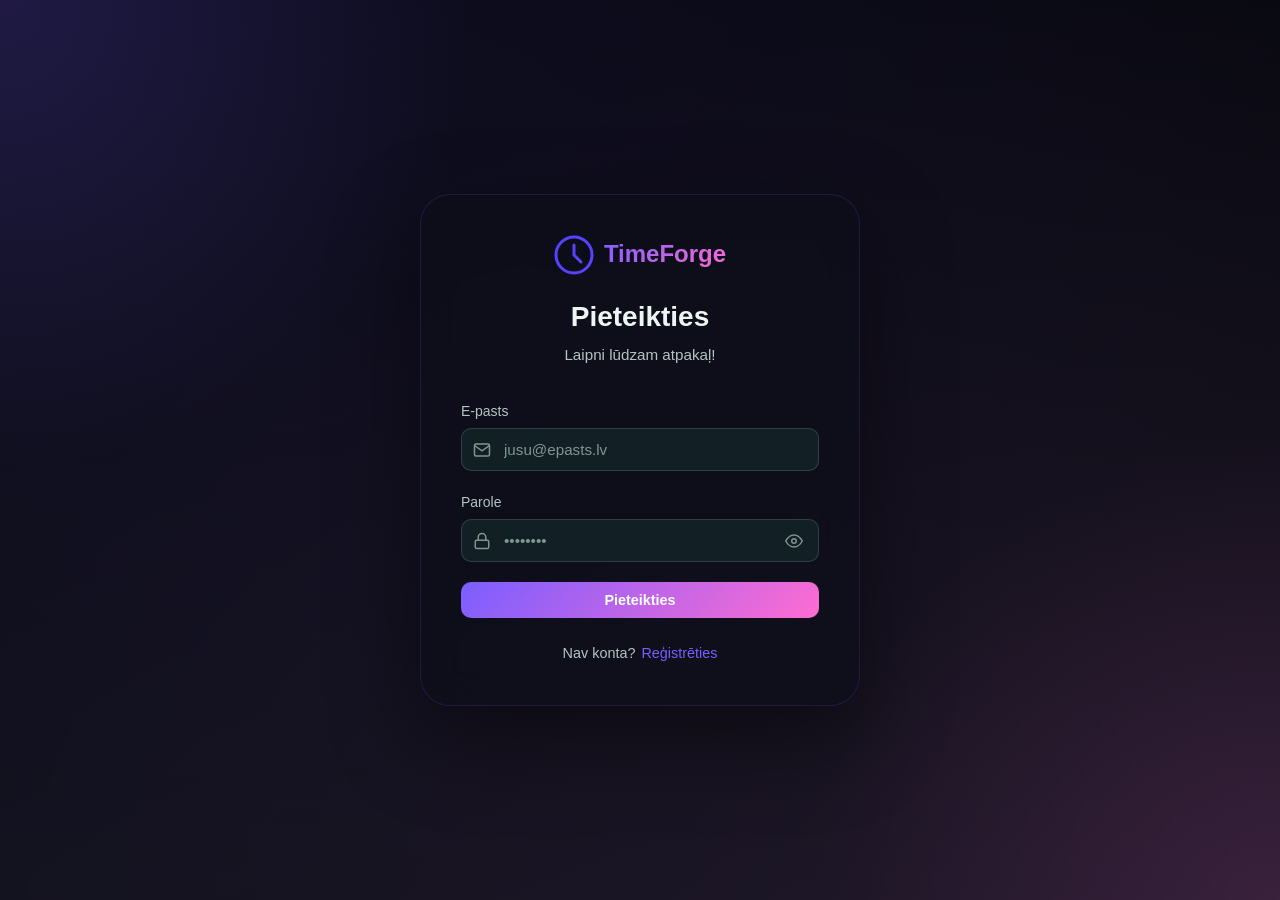
<file: timeforge/index.html>
<!DOCTYPE html>
<html lang="lv" data-theme="dark">
<head>
    <meta charset="UTF-8">
    <meta name="viewport" content="width=device-width, initial-scale=1.0">
    <title>TimeForge - Laika Plānošana</title>
    <link rel="stylesheet" href="css/styles.css">
    <link rel="stylesheet" href="css/components.css">
    <link rel="stylesheet" href="css/animations.css">
    <link rel="stylesheet" href="css/calendar.css">
    <link rel="stylesheet" href="css/timer.css">
    <link rel="preconnect" href="https://fonts.googleapis.com">
    <link rel="preconnect" href="https://fonts.gstatic.com" crossorigin>
    <link href="https://fonts.googleapis.com/css2?family=Inter:wght@300;400;500;600;700&display=swap" rel="stylesheet">
</head>
<body>
    <!-- Toast Container -->
    <div id="toast-container"></div>
    
    <!-- Confetti Canvas -->
    <canvas id="confetti-canvas"></canvas>
    
    <!-- Achievement Notification -->
    <div id="achievement-popup" class="achievement-popup hidden">
        <div class="achievement-content">
            <div class="achievement-glow"></div>
            <div class="achievement-icon">🏆</div>
            <h3 class="achievement-title"></h3>
            <p class="achievement-description"></p>
            <div class="achievement-points">+<span>0</span> XP</div>
        </div>
    </div>

    <!-- App Container -->
    <div id="app">
        <!-- Auth Pages -->
        <div id="auth-container" class="auth-container">
            <!-- Login Page -->
            <div id="login-page" class="auth-page active">
                <div class="auth-card">
                    <div class="auth-header">
                        <div class="logo">
                            <svg class="logo-icon" viewBox="0 0 40 40" fill="none">
                                <circle cx="20" cy="20" r="18" stroke="url(#gradient1)" stroke-width="3"/>
                                <path d="M20 10V20L27 27" stroke="url(#gradient1)" stroke-width="3" stroke-linecap="round"/>
                                <defs>
                                    <linearGradient id="gradient1" x1="0" y1="0" x2="40" y2="40">
                                        <stop offset="0%" stop-color="#5641FF"/>
                                        <stop offset="100%" stop-color="#FF6CD2"/>
                                    </linearGradient>
                                </defs>
                            </svg>
                            <span class="logo-text">TimeForge</span>
                        </div>
                        <h1 data-i18n="login.title">Pieteikties</h1>
                        <p data-i18n="login.subtitle">Laipni lūdzam atpakaļ!</p>
                    </div>
                    <form id="login-form" class="auth-form">
                        <div class="form-group">
                            <label for="login-email" data-i18n="form.email">E-pasts</label>
                            <div class="input-wrapper">
                                <svg class="input-icon" viewBox="0 0 24 24" fill="none" stroke="currentColor" stroke-width="2">
                                    <path d="M4 4h16c1.1 0 2 .9 2 2v12c0 1.1-.9 2-2 2H4c-1.1 0-2-.9-2-2V6c0-1.1.9-2 2-2z"/>
                                    <polyline points="22,6 12,13 2,6"/>
                                </svg>
                                <input type="email" id="login-email" required placeholder="jusu@epasts.lv">
                            </div>
                        </div>
                        <div class="form-group">
                            <label for="login-password" data-i18n="form.password">Parole</label>
                            <div class="input-wrapper">
                                <svg class="input-icon" viewBox="0 0 24 24" fill="none" stroke="currentColor" stroke-width="2">
                                    <rect x="3" y="11" width="18" height="11" rx="2" ry="2"/>
                                    <path d="M7 11V7a5 5 0 0 1 10 0v4"/>
                                </svg>
                                <input type="password" id="login-password" required placeholder="••••••••">
                                <button type="button" class="toggle-password" aria-label="Toggle password visibility">
                                    <svg class="eye-open" viewBox="0 0 24 24" fill="none" stroke="currentColor" stroke-width="2">
                                        <path d="M1 12s4-8 11-8 11 8 11 8-4 8-11 8-11-8-11-8z"/>
                                        <circle cx="12" cy="12" r="3"/>
                                    </svg>
                                    <svg class="eye-closed hidden" viewBox="0 0 24 24" fill="none" stroke="currentColor" stroke-width="2">
                                        <path d="M17.94 17.94A10.07 10.07 0 0 1 12 20c-7 0-11-8-11-8a18.45 18.45 0 0 1 5.06-5.94M9.9 4.24A9.12 9.12 0 0 1 12 4c7 0 11 8 11 8a18.5 18.5 0 0 1-2.16 3.19m-6.72-1.07a3 3 0 1 1-4.24-4.24"/>
                                        <line x1="1" y1="1" x2="23" y2="23"/>
                                    </svg>
                                </button>
                            </div>
                        </div>
                        <button type="submit" class="btn btn-primary btn-block ripple">
                            <span data-i18n="login.submit">Pieteikties</span>
                        </button>
                    </form>
                    <div class="auth-footer">
                        <p data-i18n="login.noAccount">Nav konta?</p>
                        <a href="#" id="show-register" data-i18n="login.register">Reģistrēties</a>
                    </div>
                </div>
            </div>

            <!-- Register Page -->
            <div id="register-page" class="auth-page">
                <div class="auth-card">
                    <div class="auth-header">
                        <div class="logo">
                            <svg class="logo-icon" viewBox="0 0 40 40" fill="none">
                                <circle cx="20" cy="20" r="18" stroke="url(#gradient2)" stroke-width="3"/>
                                <path d="M20 10V20L27 27" stroke="url(#gradient2)" stroke-width="3" stroke-linecap="round"/>
                                <defs>
                                    <linearGradient id="gradient2" x1="0" y1="0" x2="40" y2="40">
                                        <stop offset="0%" stop-color="#5641FF"/>
                                        <stop offset="100%" stop-color="#FF6CD2"/>
                                    </linearGradient>
                                </defs>
                            </svg>
                            <span class="logo-text">TimeForge</span>
                        </div>
                        <h1 data-i18n="register.title">Reģistrācija</h1>
                        <p data-i18n="register.subtitle">Izveidojiet savu kontu</p>
                    </div>
                    <form id="register-form" class="auth-form">
                        <div class="form-row">
                            <div class="form-group">
                                <label for="register-firstname" data-i18n="form.firstName">Vārds</label>
                                <input type="text" id="register-firstname" required placeholder="Jānis">
                            </div>
                            <div class="form-group">
                                <label for="register-lastname" data-i18n="form.lastName">Uzvārds</label>
                                <input type="text" id="register-lastname" required placeholder="Bērziņš">
                            </div>
                        </div>
                        <div class="form-group">
                            <label for="register-email" data-i18n="form.email">E-pasts</label>
                            <div class="input-wrapper">
                                <svg class="input-icon" viewBox="0 0 24 24" fill="none" stroke="currentColor" stroke-width="2">
                                    <path d="M4 4h16c1.1 0 2 .9 2 2v12c0 1.1-.9 2-2 2H4c-1.1 0-2-.9-2-2V6c0-1.1.9-2 2-2z"/>
                                    <polyline points="22,6 12,13 2,6"/>
                                </svg>
                                <input type="email" id="register-email" required placeholder="jusu@epasts.lv">
                            </div>
                            <span class="error-message" id="email-error"></span>
                        </div>
                        <div class="form-group">
                            <label for="register-password" data-i18n="form.password">Parole</label>
                            <div class="input-wrapper">
                                <svg class="input-icon" viewBox="0 0 24 24" fill="none" stroke="currentColor" stroke-width="2">
                                    <rect x="3" y="11" width="18" height="11" rx="2" ry="2"/>
                                    <path d="M7 11V7a5 5 0 0 1 10 0v4"/>
                                </svg>
                                <input type="password" id="register-password" required placeholder="••••••••">
                                <button type="button" class="toggle-password" aria-label="Toggle password visibility">
                                    <svg class="eye-open" viewBox="0 0 24 24" fill="none" stroke="currentColor" stroke-width="2">
                                        <path d="M1 12s4-8 11-8 11 8 11 8-4 8-11 8-11-8-11-8z"/>
                                        <circle cx="12" cy="12" r="3"/>
                                    </svg>
                                    <svg class="eye-closed hidden" viewBox="0 0 24 24" fill="none" stroke="currentColor" stroke-width="2">
                                        <path d="M17.94 17.94A10.07 10.07 0 0 1 12 20c-7 0-11-8-11-8a18.45 18.45 0 0 1 5.06-5.94M9.9 4.24A9.12 9.12 0 0 1 12 4c7 0 11 8 11 8a18.5 18.5 0 0 1-2.16 3.19m-6.72-1.07a3 3 0 1 1-4.24-4.24"/>
                                        <line x1="1" y1="1" x2="23" y2="23"/>
                                    </svg>
                                </button>
                            </div>
                            <div class="password-strength">
                                <div class="strength-bar"><div class="strength-fill"></div></div>
                                <span class="strength-text" data-i18n="form.passwordStrength">Paroles stiprums</span>
                            </div>
                            <ul class="password-requirements">
                                <li id="req-length"><span class="check">✓</span> <span data-i18n="form.req.length">Vismaz 8 rakstzīmes</span></li>
                                <li id="req-upper"><span class="check">✓</span> <span data-i18n="form.req.upper">Vismaz viens lielais burts</span></li>
                                <li id="req-number"><span class="check">✓</span> <span data-i18n="form.req.number">Vismaz viens cipars</span></li>
                                <li id="req-special"><span class="check">✓</span> <span data-i18n="form.req.special">Vismaz viens speciālais simbols</span></li>
                            </ul>
                            <span class="error-message" id="password-error"></span>
                        </div>
                        <div class="form-group">
                            <label for="register-confirm" data-i18n="form.confirmPassword">Apstiprināt paroli</label>
                            <div class="input-wrapper">
                                <svg class="input-icon" viewBox="0 0 24 24" fill="none" stroke="currentColor" stroke-width="2">
                                    <rect x="3" y="11" width="18" height="11" rx="2" ry="2"/>
                                    <path d="M7 11V7a5 5 0 0 1 10 0v4"/>
                                </svg>
                                <input type="password" id="register-confirm" required placeholder="••••••••">
                            </div>
                            <span class="error-message" id="confirm-error"></span>
                        </div>
                        <button type="submit" class="btn btn-primary btn-block ripple">
                            <span data-i18n="register.submit">Reģistrēties</span>
                        </button>
                    </form>
                    <div class="auth-footer">
                        <p data-i18n="register.hasAccount">Jau ir konts?</p>
                        <a href="#" id="show-login" data-i18n="register.login">Pieteikties</a>
                    </div>
                </div>
            </div>
        </div>

        <!-- Main App (Dashboard) -->
        <div id="main-app" class="main-app hidden">
            <!-- Sidebar -->
            <aside id="sidebar" class="sidebar">
                <div class="sidebar-header">
                    <div class="logo">
                        <svg class="logo-icon" viewBox="0 0 40 40" fill="none">
                            <circle cx="20" cy="20" r="18" stroke="url(#gradient3)" stroke-width="3"/>
                            <path d="M20 10V20L27 27" stroke="url(#gradient3)" stroke-width="3" stroke-linecap="round"/>
                            <defs>
                                <linearGradient id="gradient3" x1="0" y1="0" x2="40" y2="40">
                                    <stop offset="0%" stop-color="#5641FF"/>
                                    <stop offset="100%" stop-color="#FF6CD2"/>
                                </linearGradient>
                            </defs>
                        </svg>
                        <span class="logo-text">TimeForge</span>
                    </div>
                    <button id="sidebar-toggle" class="sidebar-toggle">
                        <svg viewBox="0 0 24 24" fill="none" stroke="currentColor" stroke-width="2">
                            <line x1="3" y1="12" x2="21" y2="12"/>
                            <line x1="3" y1="6" x2="21" y2="6"/>
                            <line x1="3" y1="18" x2="21" y2="18"/>
                        </svg>
                    </button>
                </div>
                
                <nav class="sidebar-nav">
                    <a href="#" class="nav-item active" data-page="dashboard">
                        <svg viewBox="0 0 24 24" fill="none" stroke="currentColor" stroke-width="2">
                            <rect x="3" y="3" width="7" height="7"/>
                            <rect x="14" y="3" width="7" height="7"/>
                            <rect x="14" y="14" width="7" height="7"/>
                            <rect x="3" y="14" width="7" height="7"/>
                        </svg>
                        <span data-i18n="nav.dashboard">Panelis</span>
                    </a>
                    <a href="#" class="nav-item" data-page="projects">
                        <svg viewBox="0 0 24 24" fill="none" stroke="currentColor" stroke-width="2">
                            <path d="M22 19a2 2 0 0 1-2 2H4a2 2 0 0 1-2-2V5a2 2 0 0 1 2-2h5l2 3h9a2 2 0 0 1 2 2z"/>
                        </svg>
                        <span data-i18n="nav.projects">Projekti</span>
                    </a>
                    <a href="#" class="nav-item" data-page="tasks">
                        <svg viewBox="0 0 24 24" fill="none" stroke="currentColor" stroke-width="2">
                            <path d="M9 11l3 3L22 4"/>
                            <path d="M21 12v7a2 2 0 0 1-2 2H5a2 2 0 0 1-2-2V5a2 2 0 0 1 2-2h11"/>
                        </svg>
                        <span data-i18n="nav.tasks">Uzdevumi</span>
                    </a>
                    <a href="#" class="nav-item" data-page="calendar">
                        <svg viewBox="0 0 24 24" fill="none" stroke="currentColor" stroke-width="2">
                            <rect x="3" y="4" width="18" height="18" rx="2" ry="2"/>
                            <line x1="16" y1="2" x2="16" y2="6"/>
                            <line x1="8" y1="2" x2="8" y2="6"/>
                            <line x1="3" y1="10" x2="21" y2="10"/>
                        </svg>
                        <span data-i18n="nav.calendar">Kalendārs</span>
                    </a>
                    <a href="#" class="nav-item" data-page="timer">
                        <svg viewBox="0 0 24 24" fill="none" stroke="currentColor" stroke-width="2">
                            <circle cx="12" cy="12" r="10"/>
                            <polyline points="12 6 12 12 16 14"/>
                        </svg>
                        <span data-i18n="nav.timer">Fokusa taimeris</span>
                    </a>
                    <a href="#" class="nav-item" data-page="achievements">
                        <svg viewBox="0 0 24 24" fill="none" stroke="currentColor" stroke-width="2">
                            <circle cx="12" cy="8" r="7"/>
                            <polyline points="8.21 13.89 7 23 12 20 17 23 15.79 13.88"/>
                        </svg>
                        <span data-i18n="nav.achievements">Sasniegumi</span>
                    </a>
                    <a href="#" class="nav-item" data-page="analytics">
                        <svg viewBox="0 0 24 24" fill="none" stroke="currentColor" stroke-width="2">
                            <line x1="18" y1="20" x2="18" y2="10"/>
                            <line x1="12" y1="20" x2="12" y2="4"/>
                            <line x1="6" y1="20" x2="6" y2="14"/>
                        </svg>
                        <span data-i18n="nav.analytics">Analītika</span>
                    </a>
                    <a href="#" class="nav-item" data-page="notifications">
                        <svg viewBox="0 0 24 24" fill="none" stroke="currentColor" stroke-width="2">
                            <path d="M18 8A6 6 0 0 0 6 8c0 7-3 9-3 9h18s-3-2-3-9"/>
                            <path d="M13.73 21a2 2 0 0 1-3.46 0"/>
                        </svg>
                        <span data-i18n="nav.notifications">Paziņojumi</span>
                        <span class="nav-badge" id="notification-badge">0</span>
                    </a>
                    <a href="#" class="nav-item admin-only" data-page="admin">
                        <svg viewBox="0 0 24 24" fill="none" stroke="currentColor" stroke-width="2">
                            <circle cx="12" cy="12" r="3"/>
                            <path d="M19.4 15a1.65 1.65 0 0 0 .33 1.82l.06.06a2 2 0 0 1 0 2.83 2 2 0 0 1-2.83 0l-.06-.06a1.65 1.65 0 0 0-1.82-.33 1.65 1.65 0 0 0-1 1.51V21a2 2 0 0 1-2 2 2 2 0 0 1-2-2v-.09A1.65 1.65 0 0 0 9 19.4a1.65 1.65 0 0 0-1.82.33l-.06.06a2 2 0 0 1-2.83 0 2 2 0 0 1 0-2.83l.06-.06a1.65 1.65 0 0 0 .33-1.82 1.65 1.65 0 0 0-1.51-1H3a2 2 0 0 1-2-2 2 2 0 0 1 2-2h.09A1.65 1.65 0 0 0 4.6 9a1.65 1.65 0 0 0-.33-1.82l-.06-.06a2 2 0 0 1 0-2.83 2 2 0 0 1 2.83 0l.06.06a1.65 1.65 0 0 0 1.82.33H9a1.65 1.65 0 0 0 1-1.51V3a2 2 0 0 1 2-2 2 2 0 0 1 2 2v.09a1.65 1.65 0 0 0 1 1.51 1.65 1.65 0 0 0 1.82-.33l.06-.06a2 2 0 0 1 2.83 0 2 2 0 0 1 0 2.83l-.06.06a1.65 1.65 0 0 0-.33 1.82V9a1.65 1.65 0 0 0 1.51 1H21a2 2 0 0 1 2 2 2 2 0 0 1-2 2h-.09a1.65 1.65 0 0 0-1.51 1z"/>
                        </svg>
                        <span data-i18n="nav.admin">Administrācija</span>
                    </a>
                </nav>

                <div class="sidebar-footer">
                    <div class="user-level">
                        <div class="level-info">
                            <span class="level-badge">Līm. <span id="user-level">1</span></span>
                            <span class="xp-text"><span id="user-xp">0</span> / <span id="next-level-xp">100</span> XP</span>
                        </div>
                        <div class="level-progress">
                            <div class="level-progress-fill" id="level-progress-fill"></div>
                        </div>
                    </div>
                    <a href="#" class="nav-item" data-page="profile">
                        <svg viewBox="0 0 24 24" fill="none" stroke="currentColor" stroke-width="2">
                            <path d="M20 21v-2a4 4 0 0 0-4-4H8a4 4 0 0 0-4 4v2"/>
                            <circle cx="12" cy="7" r="4"/>
                        </svg>
                        <span data-i18n="nav.profile">Profils</span>
                    </a>
                    <a href="#" class="nav-item" id="logout-btn">
                        <svg viewBox="0 0 24 24" fill="none" stroke="currentColor" stroke-width="2">
                            <path d="M9 21H5a2 2 0 0 1-2-2V5a2 2 0 0 1 2-2h4"/>
                            <polyline points="16 17 21 12 16 7"/>
                            <line x1="21" y1="12" x2="9" y2="12"/>
                        </svg>
                        <span data-i18n="nav.logout">Iziet</span>
                    </a>
                </div>
            </aside>

            <!-- Main Content -->
            <main class="main-content">
                <!-- Header -->
                <header class="main-header">
                    <div class="header-left">
                        <button id="mobile-menu-btn" class="mobile-menu-btn">
                            <svg viewBox="0 0 24 24" fill="none" stroke="currentColor" stroke-width="2">
                                <line x1="3" y1="12" x2="21" y2="12"/>
                                <line x1="3" y1="6" x2="21" y2="6"/>
                                <line x1="3" y1="18" x2="21" y2="18"/>
                            </svg>
                        </button>
                        <div class="search-box">
                            <svg viewBox="0 0 24 24" fill="none" stroke="currentColor" stroke-width="2">
                                <circle cx="11" cy="11" r="8"/>
                                <line x1="21" y1="21" x2="16.65" y2="16.65"/>
                            </svg>
                            <input type="text" id="global-search" placeholder="Meklēt..." data-i18n-placeholder="header.search">
                        </div>
                    </div>
                    <div class="header-right">
                        <button id="theme-toggle" class="icon-btn" title="Mainīt tēmu">
                            <svg class="sun-icon" viewBox="0 0 24 24" fill="none" stroke="currentColor" stroke-width="2">
                                <circle cx="12" cy="12" r="5"/>
                                <line x1="12" y1="1" x2="12" y2="3"/>
                                <line x1="12" y1="21" x2="12" y2="23"/>
                                <line x1="4.22" y1="4.22" x2="5.64" y2="5.64"/>
                                <line x1="18.36" y1="18.36" x2="19.78" y2="19.78"/>
                                <line x1="1" y1="12" x2="3" y2="12"/>
                                <line x1="21" y1="12" x2="23" y2="12"/>
                                <line x1="4.22" y1="19.78" x2="5.64" y2="18.36"/>
                                <line x1="18.36" y1="5.64" x2="19.78" y2="4.22"/>
                            </svg>
                            <svg class="moon-icon hidden" viewBox="0 0 24 24" fill="none" stroke="currentColor" stroke-width="2">
                                <path d="M21 12.79A9 9 0 1 1 11.21 3 7 7 0 0 0 21 12.79z"/>
                            </svg>
                        </button>
                        <div class="language-selector">
                            <button id="lang-toggle" class="icon-btn">
                                <span id="current-lang">LV</span>
                            </button>
                            <div class="language-dropdown">
                                <button data-lang="lv" class="active">Latviešu</button>
                                <button data-lang="en">English</button>
                            </div>
                        </div>
                        <button id="notifications-btn" class="icon-btn">
                            <svg viewBox="0 0 24 24" fill="none" stroke="currentColor" stroke-width="2">
                                <path d="M18 8A6 6 0 0 0 6 8c0 7-3 9-3 9h18s-3-2-3-9"/>
                                <path d="M13.73 21a2 2 0 0 1-3.46 0"/>
                            </svg>
                            <span class="notification-dot" id="header-notification-dot"></span>
                        </button>
                        <div class="user-menu">
                            <button id="user-menu-btn" class="user-avatar">
                                <span id="user-initials">JB</span>
                            </button>
                            <div class="user-dropdown">
                                <div class="user-info">
                                    <span class="user-name" id="dropdown-user-name">Jānis Bērziņš</span>
                                    <span class="user-email" id="dropdown-user-email">janis@epasts.lv</span>
                                </div>
                                <hr>
                                <a href="#" data-page="profile" class="dropdown-item">
                                    <svg viewBox="0 0 24 24" fill="none" stroke="currentColor" stroke-width="2">
                                        <path d="M20 21v-2a4 4 0 0 0-4-4H8a4 4 0 0 0-4 4v2"/>
                                        <circle cx="12" cy="7" r="4"/>
                                    </svg>
                                    <span data-i18n="nav.profile">Profils</span>
                                </a>
                                <a href="#" id="dropdown-logout" class="dropdown-item">
                                    <svg viewBox="0 0 24 24" fill="none" stroke="currentColor" stroke-width="2">
                                        <path d="M9 21H5a2 2 0 0 1-2-2V5a2 2 0 0 1 2-2h4"/>
                                        <polyline points="16 17 21 12 16 7"/>
                                        <line x1="21" y1="12" x2="9" y2="12"/>
                                    </svg>
                                    <span data-i18n="nav.logout">Iziet</span>
                                </a>
                            </div>
                        </div>
                    </div>
                </header>

                <!-- Page Container -->
                <div class="page-container">
                    <!-- Dashboard Page -->
                    <div id="dashboard-page" class="page active"></div>
                    
                    <!-- Projects Page -->
                    <div id="projects-page" class="page"></div>
                    
                    <!-- Tasks Page -->
                    <div id="tasks-page" class="page"></div>
                    
                    <!-- Calendar Page -->
                    <div id="calendar-page" class="page"></div>
                    
                    <!-- Timer Page -->
                    <div id="timer-page" class="page"></div>
                    
                    <!-- Achievements Page -->
                    <div id="achievements-page" class="page"></div>
                    
                    <!-- Analytics Page -->
                    <div id="analytics-page" class="page"></div>
                    
                    <!-- Notifications Page -->
                    <div id="notifications-page" class="page"></div>
                    
                    <!-- Profile Page -->
                    <div id="profile-page" class="page"></div>
                    
                    <!-- Admin Page -->
                    <div id="admin-page" class="page"></div>
                </div>
            </main>
        </div>
    </div>

    <!-- Modal Container -->
    <div id="modal-overlay" class="modal-overlay hidden">
        <div id="modal-container" class="modal-container"></div>
    </div>

    <!-- Scripts (loaded in dependency order) -->
    <script src="js/i18n.js"></script>
    <script src="js/utils.js"></script>
    <script src="js/store.js"></script>
    <script src="js/toast.js"></script>
    <script src="js/confetti.js"></script>
    <script src="js/auth.js"></script>
    <script src="js/achievements.js"></script>
    <script src="js/quotes.js"></script>
    <script src="js/projects.js"></script>
    <script src="js/tasks.js"></script>
    <script src="js/calendar.js"></script>
    <script src="js/timer.js"></script>
    <script src="js/dashboard.js"></script>
    <script src="js/analytics.js"></script>
    <script src="js/notifications.js"></script>
    <script src="js/profile.js"></script>
    <script src="js/admin.js"></script>
    <script src="js/app.js"></script>
</body>
</html>
</file>
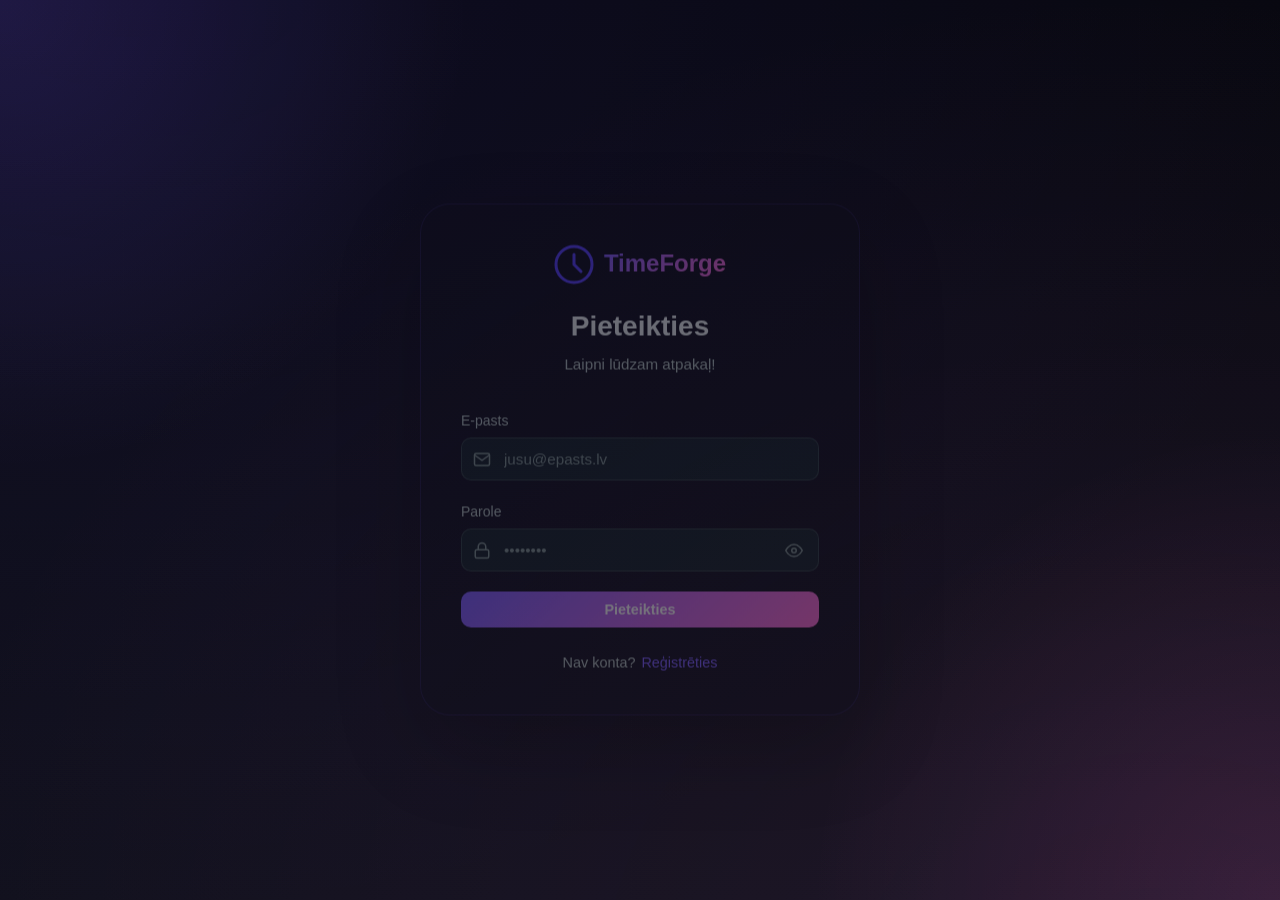
<file: timeforge/admin/index.html>
<!DOCTYPE html>
<html lang="en" data-theme="dark">
<head>
    <meta charset="UTF-8">
    <meta name="viewport" content="width=device-width, initial-scale=1.0">
    <title>TimeForge — Admin Panel</title>
    <link rel="preconnect" href="https://fonts.googleapis.com">
    <link rel="preconnect" href="https://fonts.gstatic.com" crossorigin>
    <link href="https://fonts.googleapis.com/css2?family=Inter:wght@300;400;500;600;700&display=swap" rel="stylesheet">
    <link rel="stylesheet" href="css/admin.css">
    <link rel="icon" type="image/svg+xml" href="../favicon.svg">
    <link rel="shortcut icon" href="../favicon.svg" type="image/svg+xml">
</head>
<body>

<!-- Loading Screen -->
<div id="loading-screen" class="loading-screen">
    <div class="loading-inner">
        <svg viewBox="0 0 40 40" fill="none" width="48" height="48" class="loading-logo">
            <circle cx="20" cy="20" r="18" stroke="url(#ll)" stroke-width="3"/>
            <path d="M20 10V20L27 27" stroke="url(#ll)" stroke-width="3" stroke-linecap="round"/>
            <defs>
                <linearGradient id="ll" x1="0" y1="0" x2="40" y2="40">
                    <stop offset="0%" stop-color="#5641FF"/>
                    <stop offset="100%" stop-color="#FF6CD2"/>
                </linearGradient>
            </defs>
        </svg>
        <p>Loading Admin Panel…</p>
    </div>
</div>

<!-- Admin Application -->
<div id="admin-app" class="admin-app hidden">

    <!-- Sidebar -->
    <aside id="sidebar" class="sidebar">
        <div class="sidebar-brand">
            <svg viewBox="0 0 40 40" fill="none" class="brand-icon">
                <circle cx="20" cy="20" r="18" stroke="url(#lb)" stroke-width="3"/>
                <path d="M20 10V20L27 27" stroke="url(#lb)" stroke-width="3" stroke-linecap="round"/>
                <defs>
                    <linearGradient id="lb" x1="0" y1="0" x2="40" y2="40">
                        <stop offset="0%" stop-color="#5641FF"/>
                        <stop offset="100%" stop-color="#FF6CD2"/>
                    </linearGradient>
                </defs>
            </svg>
            <div class="brand-text">
                <span class="brand-name">TimeForge</span>
                <span class="brand-label">Admin Panel</span>
            </div>
        </div>

        <nav class="sidebar-nav">
            <span class="nav-group">Dashboard</span>
            <a href="#" class="nav-item active" data-section="overview">
                <svg viewBox="0 0 24 24" fill="none" stroke="currentColor" stroke-width="2"><rect x="3" y="3" width="7" height="7"/><rect x="14" y="3" width="7" height="7"/><rect x="14" y="14" width="7" height="7"/><rect x="3" y="14" width="7" height="7"/></svg>
                <span>Overview</span>
            </a>

            <span class="nav-group">Management</span>
            <a href="#" class="nav-item" data-section="users">
                <svg viewBox="0 0 24 24" fill="none" stroke="currentColor" stroke-width="2"><path d="M17 21v-2a4 4 0 0 0-4-4H5a4 4 0 0 0-4 4v2"/><circle cx="9" cy="7" r="4"/><path d="M23 21v-2a4 4 0 0 0-3-3.87"/><path d="M16 3.13a4 4 0 0 1 0 7.75"/></svg>
                <span>Users</span>
                <span class="nav-count" id="nav-users-count"></span>
            </a>
            <a href="#" class="nav-item" data-section="quotes">
                <svg viewBox="0 0 24 24" fill="none" stroke="currentColor" stroke-width="2"><path d="M21 15a2 2 0 0 1-2 2H7l-4 4V5a2 2 0 0 1 2-2h14a2 2 0 0 1 2 2z"/></svg>
                <span>Quotes</span>
                <span class="nav-count" id="nav-quotes-count"></span>
            </a>

            <span class="nav-group">System</span>
            <a href="#" class="nav-item" data-section="logs">
                <svg viewBox="0 0 24 24" fill="none" stroke="currentColor" stroke-width="2"><path d="M14 2H6a2 2 0 0 0-2 2v16a2 2 0 0 0 2 2h12a2 2 0 0 0 2-2V8z"/><polyline points="14 2 14 8 20 8"/><line x1="16" y1="13" x2="8" y2="13"/><line x1="16" y1="17" x2="8" y2="17"/></svg>
                <span>Activity Log</span>
            </a>
        </nav>

        <div class="sidebar-footer">
            <div class="admin-profile">
                <div class="admin-avatar" id="admin-avatar">A</div>
                <div class="admin-info">
                    <span class="admin-name" id="admin-name">Admin</span>
                    <span class="admin-role-label">Administrator</span>
                </div>
            </div>
            <a href="../index.html" class="back-link">
                <svg viewBox="0 0 24 24" fill="none" stroke="currentColor" stroke-width="2"><path d="M9 21H5a2 2 0 0 1-2-2V5a2 2 0 0 1 2-2h4"/><polyline points="16 17 21 12 16 7"/><line x1="21" y1="12" x2="9" y2="12"/></svg>
                <span>Back to App</span>
            </a>
        </div>
    </aside>

    <!-- Main Content -->
    <main class="main-content">

        <!-- Topbar -->
        <header class="topbar">
            <div class="topbar-left">
                <button id="sidebar-toggle" class="icon-btn">
                    <svg viewBox="0 0 24 24" fill="none" stroke="currentColor" stroke-width="2"><line x1="3" y1="12" x2="21" y2="12"/><line x1="3" y1="6" x2="21" y2="6"/><line x1="3" y1="18" x2="21" y2="18"/></svg>
                </button>
                <div class="breadcrumb">
                    <span class="breadcrumb-root">Admin</span>
                    <svg viewBox="0 0 24 24" fill="none" stroke="currentColor" stroke-width="2" width="14" height="14"><polyline points="9 18 15 12 9 6"/></svg>
                    <span id="breadcrumb-current">Overview</span>
                </div>
            </div>
            <div class="topbar-right">
                <div class="topbar-search">
                    <svg viewBox="0 0 24 24" fill="none" stroke="currentColor" stroke-width="2"><circle cx="11" cy="11" r="8"/><line x1="21" y1="21" x2="16.65" y2="16.65"/></svg>
                    <input type="text" id="topbar-search" placeholder="Search…">
                </div>
                <button id="refresh-btn" class="icon-btn" title="Refresh data">
                    <svg viewBox="0 0 24 24" fill="none" stroke="currentColor" stroke-width="2"><polyline points="23 4 23 10 17 10"/><polyline points="1 20 1 14 7 14"/><path d="M3.51 9a9 9 0 0 1 14.85-3.36L23 10M1 14l4.64 4.36A9 9 0 0 0 20.49 15"/></svg>
                </button>
                <button id="theme-toggle" class="icon-btn" title="Toggle theme">
                    <svg class="icon-sun" viewBox="0 0 24 24" fill="none" stroke="currentColor" stroke-width="2"><circle cx="12" cy="12" r="5"/><line x1="12" y1="1" x2="12" y2="3"/><line x1="12" y1="21" x2="12" y2="23"/><line x1="4.22" y1="4.22" x2="5.64" y2="5.64"/><line x1="18.36" y1="18.36" x2="19.78" y2="19.78"/><line x1="1" y1="12" x2="3" y2="12"/><line x1="21" y1="12" x2="23" y2="12"/><line x1="4.22" y1="19.78" x2="5.64" y2="18.36"/><line x1="18.36" y1="5.64" x2="19.78" y2="4.22"/></svg>
                    <svg class="icon-moon hidden" viewBox="0 0 24 24" fill="none" stroke="currentColor" stroke-width="2"><path d="M21 12.79A9 9 0 1 1 11.21 3 7 7 0 0 0 21 12.79z"/></svg>
                </button>
            </div>
        </header>

        <!-- Content Area -->
        <div class="content-area">

            <!-- Overview -->
            <section id="section-overview" class="section active">
                <div class="section-header">
                    <div>
                        <h1>Overview</h1>
                        <p class="section-desc">System statistics and recent activity</p>
                    </div>
                    <span class="last-updated" id="last-updated"></span>
                </div>
                <div id="stats-grid" class="stats-grid"></div>
                <div class="overview-grid">
                    <div class="card">
                        <div class="card-header">
                            <h3 class="card-title">Recent Users</h3>
                            <a href="#" class="card-link" data-section="users">View all →</a>
                        </div>
                        <div id="recent-users"></div>
                    </div>
                    <div class="card">
                        <div class="card-header">
                            <h3 class="card-title">Recent Activity</h3>
                            <a href="#" class="card-link" data-section="logs">View all →</a>
                        </div>
                        <div id="recent-activity"></div>
                    </div>
                </div>
            </section>

            <!-- Users -->
            <section id="section-users" class="section hidden">
                <div class="section-header">
                    <div>
                        <h1>Users</h1>
                        <p class="section-desc">Manage user accounts, roles and access</p>
                    </div>
                </div>
                <div class="toolbar">
                    <div class="search-box">
                        <svg viewBox="0 0 24 24" fill="none" stroke="currentColor" stroke-width="2"><circle cx="11" cy="11" r="8"/><line x1="21" y1="21" x2="16.65" y2="16.65"/></svg>
                        <input type="text" id="users-search" placeholder="Search by name or email…">
                    </div>
                    <div class="filter-row">
                        <select id="users-role-filter">
                            <option value="">All Roles</option>
                            <option value="admin">Admin</option>
                            <option value="user">User</option>
                        </select>
                        <select id="users-status-filter">
                            <option value="">All Status</option>
                            <option value="active">Active</option>
                            <option value="blocked">Blocked</option>
                        </select>
                    </div>
                    <span class="result-count" id="users-count-label"></span>
                    <div class="toolbar-actions">
                        <button type="button" class="btn btn-secondary" id="export-csv-btn">
                            <svg viewBox="0 0 24 24" fill="none" stroke="currentColor" stroke-width="2" width="14" height="14"><path d="M21 15v4a2 2 0 0 1-2 2H5a2 2 0 0 1-2-2v-4"/><polyline points="7 10 12 15 17 10"/><line x1="12" y1="15" x2="12" y2="3"/></svg>
                            Export CSV
                        </button>
                        <button type="button" class="btn btn-primary" id="announce-btn">
                            <svg viewBox="0 0 24 24" fill="none" stroke="currentColor" stroke-width="2" width="14" height="14"><path d="M22 17H2a3 3 0 0 0 3-3V9a7 7 0 0 1 14 0v5a3 3 0 0 0 3 3zm-8.27 4a2 2 0 0 1-3.46 0"/></svg>
                            Announce
                        </button>
                    </div>
                </div>
                <div class="card table-card">
                    <div class="table-scroll">
                        <table class="data-table">
                            <thead>
                                <tr>
                                    <th>User</th>
                                    <th>Email</th>
                                    <th>Role</th>
                                    <th>Level / XP</th>
                                    <th>Streak</th>
                                    <th>Status</th>
                                    <th>Joined</th>
                                    <th>Actions</th>
                                </tr>
                            </thead>
                            <tbody id="users-tbody"></tbody>
                        </table>
                    </div>
                </div>
            </section>

            <!-- Quotes -->
            <section id="section-quotes" class="section hidden">
                <div class="section-header">
                    <div>
                        <h1>Quotes</h1>
                        <p class="section-desc">Manage motivational quotes (Latvian &amp; English)</p>
                    </div>
                    <button class="btn btn-primary" id="add-quote-btn">
                        <svg viewBox="0 0 24 24" fill="none" stroke="currentColor" stroke-width="2" width="16" height="16"><line x1="12" y1="5" x2="12" y2="19"/><line x1="5" y1="12" x2="19" y2="12"/></svg>
                        Add Quote
                    </button>
                </div>
                <div class="toolbar">
                    <div class="search-box">
                        <svg viewBox="0 0 24 24" fill="none" stroke="currentColor" stroke-width="2"><circle cx="11" cy="11" r="8"/><line x1="21" y1="21" x2="16.65" y2="16.65"/></svg>
                        <input type="text" id="quotes-search" placeholder="Search quotes or author…">
                    </div>
                    <select id="quotes-status-filter">
                        <option value="">All</option>
                        <option value="active">Active</option>
                        <option value="inactive">Inactive</option>
                    </select>
                    <span class="result-count" id="quotes-count-label"></span>
                </div>
                <div class="card table-card">
                    <div class="table-scroll">
                        <table class="data-table">
                            <thead>
                                <tr>
                                    <th>Text (LV)</th>
                                    <th>Text (EN)</th>
                                    <th>Author</th>
                                    <th>Active</th>
                                    <th>Actions</th>
                                </tr>
                            </thead>
                            <tbody id="quotes-tbody"></tbody>
                        </table>
                    </div>
                </div>
            </section>

            <!-- Logs -->
            <section id="section-logs" class="section hidden">
                <div class="section-header">
                    <div>
                        <h1>Activity Log</h1>
                        <p class="section-desc">Audit trail of all user actions</p>
                    </div>
                </div>
                <div class="toolbar">
                    <div class="search-box">
                        <svg viewBox="0 0 24 24" fill="none" stroke="currentColor" stroke-width="2"><circle cx="11" cy="11" r="8"/><line x1="21" y1="21" x2="16.65" y2="16.65"/></svg>
                        <input type="text" id="logs-search" placeholder="Search by user or action…">
                    </div>
                    <select id="logs-action-filter">
                        <option value="">All Actions</option>
                        <option value="login">Login</option>
                        <option value="register">Register</option>
                        <option value="task">Tasks</option>
                        <option value="project">Projects</option>
                        <option value="focus">Focus</option>
                        <option value="achievement">Achievements</option>
                    </select>
                    <span class="result-count" id="logs-count-label"></span>
                </div>
                <div class="card table-card">
                    <div class="table-scroll">
                        <table class="data-table">
                            <thead>
                                <tr>
                                    <th>Time</th>
                                    <th>User</th>
                                    <th>Action</th>
                                    <th>Details</th>
                                </tr>
                            </thead>
                            <tbody id="logs-tbody"></tbody>
                        </table>
                    </div>
                </div>
            </section>

        </div>
    </main>
</div>

<!-- Modal -->
<div id="modal-overlay" class="modal-overlay hidden">
    <div id="modal-box" class="modal-box"></div>
</div>

<!-- Toast Container -->
<div id="toast-container"></div>

<script src="js/admin.js?v=2"></script>
</body>
</html>
</file>
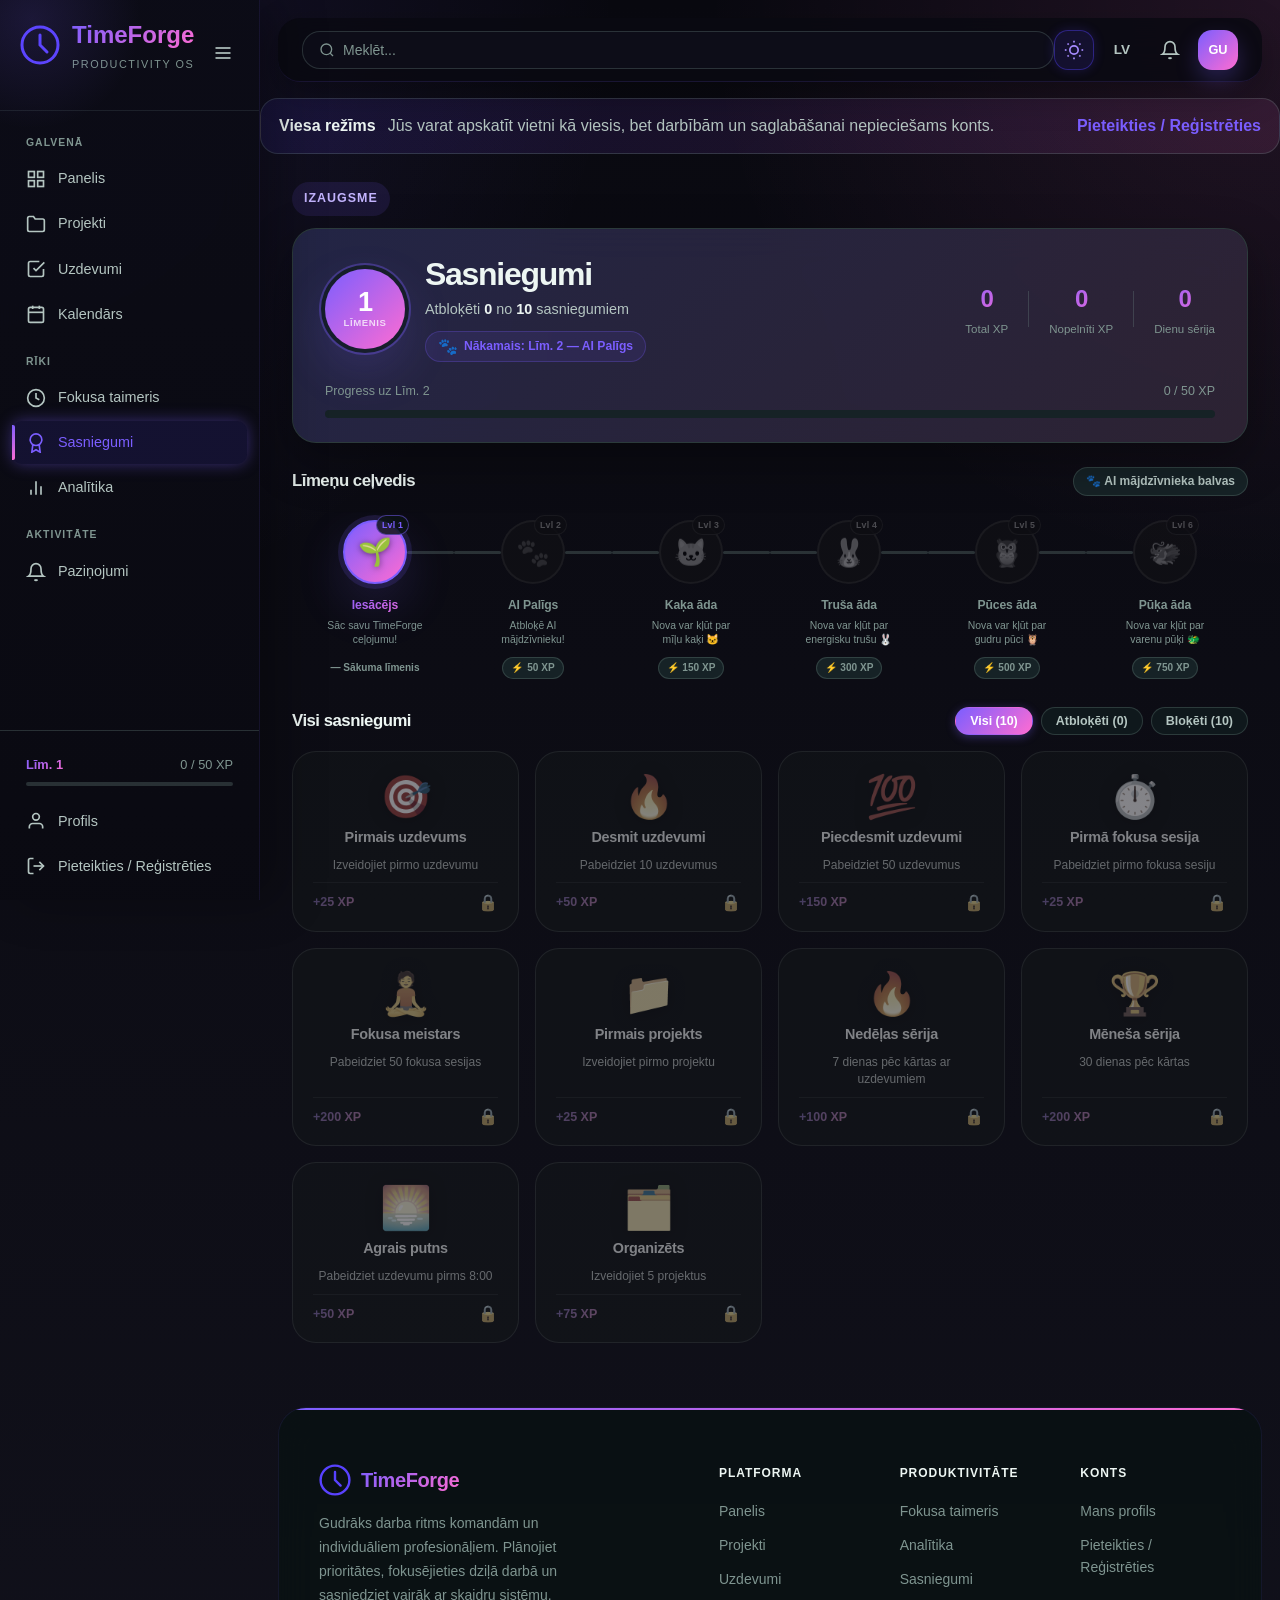
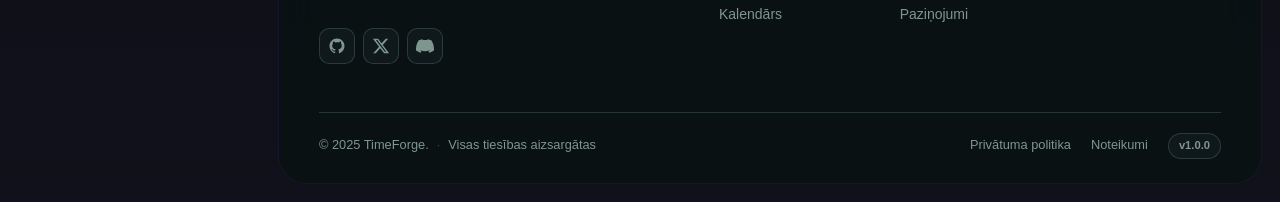
<file: timeforge/achievements.html>
<!DOCTYPE html>
<html lang="lv" data-theme="dark">
<head>
    <meta charset="UTF-8">
    <meta name="viewport" content="width=device-width, initial-scale=1.0">
    <title>TimeForge — Sasniegumi</title>
    <link rel="stylesheet" href="css/styles.css">
    <link rel="stylesheet" href="css/components.css">
    <link rel="stylesheet" href="css/animations.css">
    <link rel="stylesheet" href="css/calendar.css">
    <link rel="stylesheet" href="css/timer.css">
    <link rel="stylesheet" href="css/pet.css">
    <link rel="preconnect" href="https://fonts.googleapis.com">
    <link rel="preconnect" href="https://fonts.gstatic.com" crossorigin>
    <link href="https://fonts.googleapis.com/css2?family=Inter:wght@300;400;500;600;700&display=swap" rel="stylesheet">
    <link rel="icon" type="image/svg+xml" href="favicon.svg">
    <link rel="shortcut icon" href="favicon.svg" type="image/svg+xml">
    <script>(function(){const t=localStorage.getItem('tf_theme')||'dark';document.documentElement.setAttribute('data-theme',t);})();</script>
</head>
<body data-page="achievements">
    <div id="toast-container"></div>
    <canvas id="confetti-canvas"></canvas>
    <div id="achievement-popup" class="achievement-popup hidden">
        <div class="achievement-content">
            <div class="achievement-glow"></div>
            <div class="achievement-icon">🏆</div>
            <h3 class="achievement-title"></h3>
            <p class="achievement-description"></p>
            <div class="achievement-points">+<span>0</span> XP</div>
        </div>
    </div>

    <div id="app-loader" class="app-loader"><div class="loader-spinner"></div><span>TimeForge</span></div>
    <div id="app">
        <div id="main-app" class="main-app" style="display:none">
            <main class="main-content">
                <div class="page-container">
                    <div id="achievements-page" class="page active"></div>
                </div>
            </main>
        </div>
    </div>

    <div id="modal-overlay" class="modal-overlay hidden">
        <div id="modal-container" class="modal-container"></div>
    </div>

    <script src="js/i18n.js"></script>
    <script src="js/utils.js"></script>
    <script src="js/store.js"></script>
    <script src="js/toast.js"></script>
    <script src="js/confetti.js"></script>
    <script src="js/auth.js"></script>
    <script src="js/achievements.js"></script>
    <script src="js/quotes.js"></script>
    <script src="js/projects.js"></script>
    <script src="js/tasks.js"></script>
    <script src="js/calendar.js"></script>
    <script src="js/timer.js"></script>
    <script src="js/dashboard.js"></script>
    <script src="js/analytics.js"></script>
    <script src="js/notifications.js"></script>
    <script src="js/profile.js"></script>
    <script src="js/layout.js"></script>
    <script src="js/app.js"></script>
    <script src="js/pet.js"></script>
</body>
</html>
</file>
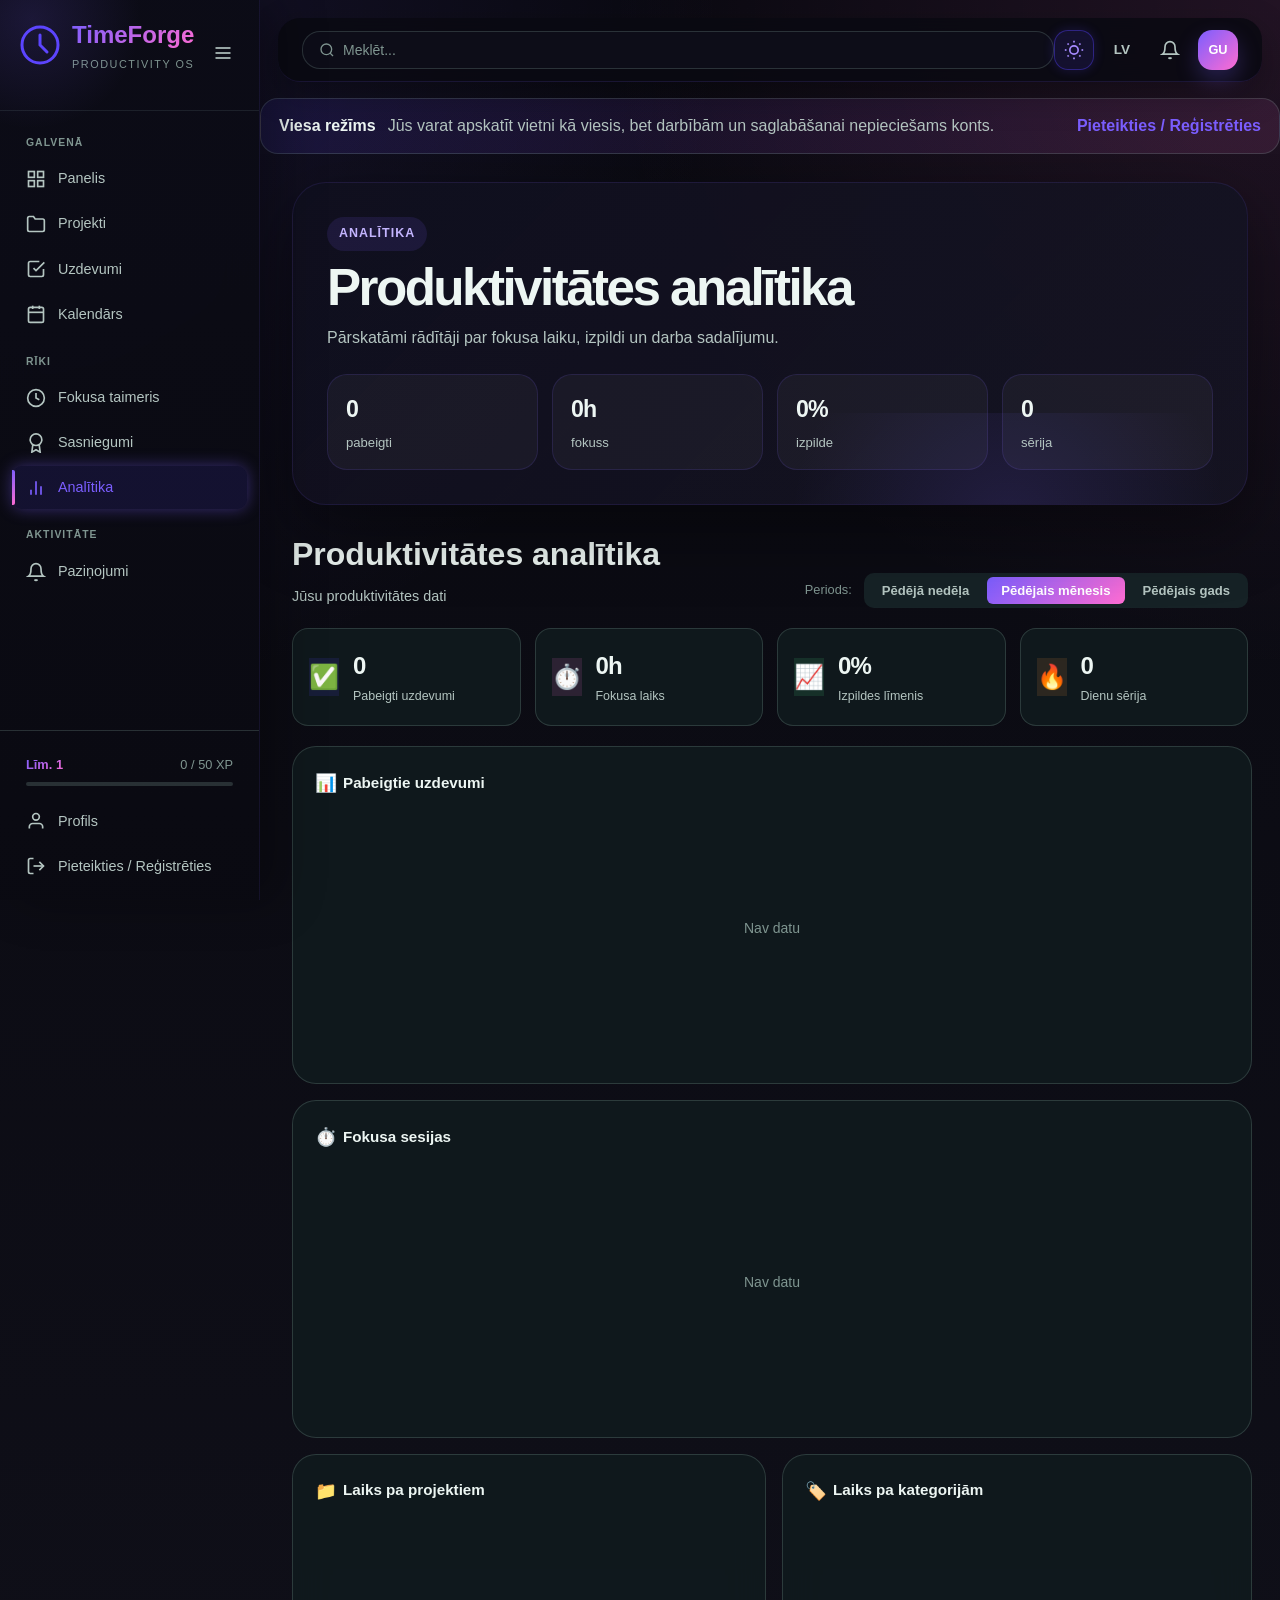
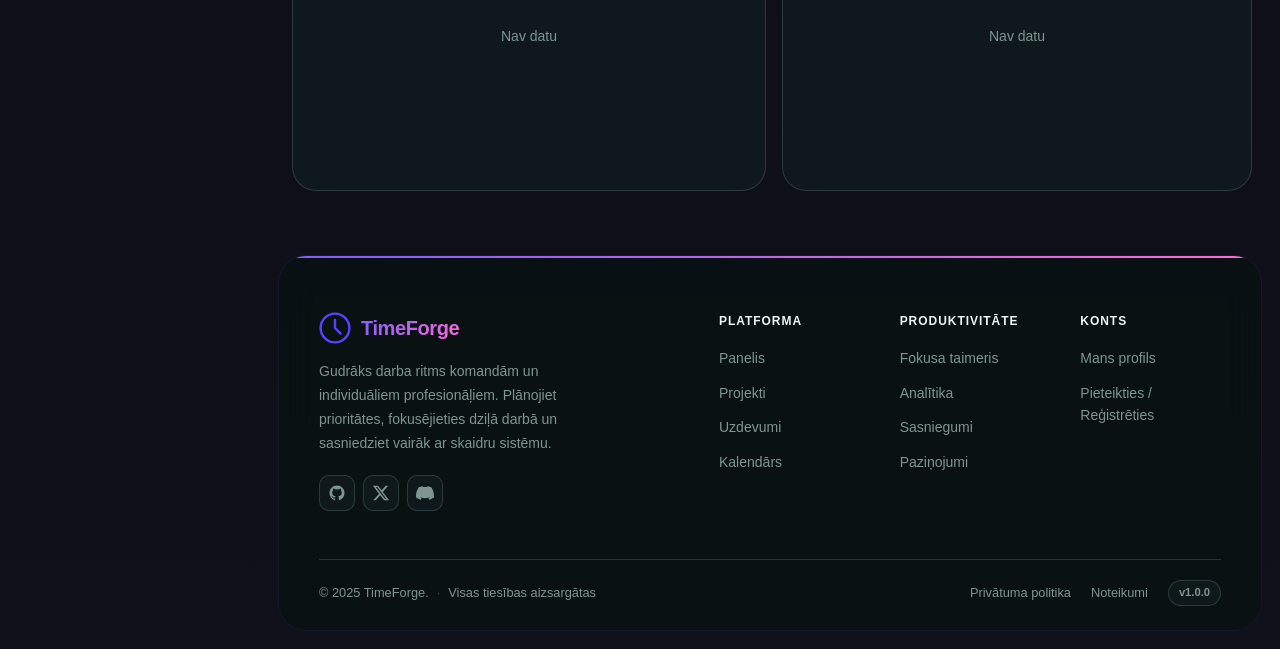
<file: timeforge/analytics.html>
<!DOCTYPE html>
<html lang="lv" data-theme="dark">
<head>
    <meta charset="UTF-8">
    <meta name="viewport" content="width=device-width, initial-scale=1.0">
    <title>TimeForge — Analītika</title>
    <link rel="stylesheet" href="css/styles.css">
    <link rel="stylesheet" href="css/components.css">
    <link rel="stylesheet" href="css/animations.css">
    <link rel="stylesheet" href="css/calendar.css">
    <link rel="stylesheet" href="css/timer.css">
    <link rel="stylesheet" href="css/pet.css">
    <link rel="preconnect" href="https://fonts.googleapis.com">
    <link rel="preconnect" href="https://fonts.gstatic.com" crossorigin>
    <link href="https://fonts.googleapis.com/css2?family=Inter:wght@300;400;500;600;700&display=swap" rel="stylesheet">
    <link rel="icon" type="image/svg+xml" href="favicon.svg">
    <link rel="shortcut icon" href="favicon.svg" type="image/svg+xml">
    <script>(function(){const t=localStorage.getItem('tf_theme')||'dark';document.documentElement.setAttribute('data-theme',t);})();</script>
</head>
<body data-page="analytics">
    <div id="toast-container"></div>
    <canvas id="confetti-canvas"></canvas>
    <div id="achievement-popup" class="achievement-popup hidden">
        <div class="achievement-content">
            <div class="achievement-glow"></div>
            <div class="achievement-icon">🏆</div>
            <h3 class="achievement-title"></h3>
            <p class="achievement-description"></p>
            <div class="achievement-points">+<span>0</span> XP</div>
        </div>
    </div>

    <div id="app-loader" class="app-loader"><div class="loader-spinner"></div><span>TimeForge</span></div>
    <div id="app">
        <div id="main-app" class="main-app" style="display:none">
            <main class="main-content">
                <div class="page-container">
                    <div id="analytics-page" class="page active"></div>
                </div>
            </main>
        </div>
    </div>

    <div id="modal-overlay" class="modal-overlay hidden">
        <div id="modal-container" class="modal-container"></div>
    </div>

    <script src="js/i18n.js"></script>
    <script src="js/utils.js"></script>
    <script src="js/store.js"></script>
    <script src="js/toast.js"></script>
    <script src="js/confetti.js"></script>
    <script src="js/auth.js"></script>
    <script src="js/achievements.js"></script>
    <script src="js/quotes.js"></script>
    <script src="js/projects.js"></script>
    <script src="js/tasks.js"></script>
    <script src="js/calendar.js"></script>
    <script src="js/timer.js"></script>
    <script src="js/dashboard.js"></script>
    <script src="js/analytics.js"></script>
    <script src="js/notifications.js"></script>
    <script src="js/profile.js"></script>
    <script src="js/layout.js"></script>
    <script src="js/app.js"></script>
    <script src="js/pet.js"></script>
</body>
</html>
</file>
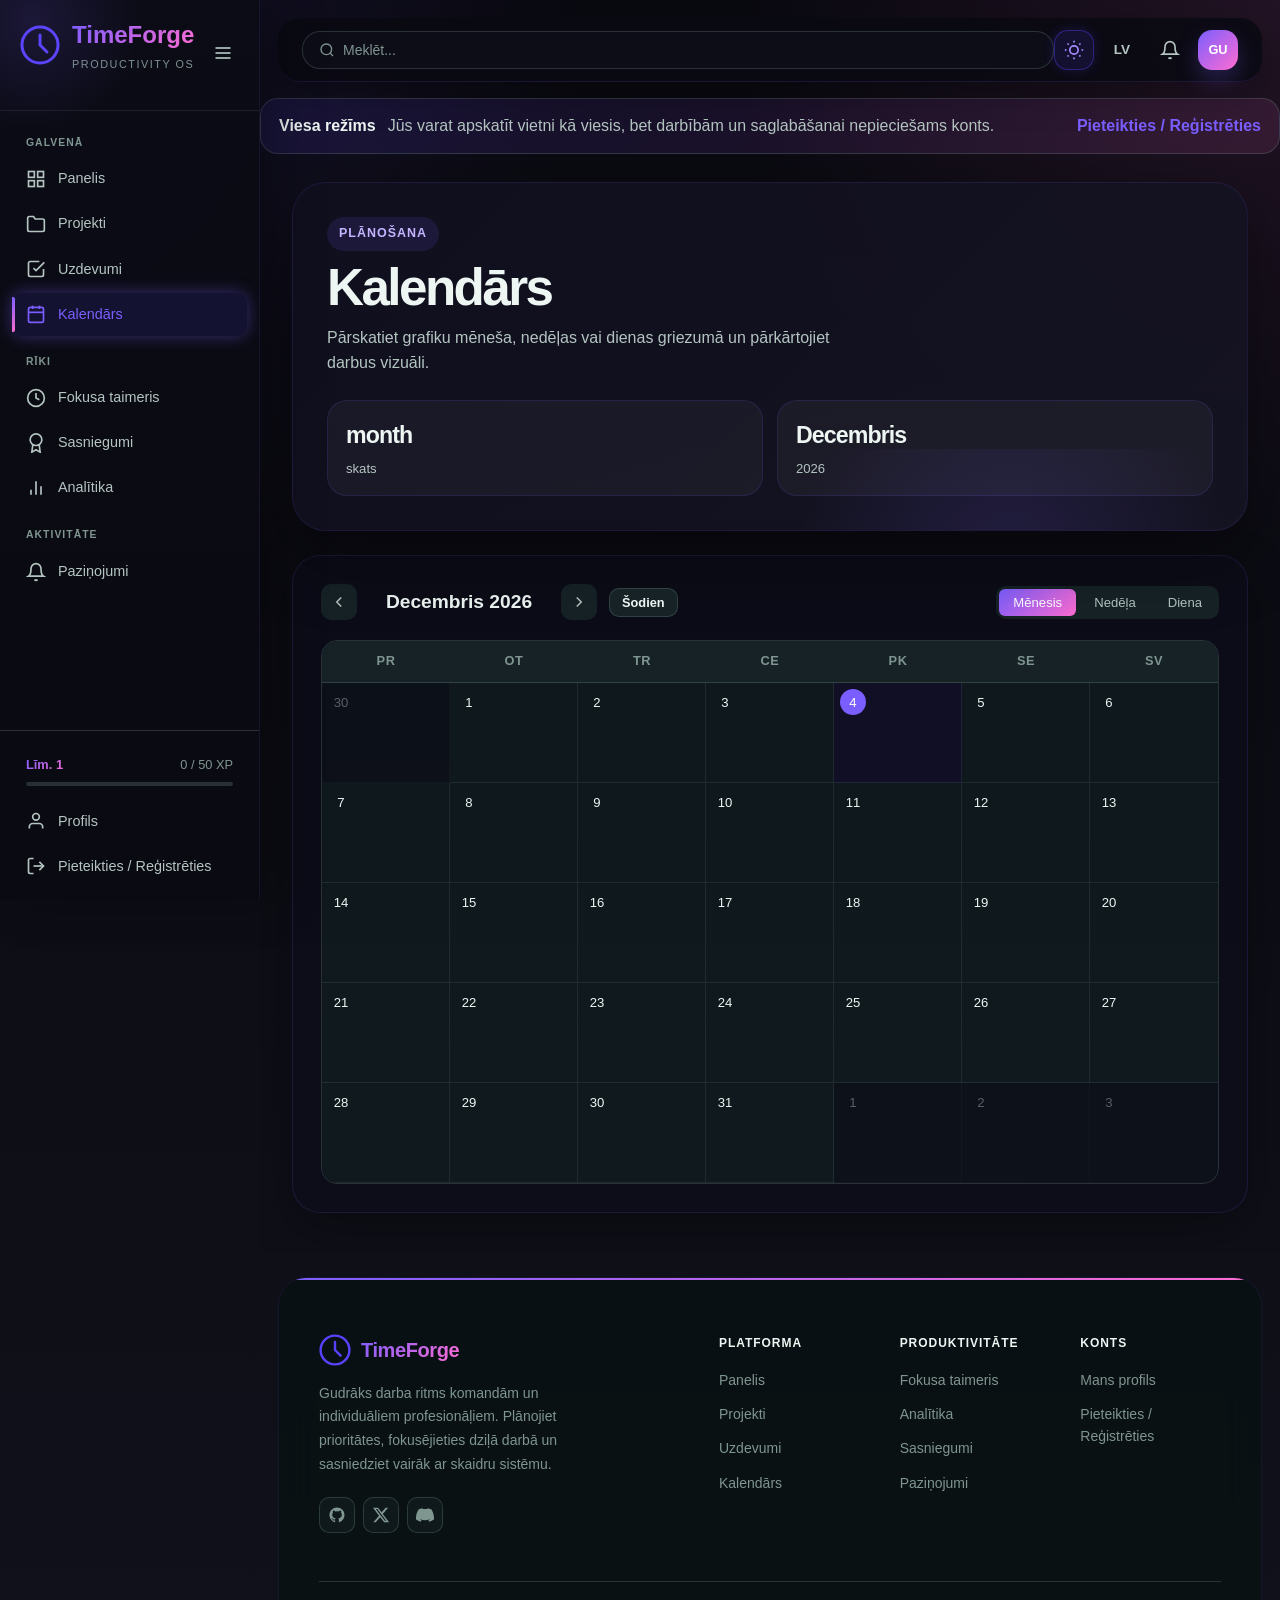
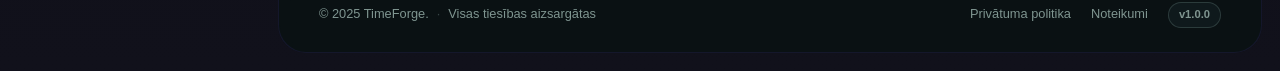
<file: timeforge/calendar.html>
<!DOCTYPE html>
<html lang="lv" data-theme="dark">
<head>
    <meta charset="UTF-8">
    <meta name="viewport" content="width=device-width, initial-scale=1.0">
    <title>TimeForge — Kalendārs</title>
    <link rel="stylesheet" href="css/styles.css">
    <link rel="stylesheet" href="css/components.css">
    <link rel="stylesheet" href="css/animations.css">
    <link rel="stylesheet" href="css/calendar.css">
    <link rel="stylesheet" href="css/timer.css">
    <link rel="stylesheet" href="css/pet.css">
    <link rel="preconnect" href="https://fonts.googleapis.com">
    <link rel="preconnect" href="https://fonts.gstatic.com" crossorigin>
    <link href="https://fonts.googleapis.com/css2?family=Inter:wght@300;400;500;600;700&display=swap" rel="stylesheet">
    <link rel="icon" type="image/svg+xml" href="favicon.svg">
    <link rel="shortcut icon" href="favicon.svg" type="image/svg+xml">
    <script>(function(){const t=localStorage.getItem('tf_theme')||'dark';document.documentElement.setAttribute('data-theme',t);})();</script>
</head>
<body data-page="calendar">
    <div id="toast-container"></div>
    <canvas id="confetti-canvas"></canvas>
    <div id="achievement-popup" class="achievement-popup hidden">
        <div class="achievement-content">
            <div class="achievement-glow"></div>
            <div class="achievement-icon">🏆</div>
            <h3 class="achievement-title"></h3>
            <p class="achievement-description"></p>
            <div class="achievement-points">+<span>0</span> XP</div>
        </div>
    </div>

    <div id="app-loader" class="app-loader"><div class="loader-spinner"></div><span>TimeForge</span></div>
    <div id="app">
        <div id="main-app" class="main-app" style="display:none">
            <main class="main-content">
                <div class="page-container">
                    <div id="calendar-page" class="page active"></div>
                </div>
            </main>
        </div>
    </div>

    <div id="modal-overlay" class="modal-overlay hidden">
        <div id="modal-container" class="modal-container"></div>
    </div>

    <script src="js/i18n.js"></script>
    <script src="js/utils.js"></script>
    <script src="js/store.js"></script>
    <script src="js/toast.js"></script>
    <script src="js/confetti.js"></script>
    <script src="js/auth.js"></script>
    <script src="js/achievements.js"></script>
    <script src="js/quotes.js"></script>
    <script src="js/projects.js"></script>
    <script src="js/tasks.js"></script>
    <script src="js/calendar.js"></script>
    <script src="js/timer.js"></script>
    <script src="js/dashboard.js"></script>
    <script src="js/analytics.js"></script>
    <script src="js/notifications.js"></script>
    <script src="js/profile.js"></script>
    <script src="js/layout.js"></script>
    <script src="js/app.js"></script>
    <script src="js/pet.js"></script>
</body>
</html>
</file>
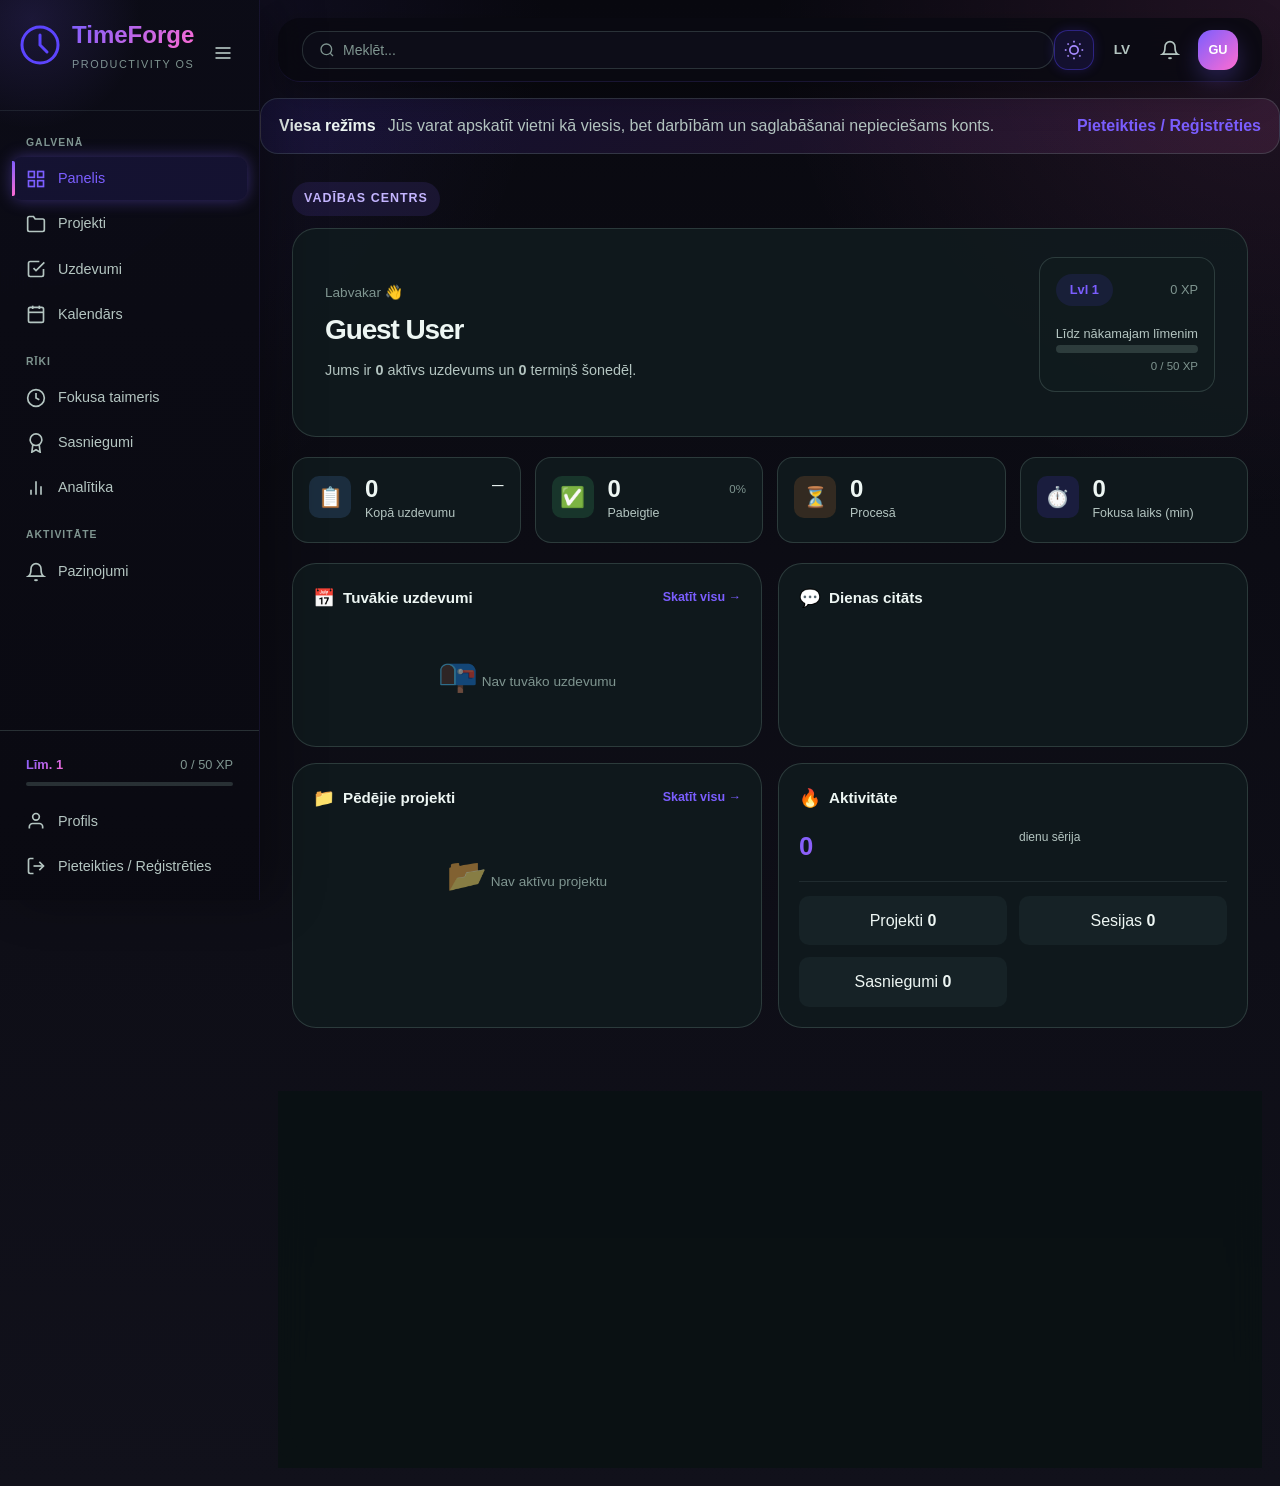
<file: timeforge/dashboard.html>
<!DOCTYPE html>
<html lang="lv" data-theme="dark">
<head>
    <meta charset="UTF-8">
    <meta name="viewport" content="width=device-width, initial-scale=1.0">
    <title>TimeForge — Panelis</title>
    <link rel="stylesheet" href="css/styles.css">
    <link rel="stylesheet" href="css/components.css">
    <link rel="stylesheet" href="css/animations.css">
    <link rel="stylesheet" href="css/calendar.css">
    <link rel="stylesheet" href="css/timer.css">
    <link rel="stylesheet" href="css/pet.css">
    <link rel="preconnect" href="https://fonts.googleapis.com">
    <link rel="preconnect" href="https://fonts.gstatic.com" crossorigin>
    <link href="https://fonts.googleapis.com/css2?family=Inter:wght@300;400;500;600;700&display=swap" rel="stylesheet">
    <link rel="icon" type="image/svg+xml" href="favicon.svg">
    <link rel="shortcut icon" href="favicon.svg" type="image/svg+xml">
    <script>(function(){const t=localStorage.getItem('tf_theme')||'dark';document.documentElement.setAttribute('data-theme',t);})();</script>
</head>
<body data-page="dashboard">
    <div id="toast-container"></div>
    <canvas id="confetti-canvas"></canvas>
    <div id="achievement-popup" class="achievement-popup hidden">
        <div class="achievement-content">
            <div class="achievement-glow"></div>
            <div class="achievement-icon">🏆</div>
            <h3 class="achievement-title"></h3>
            <p class="achievement-description"></p>
            <div class="achievement-points">+<span>0</span> XP</div>
        </div>
    </div>

    <div id="app-loader" class="app-loader"><div class="loader-spinner"></div><span>TimeForge</span></div>
    <div id="app">
        <div id="main-app" class="main-app" style="display:none">
            <main class="main-content">
                <div class="page-container">
                    <div id="dashboard-page" class="page active"></div>
                </div>
            </main>
        </div>
    </div>

    <div id="modal-overlay" class="modal-overlay hidden">
        <div id="modal-container" class="modal-container"></div>
    </div>

    <script src="js/i18n.js"></script>
    <script src="js/utils.js"></script>
    <script src="js/store.js"></script>
    <script src="js/toast.js"></script>
    <script src="js/confetti.js"></script>
    <script src="js/auth.js"></script>
    <script src="js/achievements.js"></script>
    <script src="js/quotes.js"></script>
    <script src="js/projects.js"></script>
    <script src="js/tasks.js"></script>
    <script src="js/calendar.js"></script>
    <script src="js/timer.js"></script>
    <script src="js/dashboard.js"></script>
    <script src="js/analytics.js"></script>
    <script src="js/notifications.js"></script>
    <script src="js/profile.js"></script>
    <script src="js/layout.js"></script>
    <script src="js/app.js"></script>
    <script src="js/pet.js"></script>
</body>
</html>
</file>
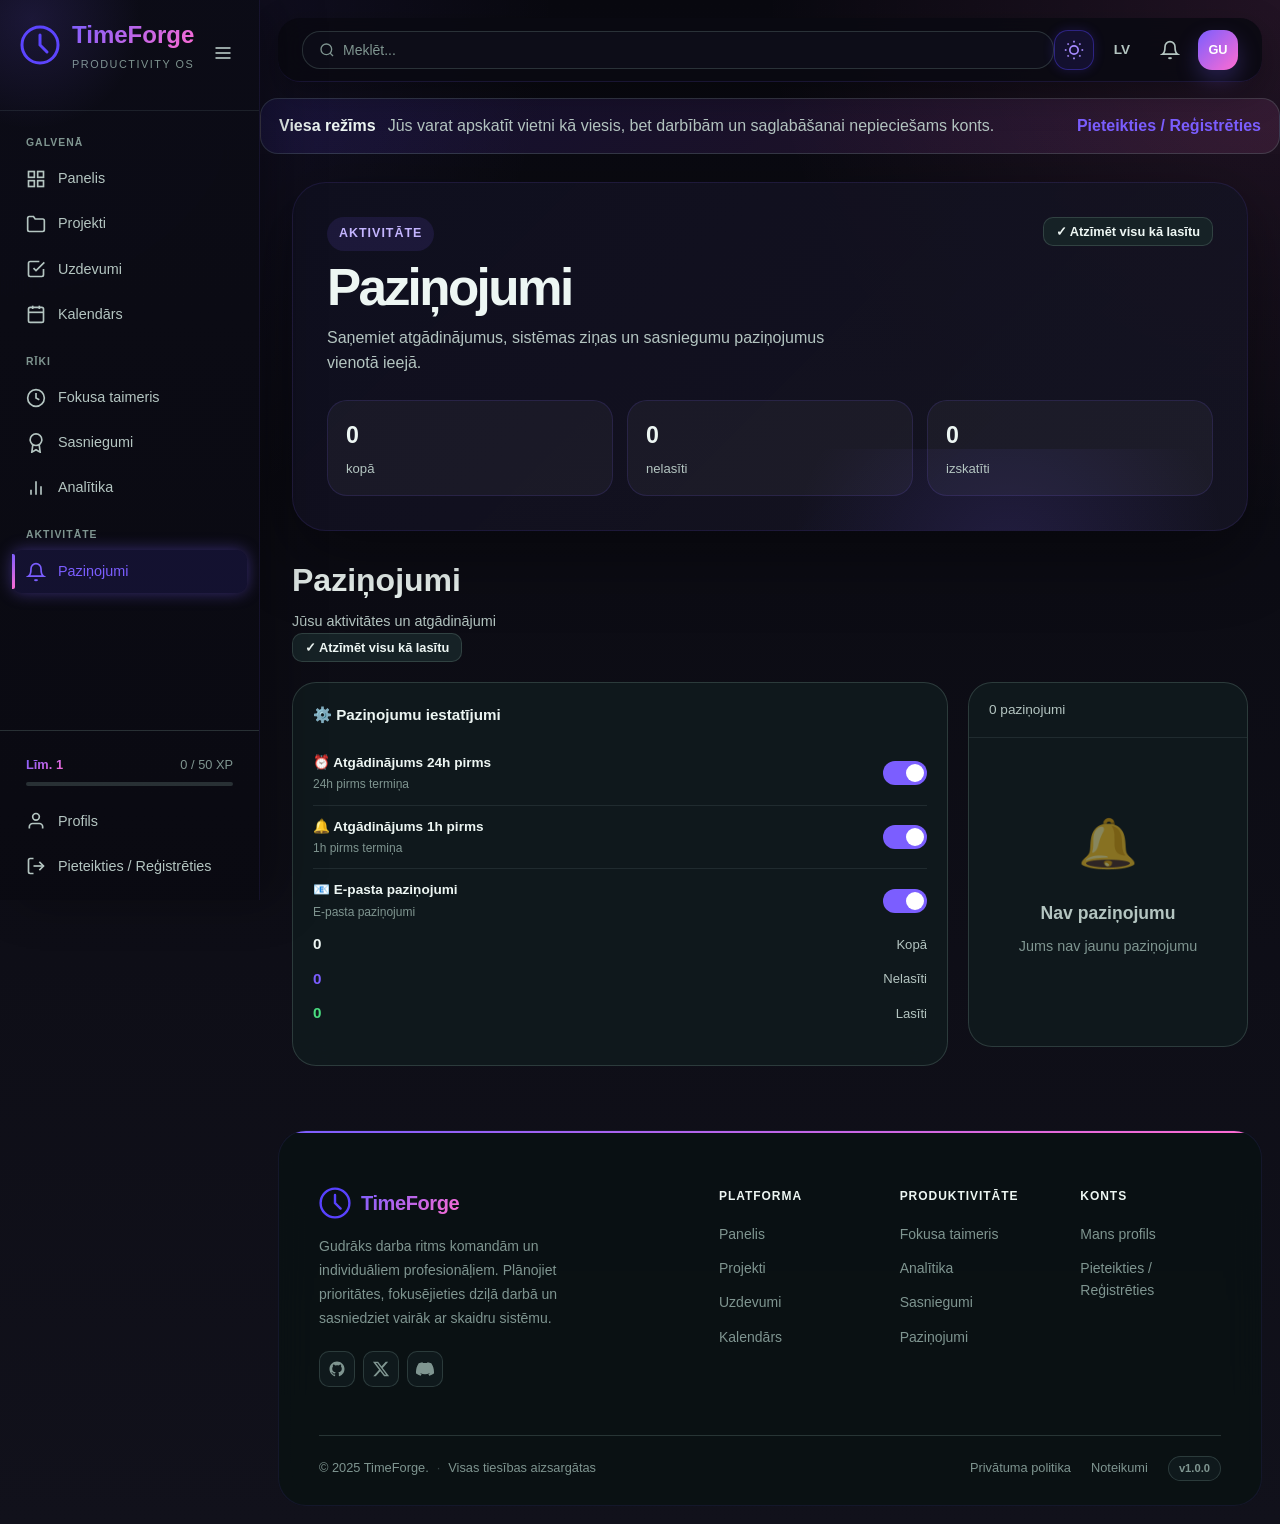
<file: timeforge/notifications.html>
<!DOCTYPE html>
<html lang="lv" data-theme="dark">
<head>
    <meta charset="UTF-8">
    <meta name="viewport" content="width=device-width, initial-scale=1.0">
    <title>TimeForge — Paziņojumi</title>
    <link rel="stylesheet" href="css/styles.css">
    <link rel="stylesheet" href="css/components.css">
    <link rel="stylesheet" href="css/animations.css">
    <link rel="stylesheet" href="css/calendar.css">
    <link rel="stylesheet" href="css/timer.css">
    <link rel="stylesheet" href="css/pet.css">
    <link rel="preconnect" href="https://fonts.googleapis.com">
    <link rel="preconnect" href="https://fonts.gstatic.com" crossorigin>
    <link href="https://fonts.googleapis.com/css2?family=Inter:wght@300;400;500;600;700&display=swap" rel="stylesheet">
    <link rel="icon" type="image/svg+xml" href="favicon.svg">
    <link rel="shortcut icon" href="favicon.svg" type="image/svg+xml">
    <script>(function(){const t=localStorage.getItem('tf_theme')||'dark';document.documentElement.setAttribute('data-theme',t);})();</script>
</head>
<body data-page="notifications">
    <div id="toast-container"></div>
    <canvas id="confetti-canvas"></canvas>
    <div id="achievement-popup" class="achievement-popup hidden">
        <div class="achievement-content">
            <div class="achievement-glow"></div>
            <div class="achievement-icon">🏆</div>
            <h3 class="achievement-title"></h3>
            <p class="achievement-description"></p>
            <div class="achievement-points">+<span>0</span> XP</div>
        </div>
    </div>

    <div id="app-loader" class="app-loader"><div class="loader-spinner"></div><span>TimeForge</span></div>
    <div id="app">
        <div id="main-app" class="main-app" style="display:none">
            <main class="main-content">
                <div class="page-container">
                    <div id="notifications-page" class="page active"></div>
                </div>
            </main>
        </div>
    </div>

    <div id="modal-overlay" class="modal-overlay hidden">
        <div id="modal-container" class="modal-container"></div>
    </div>

    <script src="js/i18n.js"></script>
    <script src="js/utils.js"></script>
    <script src="js/store.js"></script>
    <script src="js/toast.js"></script>
    <script src="js/confetti.js"></script>
    <script src="js/auth.js"></script>
    <script src="js/achievements.js"></script>
    <script src="js/quotes.js"></script>
    <script src="js/projects.js"></script>
    <script src="js/tasks.js"></script>
    <script src="js/calendar.js"></script>
    <script src="js/timer.js"></script>
    <script src="js/dashboard.js"></script>
    <script src="js/analytics.js"></script>
    <script src="js/notifications.js"></script>
    <script src="js/profile.js"></script>
    <script src="js/layout.js"></script>
    <script src="js/app.js"></script>
    <script src="js/pet.js"></script>
</body>
</html>
</file>
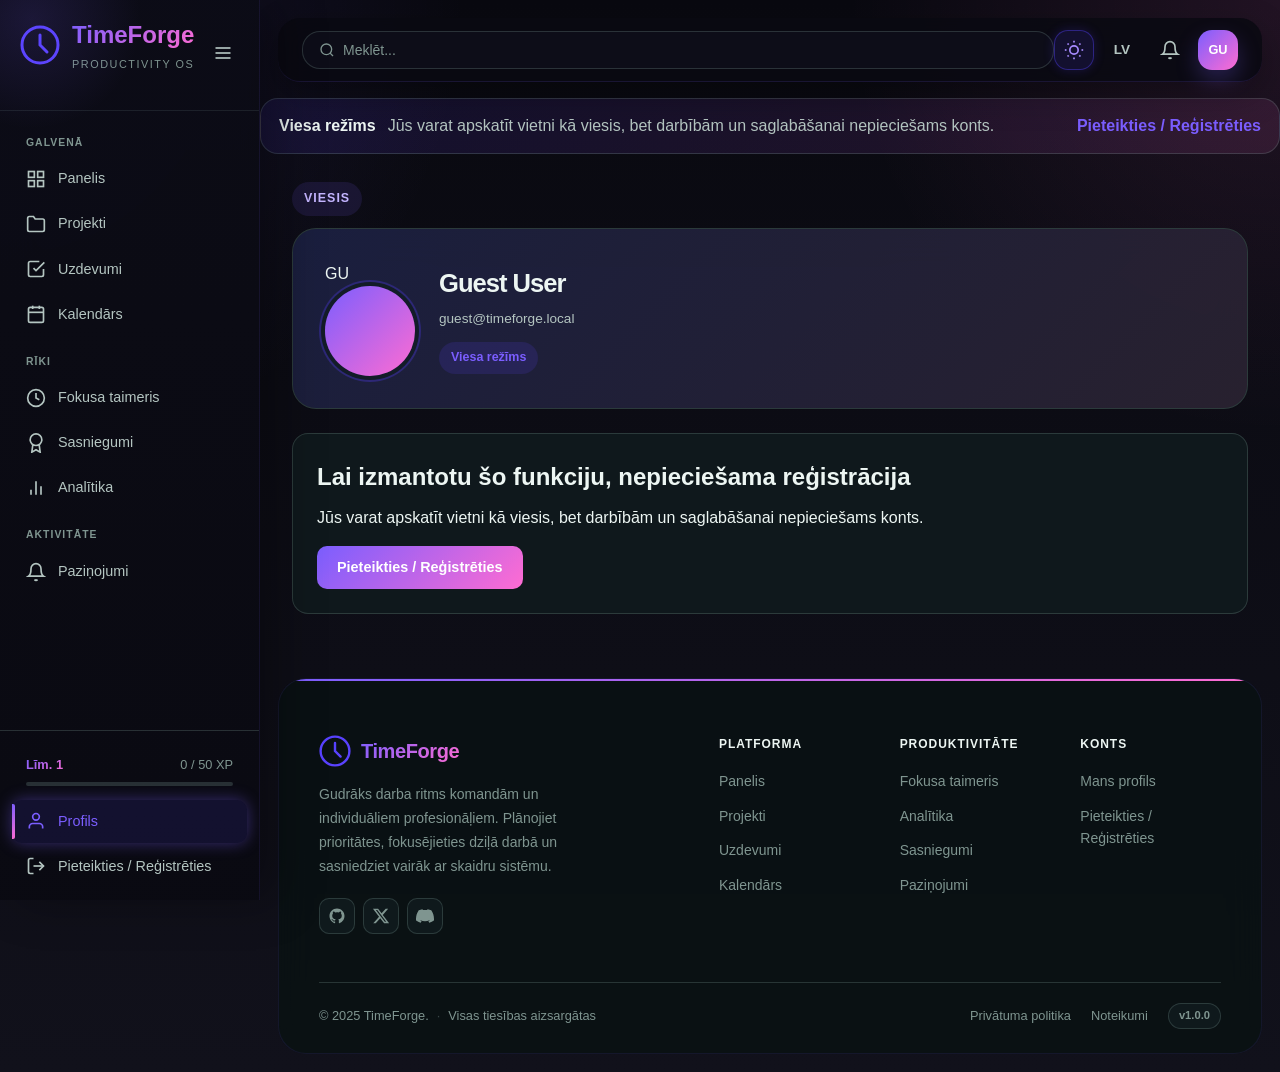
<file: timeforge/profile.html>
<!DOCTYPE html>
<html lang="lv" data-theme="dark">
<head>
    <meta charset="UTF-8">
    <meta name="viewport" content="width=device-width, initial-scale=1.0">
    <title>TimeForge — Profils</title>
    <link rel="stylesheet" href="css/styles.css">
    <link rel="stylesheet" href="css/components.css">
    <link rel="stylesheet" href="css/animations.css">
    <link rel="stylesheet" href="css/calendar.css">
    <link rel="stylesheet" href="css/timer.css">
    <link rel="stylesheet" href="css/pet.css">
    <link rel="preconnect" href="https://fonts.googleapis.com">
    <link rel="preconnect" href="https://fonts.gstatic.com" crossorigin>
    <link href="https://fonts.googleapis.com/css2?family=Inter:wght@300;400;500;600;700&display=swap" rel="stylesheet">
    <link rel="icon" type="image/svg+xml" href="favicon.svg">
    <link rel="shortcut icon" href="favicon.svg" type="image/svg+xml">
    <script>(function(){const t=localStorage.getItem('tf_theme')||'dark';document.documentElement.setAttribute('data-theme',t);})();</script>
</head>
<body data-page="profile">
    <div id="toast-container"></div>
    <canvas id="confetti-canvas"></canvas>
    <div id="achievement-popup" class="achievement-popup hidden">
        <div class="achievement-content">
            <div class="achievement-glow"></div>
            <div class="achievement-icon">🏆</div>
            <h3 class="achievement-title"></h3>
            <p class="achievement-description"></p>
            <div class="achievement-points">+<span>0</span> XP</div>
        </div>
    </div>

    <div id="app-loader" class="app-loader"><div class="loader-spinner"></div><span>TimeForge</span></div>
    <div id="app">
        <div id="main-app" class="main-app" style="display:none">
            <main class="main-content">
                <div class="page-container">
                    <div id="profile-page" class="page active"></div>
                </div>
            </main>
        </div>
    </div>

    <div id="modal-overlay" class="modal-overlay hidden">
        <div id="modal-container" class="modal-container"></div>
    </div>

    <script src="js/i18n.js"></script>
    <script src="js/utils.js"></script>
    <script src="js/store.js"></script>
    <script src="js/toast.js"></script>
    <script src="js/confetti.js"></script>
    <script src="js/auth.js"></script>
    <script src="js/achievements.js"></script>
    <script src="js/quotes.js"></script>
    <script src="js/projects.js"></script>
    <script src="js/tasks.js"></script>
    <script src="js/calendar.js"></script>
    <script src="js/timer.js"></script>
    <script src="js/dashboard.js"></script>
    <script src="js/analytics.js"></script>
    <script src="js/notifications.js"></script>
    <script src="js/profile.js"></script>
    <script src="js/layout.js"></script>
    <script src="js/app.js"></script>
    <script src="js/pet.js"></script>
</body>
</html>
</file>
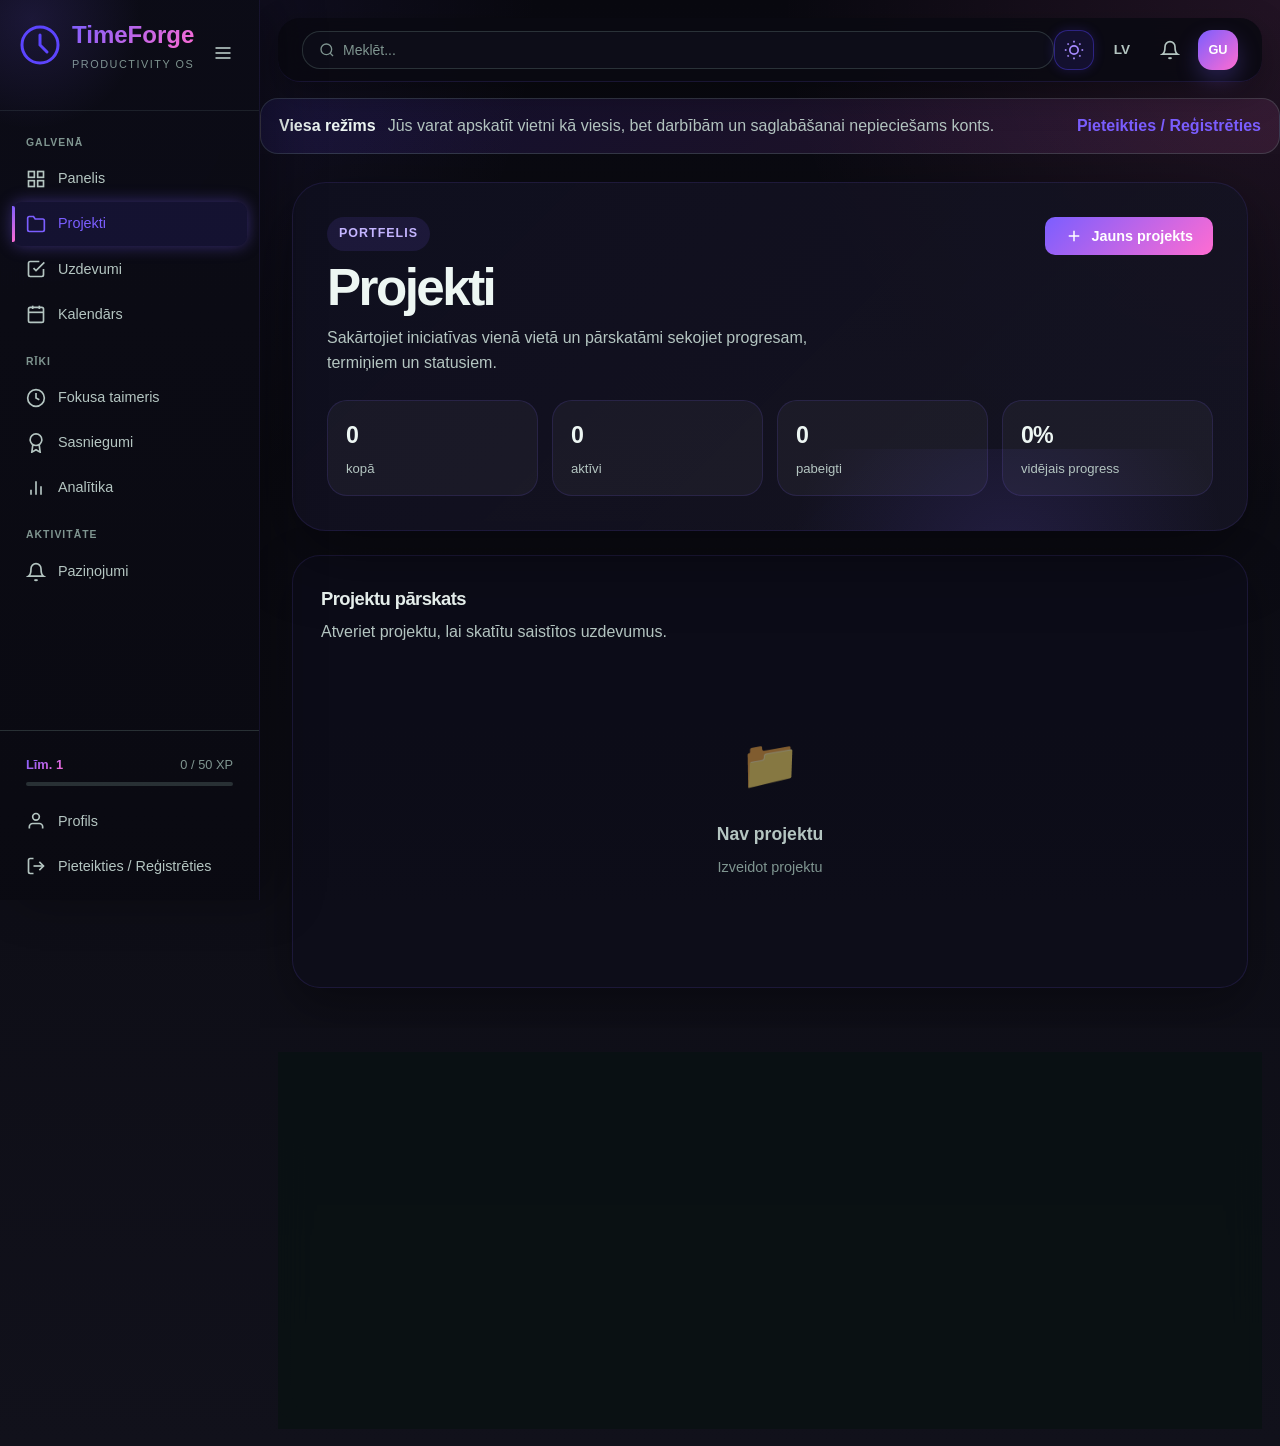
<file: timeforge/projects.html>
<!DOCTYPE html>
<html lang="lv" data-theme="dark">
<head>
    <meta charset="UTF-8">
    <meta name="viewport" content="width=device-width, initial-scale=1.0">
    <title>TimeForge — Projekti</title>
    <link rel="stylesheet" href="css/styles.css">
    <link rel="stylesheet" href="css/components.css">
    <link rel="stylesheet" href="css/animations.css">
    <link rel="stylesheet" href="css/calendar.css">
    <link rel="stylesheet" href="css/timer.css">
    <link rel="stylesheet" href="css/pet.css">
    <link rel="preconnect" href="https://fonts.googleapis.com">
    <link rel="preconnect" href="https://fonts.gstatic.com" crossorigin>
    <link href="https://fonts.googleapis.com/css2?family=Inter:wght@300;400;500;600;700&display=swap" rel="stylesheet">
    <link rel="icon" type="image/svg+xml" href="favicon.svg">
    <link rel="shortcut icon" href="favicon.svg" type="image/svg+xml">
    <script>(function(){const t=localStorage.getItem('tf_theme')||'dark';document.documentElement.setAttribute('data-theme',t);})();</script>
</head>
<body data-page="projects">
    <div id="toast-container"></div>
    <canvas id="confetti-canvas"></canvas>
    <div id="achievement-popup" class="achievement-popup hidden">
        <div class="achievement-content">
            <div class="achievement-glow"></div>
            <div class="achievement-icon">🏆</div>
            <h3 class="achievement-title"></h3>
            <p class="achievement-description"></p>
            <div class="achievement-points">+<span>0</span> XP</div>
        </div>
    </div>

    <div id="app-loader" class="app-loader"><div class="loader-spinner"></div><span>TimeForge</span></div>
    <div id="app">
        <div id="main-app" class="main-app" style="display:none">
            <main class="main-content">
                <div class="page-container">
                    <div id="projects-page" class="page active"></div>
                </div>
            </main>
        </div>
    </div>

    <div id="modal-overlay" class="modal-overlay hidden">
        <div id="modal-container" class="modal-container"></div>
    </div>

    <script src="js/i18n.js"></script>
    <script src="js/utils.js"></script>
    <script src="js/store.js"></script>
    <script src="js/toast.js"></script>
    <script src="js/confetti.js"></script>
    <script src="js/auth.js"></script>
    <script src="js/achievements.js"></script>
    <script src="js/quotes.js"></script>
    <script src="js/projects.js"></script>
    <script src="js/tasks.js"></script>
    <script src="js/calendar.js"></script>
    <script src="js/timer.js"></script>
    <script src="js/dashboard.js"></script>
    <script src="js/analytics.js"></script>
    <script src="js/notifications.js"></script>
    <script src="js/profile.js"></script>
    <script src="js/layout.js"></script>
    <script src="js/app.js"></script>
    <script src="js/pet.js"></script>
</body>
</html>
</file>
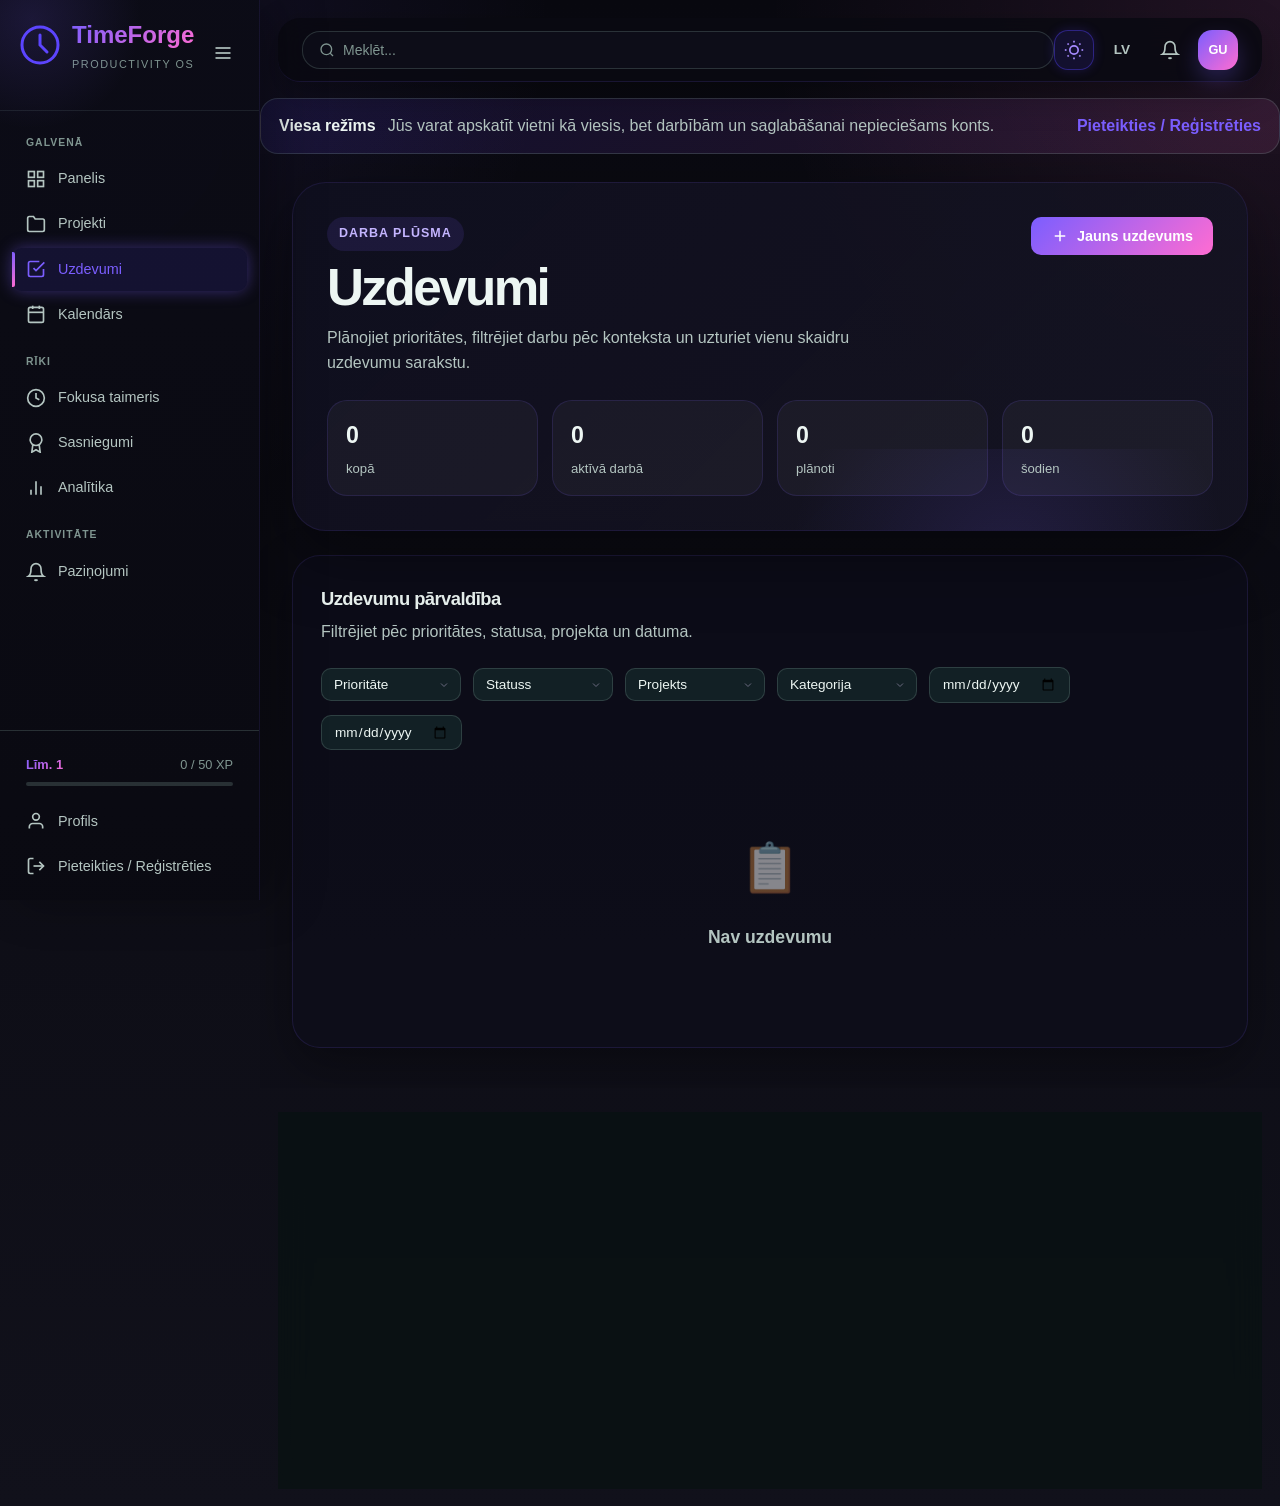
<file: timeforge/tasks.html>
<!DOCTYPE html>
<html lang="lv" data-theme="dark">
<head>
    <meta charset="UTF-8">
    <meta name="viewport" content="width=device-width, initial-scale=1.0">
    <title>TimeForge — Uzdevumi</title>
    <link rel="stylesheet" href="css/styles.css">
    <link rel="stylesheet" href="css/components.css">
    <link rel="stylesheet" href="css/animations.css">
    <link rel="stylesheet" href="css/calendar.css">
    <link rel="stylesheet" href="css/timer.css">
    <link rel="stylesheet" href="css/pet.css">
    <link rel="preconnect" href="https://fonts.googleapis.com">
    <link rel="preconnect" href="https://fonts.gstatic.com" crossorigin>
    <link href="https://fonts.googleapis.com/css2?family=Inter:wght@300;400;500;600;700&display=swap" rel="stylesheet">
    <link rel="icon" type="image/svg+xml" href="favicon.svg">
    <link rel="shortcut icon" href="favicon.svg" type="image/svg+xml">
    <script>(function(){const t=localStorage.getItem('tf_theme')||'dark';document.documentElement.setAttribute('data-theme',t);})();</script>
</head>
<body data-page="tasks">
    <div id="toast-container"></div>
    <canvas id="confetti-canvas"></canvas>
    <div id="achievement-popup" class="achievement-popup hidden">
        <div class="achievement-content">
            <div class="achievement-glow"></div>
            <div class="achievement-icon">🏆</div>
            <h3 class="achievement-title"></h3>
            <p class="achievement-description"></p>
            <div class="achievement-points">+<span>0</span> XP</div>
        </div>
    </div>

    <div id="app-loader" class="app-loader"><div class="loader-spinner"></div><span>TimeForge</span></div>
    <div id="app">
        <div id="main-app" class="main-app" style="display:none">
            <main class="main-content">
                <div class="page-container">
                    <div id="tasks-page" class="page active"></div>
                </div>
            </main>
        </div>
    </div>

    <div id="modal-overlay" class="modal-overlay hidden">
        <div id="modal-container" class="modal-container"></div>
    </div>

    <script src="js/i18n.js"></script>
    <script src="js/utils.js"></script>
    <script src="js/store.js"></script>
    <script src="js/toast.js"></script>
    <script src="js/confetti.js"></script>
    <script src="js/auth.js"></script>
    <script src="js/achievements.js"></script>
    <script src="js/quotes.js"></script>
    <script src="js/projects.js"></script>
    <script src="js/tasks.js"></script>
    <script src="js/calendar.js"></script>
    <script src="js/timer.js"></script>
    <script src="js/dashboard.js"></script>
    <script src="js/analytics.js"></script>
    <script src="js/notifications.js"></script>
    <script src="js/profile.js"></script>
    <script src="js/layout.js"></script>
    <script src="js/app.js"></script>
    <script src="js/pet.js"></script>
</body>
</html>
</file>
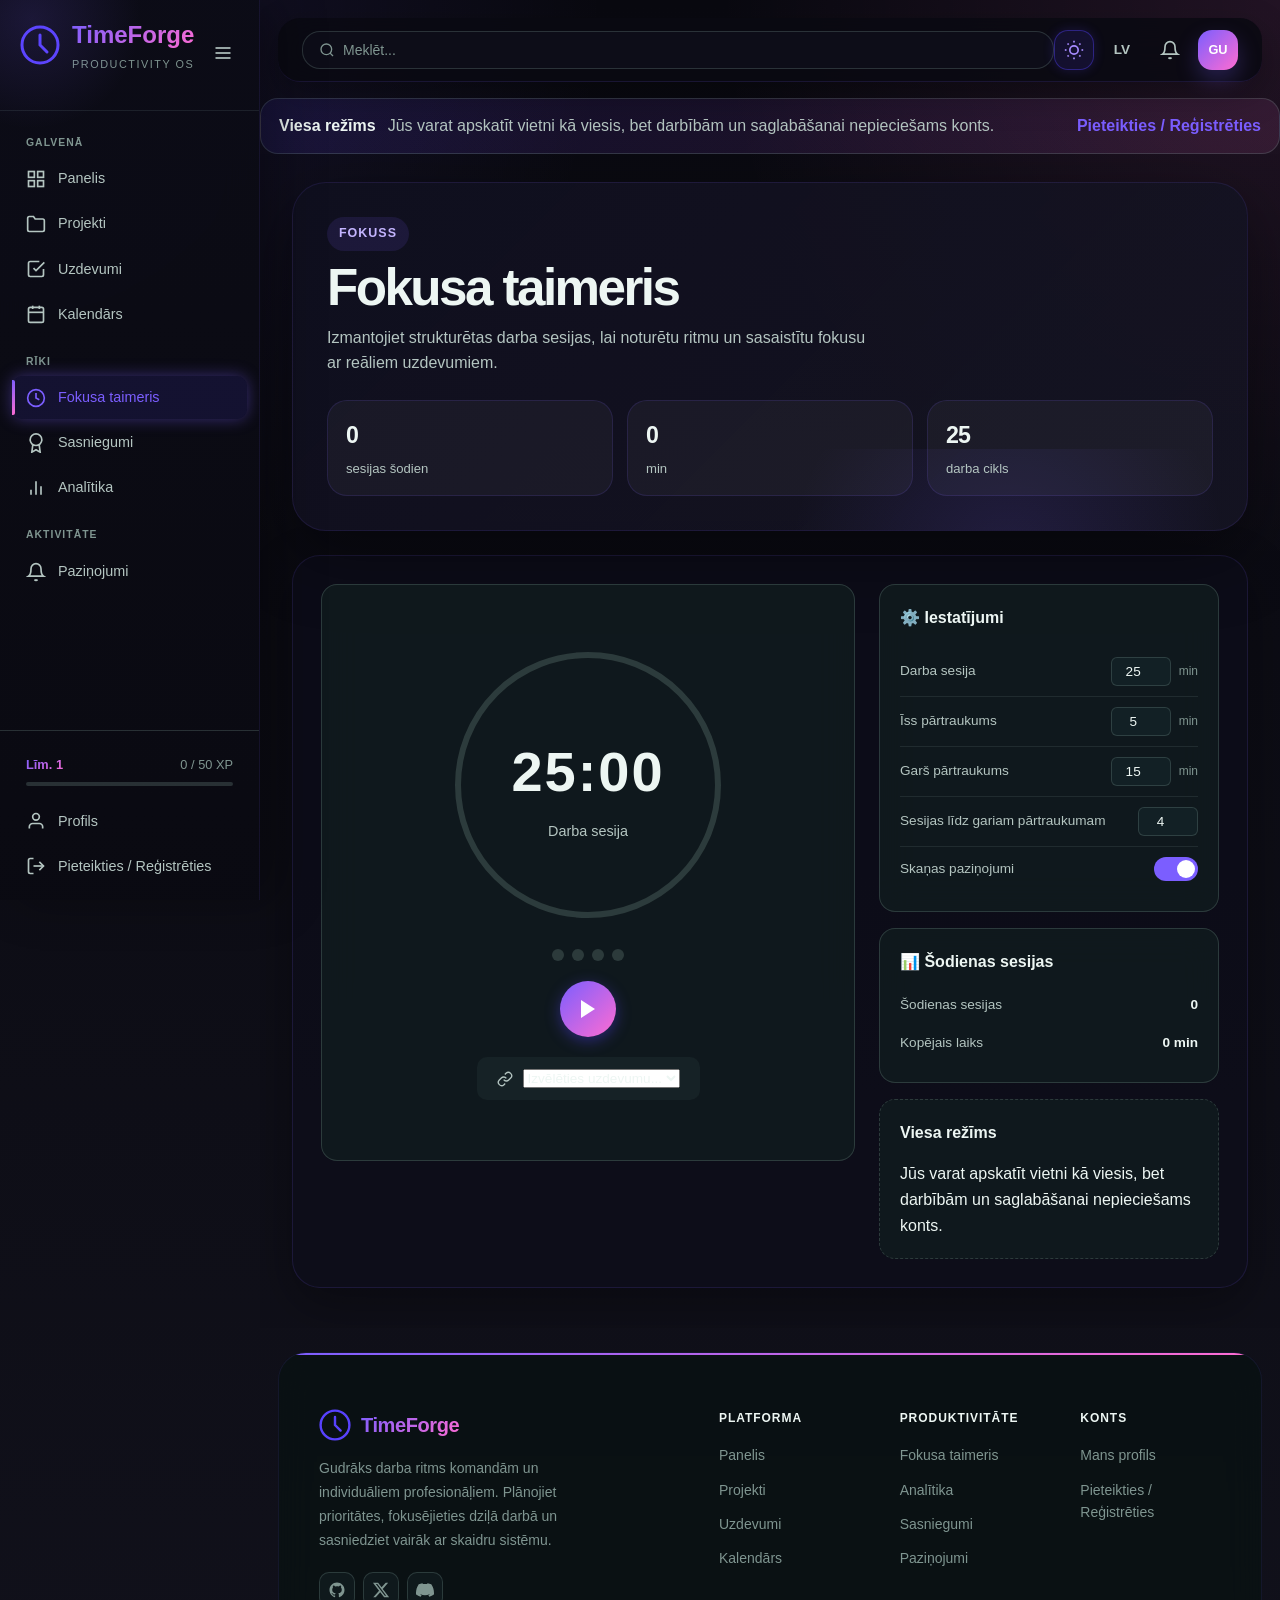
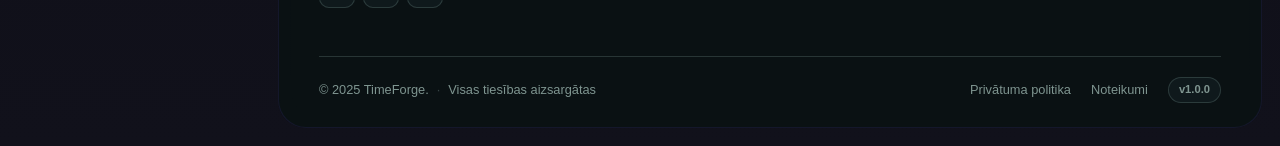
<file: timeforge/timer.html>
<!DOCTYPE html>
<html lang="lv" data-theme="dark">
<head>
    <meta charset="UTF-8">
    <meta name="viewport" content="width=device-width, initial-scale=1.0">
    <title>TimeForge — Fokusa taimeris</title>
    <link rel="stylesheet" href="css/styles.css">
    <link rel="stylesheet" href="css/components.css">
    <link rel="stylesheet" href="css/animations.css">
    <link rel="stylesheet" href="css/calendar.css">
    <link rel="stylesheet" href="css/timer.css">
    <link rel="stylesheet" href="css/pet.css">
    <link rel="preconnect" href="https://fonts.googleapis.com">
    <link rel="preconnect" href="https://fonts.gstatic.com" crossorigin>
    <link href="https://fonts.googleapis.com/css2?family=Inter:wght@300;400;500;600;700&display=swap" rel="stylesheet">
    <link rel="icon" type="image/svg+xml" href="favicon.svg">
    <link rel="shortcut icon" href="favicon.svg" type="image/svg+xml">
    <script>(function(){const t=localStorage.getItem('tf_theme')||'dark';document.documentElement.setAttribute('data-theme',t);})();</script>
</head>
<body data-page="timer">
    <div id="toast-container"></div>
    <canvas id="confetti-canvas"></canvas>
    <div id="achievement-popup" class="achievement-popup hidden">
        <div class="achievement-content">
            <div class="achievement-glow"></div>
            <div class="achievement-icon">🏆</div>
            <h3 class="achievement-title"></h3>
            <p class="achievement-description"></p>
            <div class="achievement-points">+<span>0</span> XP</div>
        </div>
    </div>

    <div id="app-loader" class="app-loader"><div class="loader-spinner"></div><span>TimeForge</span></div>
    <div id="app">
        <div id="main-app" class="main-app" style="display:none">
            <main class="main-content">
                <div class="page-container">
                    <div id="timer-page" class="page active"></div>
                </div>
            </main>
        </div>
    </div>

    <div id="modal-overlay" class="modal-overlay hidden">
        <div id="modal-container" class="modal-container"></div>
    </div>

    <script src="js/i18n.js"></script>
    <script src="js/utils.js"></script>
    <script src="js/store.js"></script>
    <script src="js/toast.js"></script>
    <script src="js/confetti.js"></script>
    <script src="js/auth.js"></script>
    <script src="js/achievements.js"></script>
    <script src="js/quotes.js"></script>
    <script src="js/projects.js"></script>
    <script src="js/tasks.js"></script>
    <script src="js/calendar.js"></script>
    <script src="js/timer.js"></script>
    <script src="js/dashboard.js"></script>
    <script src="js/analytics.js"></script>
    <script src="js/notifications.js"></script>
    <script src="js/profile.js"></script>
    <script src="js/layout.js"></script>
    <script src="js/app.js"></script>
    <script src="js/pet.js"></script>
</body>
</html>
</file>
<file: timeforge/css/styles.css>
/* ============================================
   TimeForge — Main Styles
   Variables, Reset, Layout, Sidebar, Header
   ============================================ */

/* === Dark Theme (default) === */
:root,
[data-theme="dark"] {
    --bg-primary: #05050a;
    --bg-secondary: #0a0a12;
    --bg-tertiary: #12121e;
    --bg-card: #0e0e1a;
    --bg-card-hover: #161624;
    --bg-input: #12121e;
    --bg-sidebar: #07070f;
    --bg-modal: #0e0e1a;
    --bg-overlay: rgba(0,0,0,0.75);

    --text-primary: #f0f0f8;
    --text-secondary: #9090b0;
    --text-tertiary: #5a5a78;
    --text-inverse: #05050a;

    --border-color: #1e1e32;
    --border-light: #161628;

    --accent-primary: #7B5EFF;
    --accent-secondary: #FF6CD2;
    --accent-gradient: linear-gradient(135deg, #7B5EFF 0%, #FF6CD2 100%);
    --accent-gradient-hover: linear-gradient(135deg, #9070ff 0%, #ff85da 100%);

    --priority-low: #4ade80;
    --priority-medium: #facc15;
    --priority-high: #fb923c;
    --priority-critical: #f43f5e;

    --status-planned: #60a5fa;
    --status-progress: #facc15;
    --status-completed: #4ade80;
    --status-cancelled: #94a3b8;

    --success: #4ade80;
    --warning: #facc15;
    --error: #f43f5e;
    --info: #60a5fa;

    --shadow-sm: 0 1px 4px rgba(0,0,0,0.5);
    --shadow-md: 0 4px 16px rgba(0,0,0,0.6);
    --shadow-lg: 0 8px 32px rgba(0,0,0,0.7);
    --shadow-xl: 0 12px 48px rgba(0,0,0,0.8);
    --shadow-glow: 0 0 24px rgba(123,94,255,0.4);

    --radius-sm: 6px;
    --radius-md: 10px;
    --radius-lg: 16px;
    --radius-xl: 24px;
    --radius-full: 9999px;

    --transition-fast: 150ms ease;
    --transition-normal: 250ms ease;
    --transition-slow: 400ms ease;
    --transition-theme: 500ms ease;

    --sidebar-width: 260px;
    --sidebar-collapsed: 72px;
    --header-height: 64px;

    --font-main: 'Inter', -apple-system, BlinkMacSystemFont, sans-serif;

    --z-sidebar: 100;
    --z-header: 90;
    --z-modal: 200;
    --z-toast: 300;
    --z-confetti: 250;
    --z-achievement: 260;
}

/* === Light Theme === */
[data-theme="light"] {
    --bg-primary: #f5f5fa;
    --bg-secondary: #ffffff;
    --bg-tertiary: #eeeef5;
    --bg-card: #ffffff;
    --bg-card-hover: #f0f0f8;
    --bg-input: #f0f0f8;
    --bg-sidebar: #ffffff;
    --bg-modal: #ffffff;
    --bg-overlay: rgba(0,0,0,0.4);
    --text-primary: #1a1a2e;
    --text-secondary: #5a5a78;
    --text-tertiary: #8a8aa0;
    --text-inverse: #f0f0f5;
    --border-color: #e0e0ee;
    --border-light: #eaeaf0;
    --shadow-sm: 0 1px 3px rgba(0,0,0,0.08);
    --shadow-md: 0 4px 12px rgba(0,0,0,0.1);
    --shadow-lg: 0 8px 24px rgba(0,0,0,0.12);
    --shadow-xl: 0 12px 40px rgba(0,0,0,0.15);
    --shadow-glow: 0 0 20px rgba(86,65,255,0.15);
}

/* === Theme transition === */
html, html * {
    transition: background-color var(--transition-theme),
                color var(--transition-theme),
                border-color var(--transition-theme),
                box-shadow var(--transition-theme);
}

/* === Reset === */
*,*::before,*::after { margin:0; padding:0; box-sizing:border-box; }
html { font-size:16px; scroll-behavior:smooth; }
body {
    font-family: var(--font-main);
    background: var(--bg-primary);
    color: var(--text-primary);
    line-height: 1.6;
    overflow-x: hidden;
    min-height: 100vh;
}
a { text-decoration:none; color:inherit; }
button { cursor:pointer; border:none; background:none; font-family:inherit; font-size:inherit; color:inherit; }
input,select,textarea { font-family:inherit; font-size:inherit; color:var(--text-primary); outline:none; }
ul,ol { list-style:none; }
img { max-width:100%; display:block; }
.hidden { display:none !important; }

/* Scrollbar */
::-webkit-scrollbar { width:6px; height:6px; }
::-webkit-scrollbar-track { background:transparent; }
::-webkit-scrollbar-thumb { background:var(--border-color); border-radius:3px; }
::-webkit-scrollbar-thumb:hover { background:var(--text-tertiary); }

/* === Layout === */
#app { width:100%; min-height:100vh; }

/* Auth Container */
.auth-container {
    display:flex; align-items:center; justify-content:center;
    min-height:100vh; padding:20px;
    background:var(--bg-primary); position:relative; overflow:hidden;
}
.auth-container::before {
    content:''; position:absolute; top:-50%; left:-50%; width:200%; height:200%;
    background: radial-gradient(ellipse at 30% 20%, rgba(86,65,255,0.08) 0%, transparent 50%),
                radial-gradient(ellipse at 70% 80%, rgba(255,108,210,0.06) 0%, transparent 50%);
    animation: bgFloat 20s ease-in-out infinite;
}
@keyframes bgFloat {
    0%,100% { transform:translate(0,0); }
    33% { transform:translate(2%,-2%); }
    66% { transform:translate(-1%,1%); }
}

.auth-page { display:none; position:relative; z-index:1; width:100%; max-width:440px; }
.auth-page.active { display:block; animation: fadeSlideIn 0.4s ease; }

.auth-card {
    background:var(--bg-card); border:1px solid var(--border-color);
    border-radius:var(--radius-xl); padding:40px; box-shadow:var(--shadow-xl);
}
.auth-header { text-align:center; margin-bottom:32px; }
.logo { display:inline-flex; align-items:center; gap:10px; margin-bottom:20px; }
.logo-icon { width:40px; height:40px; }
.logo-text {
    font-size:1.5rem; font-weight:700;
    background:var(--accent-gradient); -webkit-background-clip:text;
    -webkit-text-fill-color:transparent; background-clip:text;
}
.auth-header h1 { font-size:1.75rem; font-weight:700; margin-bottom:4px; }
.auth-header p { color:var(--text-secondary); font-size:0.95rem; }

/* Auth Forms */
.auth-form { display:flex; flex-direction:column; gap:20px; }
.form-row { display:grid; grid-template-columns:1fr 1fr; gap:16px; }
.form-group { display:flex; flex-direction:column; gap:6px; }
.form-group label { font-size:0.875rem; font-weight:500; color:var(--text-secondary); }

.input-wrapper { position:relative; display:flex; align-items:center; }
.input-wrapper .input-icon {
    position:absolute; left:12px; width:18px; height:18px;
    color:var(--text-tertiary); pointer-events:none;
}
.input-wrapper input, .form-group > input {
    width:100%; padding:12px 16px;
    background:var(--bg-input); border:1px solid var(--border-color);
    border-radius:var(--radius-md); font-size:0.95rem;
    transition: border-color var(--transition-fast), box-shadow var(--transition-fast);
}
.input-wrapper input { padding-left:42px; }
.input-wrapper input:focus, .form-group > input:focus {
    border-color:var(--accent-primary);
    box-shadow:0 0 0 3px rgba(86,65,255,0.15);
}
input::placeholder { color:var(--text-tertiary); }
.toggle-password { position:absolute; right:12px; padding:4px; color:var(--text-tertiary); display:flex; }
.toggle-password svg { width:18px; height:18px; }
.error-message { font-size:0.8rem; color:var(--error); min-height:0; }

.password-strength { display:flex; align-items:center; gap:8px; margin-top:4px; }
.strength-bar { flex:1; height:4px; background:var(--border-color); border-radius:2px; overflow:hidden; }
.strength-fill { height:100%; width:0%; border-radius:2px; transition:width var(--transition-normal), background var(--transition-normal); }
.strength-text { font-size:0.75rem; color:var(--text-tertiary); white-space:nowrap; }

.password-requirements { font-size:0.8rem; color:var(--text-tertiary); display:flex; flex-direction:column; gap:2px; margin-top:4px; }
.password-requirements li { display:flex; align-items:center; gap:6px; }
.password-requirements li .check { opacity:0.3; font-size:0.75rem; }
.password-requirements li.met { color:var(--success); }
.password-requirements li.met .check { opacity:1; }

.auth-footer { text-align:center; margin-top:24px; display:flex; justify-content:center; gap:6px; font-size:0.9rem; }
.auth-footer p { color:var(--text-secondary); }
.auth-footer a { color:var(--accent-primary); font-weight:500; transition:opacity var(--transition-fast); }
.auth-footer a:hover { opacity:0.8; }

/* === Main App Layout === */
.main-app { display:flex; min-height:100vh; }

/* Sidebar */
.sidebar {
    width:var(--sidebar-width); height:100vh; position:fixed; top:0; left:0;
    z-index:var(--z-sidebar); background:var(--bg-sidebar);
    border-right:1px solid var(--border-color);
    box-shadow: 4px 0 24px rgba(123,94,255,0.08);
    display:flex; flex-direction:column;
    transition:width var(--transition-normal), transform var(--transition-normal);
    overflow:hidden;
}
.sidebar.collapsed { width:var(--sidebar-collapsed); }
.sidebar.collapsed .logo-text,
.sidebar.collapsed .logo-meta,
.sidebar.collapsed .nav-item span,
.sidebar.collapsed .nav-badge,
.sidebar.collapsed .user-level,
.sidebar.collapsed .sidebar-footer .nav-item span { display:none; }
.sidebar.collapsed .nav-item { justify-content:center; padding:12px; }

.sidebar-header {
    display:flex; align-items:center; justify-content:space-between;
    padding:16px 20px; min-height:var(--header-height);
    gap:12px;
}
.sidebar-toggle { padding:6px; color:var(--text-secondary); border-radius:var(--radius-sm); transition:background var(--transition-fast); }
.sidebar-toggle:hover { background:var(--bg-tertiary); }
.sidebar-toggle svg { width:20px; height:20px; }

.sidebar-nav {
    flex:1; padding:8px 12px; overflow-y:auto;
    display:flex; flex-direction:column; gap:2px;
}
.nav-item {
    display:flex; align-items:center; gap:12px;
    padding:10px 14px; border-radius:var(--radius-md);
    color:var(--text-secondary); font-size:0.9rem; font-weight:500;
    transition:all var(--transition-fast); white-space:nowrap;
}
.nav-item svg { width:20px; height:20px; min-width:20px; }
.nav-item:hover { background:rgba(123,94,255,0.1); color:var(--text-primary); }
.nav-item.active { background:var(--accent-gradient); color:#fff; box-shadow:0 0 16px rgba(123,94,255,0.4); }

.nav-badge {
    margin-left:auto; background:var(--error); color:#fff;
    font-size:0.7rem; font-weight:600; padding:2px 7px;
    border-radius:var(--radius-full); min-width:20px; text-align:center;
}

.sidebar-footer { padding:12px; border-top:1px solid var(--border-color); display:flex; flex-direction:column; gap:2px; }

.user-level { padding:12px 14px; display:flex; flex-direction:column; gap:6px; }
.level-info { display:flex; justify-content:space-between; align-items:center; font-size:0.8rem; }
.level-badge { background:var(--accent-gradient); -webkit-background-clip:text; -webkit-text-fill-color:transparent; background-clip:text; font-weight:700; }
.xp-text { color:var(--text-tertiary); }
.level-progress { height:4px; background:var(--border-color); border-radius:2px; overflow:hidden; }
.level-progress-fill { height:100%; background:var(--accent-gradient); border-radius:2px; transition:width var(--transition-slow); width:0%; }
.admin-only { display:none; }

/* Main Content */
.main-content {
    flex:1; margin-left:var(--sidebar-width); min-height:100vh;
    min-width:0;
    width:calc(100% - var(--sidebar-width));
    display:flex; flex-direction:column; transition:margin-left var(--transition-normal);
}
.sidebar.collapsed ~ .main-content {
    margin-left:var(--sidebar-collapsed);
    width:calc(100% - var(--sidebar-collapsed));
}

/* Header */
.main-header {
    height:var(--header-height); background:var(--bg-secondary);
    border-bottom:1px solid var(--border-color);
    display:flex; align-items:center; justify-content:space-between;
    padding:14px 24px; position:sticky; top:0; z-index:var(--z-header);
}
.header-left { display:flex; align-items:center; gap:16px; min-width:0; flex:1 1 auto; }
.mobile-menu-btn { display:none; padding:8px; color:var(--text-secondary); }
.mobile-menu-btn svg { width:24px; height:24px; }

.search-box {
    display:flex; align-items:center; gap:8px;
    background:var(--bg-input); border:1px solid var(--border-color);
    border-radius:18px; padding:10px 16px; width:min(360px, 100%);
    min-width:0; flex:1 1 260px;
    transition:border-color var(--transition-fast), box-shadow var(--transition-fast);
}
.search-box:focus-within { border-color:var(--accent-primary); box-shadow:0 0 0 3px rgba(86,65,255,0.1); }
.search-box svg { width:16px; height:16px; color:var(--text-tertiary); min-width:16px; }
.search-box input { border:none; background:none; width:100%; font-size:0.875rem; }

.header-right { display:flex; align-items:center; gap:8px; min-width:0; flex-shrink:0; }
.icon-btn {
    width:40px; height:40px; display:flex; align-items:center; justify-content:center;
    border-radius:14px; color:var(--text-secondary);
    transition:background var(--transition-fast), color var(--transition-fast); position:relative;
}
.icon-btn:hover { background:var(--bg-tertiary); color:var(--text-primary); }
.icon-btn svg { width:20px; height:20px; }

.notification-dot {
    position:absolute; top:8px; right:8px; width:8px; height:8px;
    border-radius:50%; background:var(--error); display:none;
}
.notification-dot.show { display:block; }

/* Language Selector */
.language-selector { position:relative; }
#current-lang { font-weight:600; font-size:0.85rem; }
.language-dropdown {
    position:absolute; top:calc(100% + 8px); right:0;
    background:var(--bg-card); border:1px solid var(--border-color);
    border-radius:var(--radius-md); box-shadow:var(--shadow-lg);
    overflow:hidden; display:none; min-width:140px; z-index:10;
}
.language-selector.open .language-dropdown { display:block; animation:fadeSlideDown 0.2s ease; }
.language-dropdown button { display:block; width:100%; padding:10px 16px; text-align:left; font-size:0.875rem; transition:background var(--transition-fast); }
.language-dropdown button:hover { background:var(--bg-tertiary); }
.language-dropdown button.active { color:var(--accent-primary); font-weight:600; }

/* Theme Toggle */
[data-theme="dark"] #theme-toggle .sun-icon { display:block; }
[data-theme="dark"] #theme-toggle .moon-icon { display:none; }
[data-theme="light"] #theme-toggle .sun-icon { display:none; }
[data-theme="light"] #theme-toggle .moon-icon { display:block; }
#theme-toggle {
    background: rgba(86,65,255,0.12);
    border: 1px solid rgba(86,65,255,0.4);
    color: #a78bff;
    box-shadow: 0 0 12px rgba(86,65,255,0.2);
}
#theme-toggle:hover {
    background: rgba(86,65,255,0.22);
    border-color: #7c6dff;
    color: #c4b5ff;
    box-shadow: 0 0 20px rgba(86,65,255,0.45);
}
[data-theme="light"] #theme-toggle {
    background: var(--bg-card);
    border: 1px solid var(--border-color);
    color: var(--text-secondary);
    box-shadow: var(--shadow-sm);
}
[data-theme="light"] #theme-toggle:hover {
    background: var(--bg-card-hover);
    border-color: rgba(86,65,255,0.4);
    color: var(--accent-primary);
    box-shadow: 0 0 12px rgba(86,65,255,0.15);
}

/* User Menu */
.user-menu { position:relative; }
.user-avatar {
    width:40px; height:40px; border-radius:14px; background:var(--accent-gradient);
    display:flex; align-items:center; justify-content:center;
    font-size:0.8rem; font-weight:700; color:#fff;
    box-shadow:0 10px 22px rgba(123,94,255,0.25);
}
.user-dropdown {
    position:absolute; top:calc(100% + 8px); right:0;
    background:var(--bg-card); border:1px solid var(--border-color);
    border-radius:var(--radius-md); box-shadow:var(--shadow-lg);
    min-width:220px; display:none; z-index:10;
}
.user-menu.open .user-dropdown { display:block; animation:fadeSlideDown 0.2s ease; }
.user-info { padding:16px; display:flex; flex-direction:column; }
.user-name { font-weight:600; font-size:0.95rem; }
.user-email { font-size:0.8rem; color:var(--text-tertiary); }
.user-dropdown hr { border:none; height:1px; background:var(--border-color); }
.dropdown-item {
    display:flex; align-items:center; gap:10px; padding:10px 16px;
    font-size:0.875rem; color:var(--text-secondary);
    transition:background var(--transition-fast), color var(--transition-fast);
}
.dropdown-item:hover { background:var(--bg-tertiary); color:var(--text-primary); }
.dropdown-item svg { width:16px; height:16px; }

/* Page Container */
.page-container { flex:1; width:100%; min-width:0; padding:24px; overflow-y:auto; display:flex; flex-direction:column; }
.page { display:none; width:100%; min-width:0; }
.page.active { display:block; animation:fadeIn 0.3s ease; }

.page-header { display:flex; align-items:center; justify-content:space-between; margin-bottom:24px; flex-wrap:wrap; gap:16px; }
.page-header h1 { font-size:1.75rem; font-weight:700; }
.page-header-actions { display:flex; align-items:center; gap:12px; }

/* Grid Layouts */
.stats-grid { display:grid; grid-template-columns:repeat(auto-fit, minmax(min(100%, 240px), 1fr)); gap:16px; margin-bottom:24px; }
.content-grid { display:grid; grid-template-columns:repeat(auto-fit, minmax(min(100%, 320px), 1fr)); gap:16px; }
.two-column { display:grid; grid-template-columns:repeat(2, minmax(0, 1fr)); gap:24px; }

/* === Responsive === */
@media (max-width:1024px) {
    .two-column { grid-template-columns:1fr; }
}
@media (max-width:768px) {
    .sidebar { transform:translateX(-100%); width:var(--sidebar-width); }
    .sidebar.mobile-open { transform:translateX(0); }
    .main-content { margin-left:0 !important; width:100% !important; }
    .mobile-menu-btn { display:flex; }
    .main-header {
        height:auto; min-height:var(--header-height);
        padding:12px 16px; gap:12px; flex-wrap:wrap;
    }
    .header-left, .header-right { width:100%; }
    .header-right { justify-content:flex-end; }
    .search-box { width:100%; flex:1 1 100%; }
    .page-container { padding:16px; }
    .stats-grid { grid-template-columns:repeat(auto-fill, minmax(160px, 1fr)); }
    .form-row { grid-template-columns:1fr; }
    .auth-card { padding:28px 24px; }
}
@media (max-width:480px) {
    .header-right { justify-content:space-between; }
    .page-header { flex-direction:column; align-items:flex-start; }
}

/* ========================
   Logo Link
   ======================== */
.logo-link { display:flex; align-items:center; gap:12px; text-decoration:none; color:inherit; }
.logo-link:hover { opacity:0.85; }
.logo-stack { display:flex; flex-direction:column; gap:2px; min-width:0; }
.logo-meta {
    font-size:0.68rem;
    letter-spacing:0.14em;
    text-transform:uppercase;
    color:var(--text-tertiary);
    white-space:nowrap;
}
.sidebar.collapsed .logo-stack,
.sidebar.collapsed .logo-meta { display:none; }

/* ========================
   Sidebar Enhancements
   ======================== */
.nav-section-label {
    font-size:0.65rem; font-weight:700; text-transform:uppercase;
    letter-spacing:0.1em; color:var(--text-tertiary);
    padding:16px 14px 4px; display:block;
}
.sidebar.collapsed .nav-section-label { display:none; }

/* Active nav: left accent bar instead of full gradient bg */
.nav-item.active {
    background: rgba(86,65,255,0.12);
    color: var(--accent-primary);
    position: relative;
}
.nav-item.active::before {
    content: '';
    position: absolute;
    left: 0; top: 4px; bottom: 4px;
    width: 3px;
    background: var(--accent-gradient);
    border-radius: 0 2px 2px 0;
}

/* Sidebar header border */
.sidebar-header {
    border-bottom: 1px solid var(--border-light);
}

/* ========================
   Header Enhancements
   ======================== */
.main-header {
    background: var(--bg-secondary);
    -webkit-backdrop-filter: blur(12px);
    backdrop-filter: blur(12px);
}
[data-theme="dark"] .main-header {
    background: rgba(18,18,26,0.95);
}

/* ========================
   Page Container
   ======================== */
.page-container { flex:1; width:100%; min-width:0; padding:32px 40px; overflow-y:auto; display:flex; flex-direction:column; }
.page-header h1 { font-size:2rem; font-weight:700; letter-spacing:-0.02em; }
@media (max-width:1280px) { .page-container { padding:28px 32px; } }
@media (max-width:768px)  { .page-container { padding:20px 20px; } }

/* ========================
   App Footer — Pro Design
   ======================== */
.app-footer {
    flex-shrink: 0;
    background: var(--bg-sidebar);
    border-top: 1px solid var(--border-color);
    position: relative;
    overflow: hidden;
    margin-top:24px;
}
.app-footer::before {
    content: '';
    position: absolute;
    top: 0; left: 0; right: 0;
    height: 2px;
    background: var(--accent-gradient);
}

.footer-container {
    max-width: 1200px;
    margin: 0 auto;
    padding: 56px 40px 0;
}

.sidebar {
    border-right:1px solid rgba(123,94,255,0.1);
}

[data-theme="dark"] .sidebar {
    background:
        linear-gradient(180deg, rgba(12,12,22,0.97), rgba(10,10,18,0.98));
}

[data-theme="light"] .sidebar {
    background:
        linear-gradient(180deg, rgba(255,252,247,0.98), rgba(248,241,232,0.98));
}

.sidebar::before {
    content:"";
    position:absolute;
    top:-10%;
    left:-30%;
    width:220px;
    height:220px;
    border-radius:50%;
    background:radial-gradient(circle, rgba(123,94,255,0.14), transparent 70%);
    pointer-events:none;
}

.main-header {
    border-radius:22px;
    margin:18px 18px 0;
}

.page-container {
    padding-top:22px;
}

.app-footer {
    margin:24px 18px 18px;
    border-radius:28px;
    border:1px solid rgba(123,94,255,0.1);
}

@media (max-width:768px) {
    .main-header {
        margin:12px 12px 0;
        border-radius:18px;
    }

    .app-footer {
        margin:18px 12px 12px;
        border-radius:22px;
    }
}

.footer-top {
    display: grid;
    grid-template-columns: minmax(0, 320px) minmax(0, 1fr);
    gap: 80px;
    padding-bottom: 48px;
    border-bottom: 1px solid var(--border-color);
}

/* Brand column */
.footer-brand-col { display:flex; flex-direction:column; gap:16px; }

.footer-logo {
    display: flex;
    align-items: center;
    gap: 10px;
}
.footer-logo-text {
    font-size: 1.25rem;
    font-weight: 800;
    background: var(--accent-gradient);
    -webkit-background-clip: text;
    -webkit-text-fill-color: transparent;
    background-clip: text;
    letter-spacing: -0.02em;
}

.footer-desc {
    font-size: 0.875rem;
    color: var(--text-tertiary);
    line-height: 1.7;
    max-width: 280px;
}

.footer-social {
    display: flex;
    gap: 8px;
    margin-top: 4px;
}
.social-btn {
    width: 36px; height: 36px;
    border-radius: var(--radius-md);
    background: var(--bg-card);
    border: 1px solid var(--border-color);
    display: flex; align-items: center; justify-content: center;
    color: var(--text-tertiary);
    transition: all var(--transition-fast);
}
.social-btn:hover {
    background: var(--accent-primary);
    border-color: var(--accent-primary);
    color: #fff;
    transform: translateY(-2px);
    box-shadow: 0 4px 12px rgba(86,65,255,0.4);
}

/* Nav columns */
.footer-nav-cols {
    display: grid;
    grid-template-columns: repeat(3, minmax(0, 1fr));
    gap: 40px;
}
.footer-col { display:flex; flex-direction:column; gap:12px; }
.footer-col h5 {
    font-size: 0.75rem;
    font-weight: 700;
    text-transform: uppercase;
    letter-spacing: 0.08em;
    color: var(--text-primary);
    margin-bottom: 4px;
}
.footer-col a {
    font-size: 0.875rem;
    color: var(--text-tertiary);
    text-decoration: none;
    transition: color var(--transition-fast);
    display: flex;
    align-items: center;
    gap: 6px;
}
.footer-col a:hover { color: var(--text-primary); }
.footer-col a:hover::before {
    content: '→';
    font-size: 0.7rem;
    color: var(--accent-primary);
}

/* Bottom bar */
.footer-bottom {
    display: flex;
    align-items: center;
    justify-content: space-between;
    padding: 20px 0 24px;
    font-size: 0.8rem;
    color: var(--text-tertiary);
    flex-wrap: wrap;
    gap: 12px;
}
.footer-bottom-left { display:flex; align-items:center; gap:8px; }
.footer-sep { opacity:0.4; }
.footer-bottom-right {
    display: flex;
    align-items: center;
    gap: 20px;
}
.footer-bottom-right a {
    color: var(--text-tertiary);
    text-decoration: none;
    transition: color var(--transition-fast);
    font-size: 0.8rem;
}
.footer-bottom-right a:hover { color: var(--text-primary); }
.footer-version-pill {
    font-size: 0.7rem;
    font-weight: 600;
    padding: 3px 10px;
    background: var(--bg-card);
    border: 1px solid var(--border-color);
    border-radius: var(--radius-full);
    color: var(--text-tertiary);
}

@media (max-width:1100px) {
    .footer-top { grid-template-columns: 1fr; gap: 40px; }
    .footer-container { padding: 48px 32px 0; }
}
@media (max-width:768px) {
    .footer-nav-cols { grid-template-columns: repeat(2, 1fr); gap:32px; }
    .footer-container { padding: 40px 24px 0; }
    .footer-bottom { flex-direction: column; align-items:flex-start; }
    .footer-bottom-right { gap:16px; }
}
@media (max-width:480px) {
    .footer-nav-cols { grid-template-columns: 1fr; gap:24px; }
    .footer-desc { max-width:100%; }
}

/* ========================
   App Loader
   ======================== */
.app-loader {
    position:fixed; inset:0;
    display:flex; flex-direction:column; align-items:center; justify-content:center;
    gap:20px; z-index:9999;
}
.app-loader::before {
    content:'';
    position:fixed; inset:0;
    background:var(--bg-primary);
    z-index:-1;
}
.app-loader span {
    font-weight:800; font-size:1.2rem; letter-spacing:-0.02em;
    background: var(--accent-gradient);
    -webkit-background-clip: text;
    -webkit-text-fill-color: transparent;
    background-clip: text;
}
.loader-spinner {
    width:44px; height:44px;
    border:3px solid var(--border-color);
    border-top-color:var(--accent-primary);
    border-radius:50%;
    animation:spin 0.7s linear infinite;
}

/* ========================
   2026 Site Refresh
   ======================== */
:root,
[data-theme="light"] {
    --bg-primary: #f4efe7;
    --bg-secondary: rgba(255, 252, 246, 0.82);
    --bg-tertiary: #ebe2d5;
    --bg-card: rgba(255, 251, 245, 0.88);
    --bg-card-hover: #fffaf2;
    --bg-input: #f6efe4;
    --bg-sidebar: rgba(248, 241, 231, 0.92);
    --bg-modal: #fffaf2;
    --bg-overlay: rgba(31, 41, 55, 0.28);
    --text-primary: #1f2937;
    --text-secondary: #5b6574;
    --text-tertiary: #7a8594;
    --text-inverse: #f8fafc;
    --border-color: rgba(148, 163, 184, 0.28);
    --border-light: rgba(148, 163, 184, 0.16);
    --font-main: "Manrope", "Segoe UI", sans-serif;
}

[data-theme="dark"] {
    --bg-primary: #0d1416;
    --bg-secondary: rgba(13, 20, 22, 0.84);
    --bg-tertiary: #162226;
    --bg-card: rgba(16, 27, 30, 0.88);
    --bg-card-hover: #1a2b2f;
    --bg-input: #122025;
    --bg-sidebar: rgba(10, 18, 20, 0.94);
    --bg-modal: #112024;
    --bg-overlay: rgba(2, 6, 23, 0.56);
    --text-primary: #edf6f3;
    --text-secondary: #b4c5c1;
    --text-tertiary: #7f9590;
    --text-inverse: #081012;
    --border-color: rgba(120, 146, 141, 0.28);
    --border-light: rgba(120, 146, 141, 0.16);
    --accent-primary: #7B5EFF;
    --accent-secondary: #FF6CD2;
    --accent-gradient: linear-gradient(135deg, #7B5EFF 0%, #FF6CD2 100%);
    --accent-gradient-hover: linear-gradient(135deg, #9070ff 0%, #ff85da 100%);
    --shadow-sm: 0 10px 30px rgba(0, 0, 0, 0.24);
    --shadow-md: 0 18px 50px rgba(0, 0, 0, 0.32);
    --shadow-lg: 0 24px 70px rgba(0, 0, 0, 0.4);
    --shadow-xl: 0 32px 90px rgba(0, 0, 0, 0.48);
    --shadow-glow: 0 20px 50px rgba(123, 94, 255, 0.18);
    --font-main: "Manrope", "Segoe UI", sans-serif;
}

body {
    background:
        radial-gradient(circle at top left, rgba(15, 118, 110, 0.08), transparent 28%),
        radial-gradient(circle at top right, rgba(217, 119, 6, 0.08), transparent 26%),
        linear-gradient(180deg, #fbf8f2 0%, #f2eadf 100%);
    color: var(--text-primary);
}

[data-theme="dark"] body {
    background:
        radial-gradient(circle at top left, rgba(123, 94, 255, 0.12), transparent 28%),
        radial-gradient(circle at top right, rgba(255, 108, 210, 0.1), transparent 26%),
        linear-gradient(180deg, #090910 0%, #11111b 100%);
}

.sidebar,
.main-header,
.app-footer,
.card,
.stat-card,
.project-card,
.task-card,
.notification-card,
.analytics-kpi,
.analytics-chart-card,
.notif-sidebar,
.notif-main,
.dash-panel,
.profile-hero,
.ach-hero,
.modal-container,
.timer-settings,
.auth-card {
    backdrop-filter: blur(18px);
    -webkit-backdrop-filter: blur(18px);
}

.sidebar {
    box-shadow: 18px 0 45px rgba(15, 23, 42, 0.06);
}

[data-theme="dark"] .sidebar {
    box-shadow: 18px 0 45px rgba(0, 0, 0, 0.3);
}

.main-header {
    background: rgba(255, 252, 246, 0.72) !important;
    border-bottom: 1px solid rgba(148, 163, 184, 0.2);
    box-shadow: 0 12px 35px rgba(15, 23, 42, 0.04);
}

[data-theme="dark"] .main-header {
    background: rgba(10, 10, 18, 0.86) !important;
    border-bottom-color: rgba(123, 94, 255, 0.14);
    box-shadow: 0 12px 35px rgba(0, 0, 0, 0.28);
}

.search-box,
.language-dropdown,
.user-dropdown {
    background: rgba(255, 252, 246, 0.92);
}

[data-theme="dark"] .search-box,
[data-theme="dark"] .language-dropdown,
[data-theme="dark"] .user-dropdown {
    background: rgba(14, 14, 26, 0.94);
}

.page-container {
    padding-top: 28px;
    padding-bottom: 40px;
}

.section-panel {
    padding: 28px;
    border: 1px solid var(--border-color);
    border-radius: 28px;
    background: rgba(255, 251, 245, 0.7);
    box-shadow: var(--shadow-md);
}

[data-theme="dark"] .section-panel {
    background: rgba(14, 14, 26, 0.78);
    border-color: rgba(123, 94, 255, 0.14);
}

.section-panel-header {
    display: flex;
    align-items: end;
    justify-content: space-between;
    gap: 18px;
    margin-bottom: 22px;
}

.section-panel-header h2 {
    font-size: 1.15rem;
    font-weight: 800;
    letter-spacing: -0.03em;
}

.section-panel-header p {
    color: var(--text-secondary);
    margin-top: 6px;
}

.page-toolbar {
    display: flex;
    justify-content: flex-end;
}

.page-hero {
    display: grid;
    grid-template-columns: minmax(0, 1.4fr) minmax(240px, 0.8fr);
    gap: 24px;
    padding: 34px;
    margin-bottom: 24px;
    border-radius: 34px;
    border: 1px solid rgba(15, 118, 110, 0.08);
    background:
        linear-gradient(135deg, rgba(255, 251, 245, 0.95), rgba(247, 239, 226, 0.88)),
        linear-gradient(135deg, rgba(15, 118, 110, 0.04), rgba(217, 119, 6, 0.04));
    box-shadow: var(--shadow-lg);
    position: relative;
    overflow: hidden;
}

[data-theme="dark"] .page-hero {
    border-color: rgba(123, 94, 255, 0.12);
    background:
        linear-gradient(135deg, rgba(16, 16, 30, 0.94), rgba(20, 20, 34, 0.88)),
        linear-gradient(135deg, rgba(123, 94, 255, 0.05), rgba(255, 108, 210, 0.04));
}

.page-hero::before {
    content: "";
    position: absolute;
    inset: auto -10% -40% 40%;
    height: 220px;
    background: radial-gradient(circle, rgba(15, 118, 110, 0.1), transparent 62%);
    pointer-events: none;
}

[data-theme="dark"] .page-hero::before {
    background: radial-gradient(circle, rgba(123, 94, 255, 0.14), transparent 62%);
}

.page-hero-main {
    position: relative;
    z-index: 1;
}

.page-eyebrow {
    display: inline-flex;
    align-items: center;
    gap: 8px;
    margin-bottom: 12px;
    padding: 7px 12px;
    border-radius: 999px;
    background: rgba(15, 118, 110, 0.08);
    color: var(--accent-primary);
    font-size: 0.78rem;
    font-weight: 800;
    letter-spacing: 0.08em;
    text-transform: uppercase;
}

[data-theme="dark"] .page-eyebrow {
    background: rgba(123, 94, 255, 0.12);
    color: #c4b5ff;
}

.page-hero h1 {
    font-size: clamp(2rem, 4vw, 3.5rem);
    line-height: 0.98;
    letter-spacing: -0.05em;
    margin-bottom: 12px;
}

.page-hero p {
    max-width: 64ch;
    color: var(--text-secondary);
    font-size: 1rem;
}

.page-hero-actions {
    display: flex;
    align-items: start;
    justify-content: flex-end;
    position: relative;
    z-index: 1;
}

.page-metrics {
    grid-column: 1 / -1;
    display: grid;
    grid-template-columns: repeat(auto-fit, minmax(160px, 1fr));
    gap: 14px;
    position: relative;
    z-index: 1;
}

.metric-chip {
    padding: 16px 18px;
    border-radius: 20px;
    border: 1px solid rgba(148, 163, 184, 0.18);
    background: rgba(255, 255, 255, 0.55);
}

[data-theme="dark"] .metric-chip {
    border-color: rgba(123, 94, 255, 0.14);
    background: rgba(255, 255, 255, 0.04);
}

.metric-chip strong {
    display: block;
    font-size: 1.45rem;
    font-weight: 800;
    letter-spacing: -0.04em;
}

.metric-chip span {
    display: block;
    margin-top: 4px;
    color: var(--text-secondary);
    font-size: 0.82rem;
}

.auth-container {
    background:
        radial-gradient(circle at top left, rgba(15, 118, 110, 0.14), transparent 30%),
        radial-gradient(circle at bottom right, rgba(217, 119, 6, 0.14), transparent 30%),
        linear-gradient(180deg, #f8f3ea 0%, #eee4d7 100%);
}

[data-theme="dark"] .auth-container {
    background:
        radial-gradient(circle at top left, rgba(123, 94, 255, 0.16), transparent 30%),
        radial-gradient(circle at bottom right, rgba(255, 108, 210, 0.12), transparent 30%),
        linear-gradient(180deg, #090910 0%, #12121e 100%);
}

.auth-card {
    max-width: 520px;
    background: rgba(255, 251, 245, 0.78);
    border-radius: 30px;
    border: 1px solid rgba(148, 163, 184, 0.16);
}

[data-theme="dark"] .auth-card {
    background: rgba(14, 14, 26, 0.82);
    border-color: rgba(123, 94, 255, 0.16);
}

@media (max-width: 980px) {
    .page-hero {
        grid-template-columns: 1fr;
        padding: 24px;
    }
}

@media (max-width: 768px) {
    .section-panel {
        padding: 20px;
        border-radius: 24px;
    }

    .page-hero {
        padding: 22px;
        border-radius: 28px;
    }
}

.guest-mode-banner {
    display: flex;
    align-items: center;
    justify-content: space-between;
    gap: 12px;
    margin: 16px 0 0;
    padding: 14px 18px;
    border-radius: 18px;
    border: 1px solid var(--border-color);
    background: linear-gradient(135deg, rgba(86, 65, 255, 0.12), rgba(255, 108, 210, 0.10));
    color: var(--text-primary);
}

.guest-mode-banner strong {
    white-space: nowrap;
}

.guest-mode-banner span {
    flex: 1;
    color: var(--text-secondary);
}

.guest-mode-banner a {
    white-space: nowrap;
    color: var(--accent-primary);
    font-weight: 700;
}

@media (max-width: 768px) {
    .guest-mode-banner {
        flex-direction: column;
        align-items: flex-start;
    }
}
</file>
<file: timeforge/css/components.css>
/* ============================================
   TimeForge — Components
   Buttons, Cards, Modals, Forms, Badges, Tables
   ============================================ */

/* === Buttons === */
.btn {
    display:inline-flex; align-items:center; justify-content:center; gap:8px;
    padding:10px 20px; border-radius:var(--radius-md); font-size:0.9rem; font-weight:600;
    transition:all var(--transition-fast); position:relative; overflow:hidden; white-space:nowrap;
}
.btn:hover { transform:scale(1.03); }
.btn:active { transform:scale(0.98); }
.btn svg { width:18px; height:18px; }

.btn-primary { background:var(--accent-gradient); color:#fff; border:none; }
.btn-primary:hover { background:var(--accent-gradient-hover); box-shadow:var(--shadow-glow); }
.btn-secondary { background:var(--bg-tertiary); color:var(--text-primary); border:1px solid var(--border-color); }
.btn-secondary:hover { background:var(--bg-card-hover); }
.btn-danger { background:var(--error); color:#fff; }
.btn-danger:hover { background:#e11d48; }
.btn-ghost { background:transparent; color:var(--text-secondary); }
.btn-ghost:hover { background:var(--bg-tertiary); color:var(--text-primary); }
.btn-sm { padding:6px 12px; font-size:0.8rem; }
.btn-block { width:100%; }
.btn-icon { width:36px; height:36px; padding:0; border-radius:var(--radius-md); }

/* Ripple */
.ripple { position:relative; overflow:hidden; }
.ripple-wave {
    position:absolute; border-radius:50%; background:rgba(255,255,255,0.3);
    transform:scale(0); animation:rippleAnim 0.6s ease-out; pointer-events:none;
}
@keyframes rippleAnim { to { transform:scale(4); opacity:0; } }

/* === Cards === */
.card {
    background:var(--bg-card); border:1px solid var(--border-color);
    border-radius:var(--radius-lg); padding:20px;
    transition:transform var(--transition-fast), box-shadow var(--transition-fast);
}
.card:hover { box-shadow:var(--shadow-md); }
.card-header { display:flex; align-items:center; justify-content:space-between; margin-bottom:16px; }
.card-title { font-size:1rem; font-weight:600; }
.card-subtitle { font-size:0.8rem; color:var(--text-tertiary); }

/* Stat Cards */
.stat-card {
    background:var(--bg-card); border:1px solid var(--border-color);
    border-radius:var(--radius-lg); padding:20px;
    display:flex; align-items:flex-start; gap:16px;
    transition:transform var(--transition-fast), box-shadow var(--transition-fast);
}
.stat-card:hover { transform:translateY(-2px); box-shadow:var(--shadow-md); }
.stat-icon {
    width:48px; height:48px; border-radius:var(--radius-md);
    display:flex; align-items:center; justify-content:center; font-size:1.5rem; flex-shrink:0;
}
.stat-icon.blue { background:rgba(96,165,250,0.15); color:#60a5fa; }
.stat-icon.green { background:rgba(74,222,128,0.15); color:#4ade80; }
.stat-icon.purple { background:rgba(86,65,255,0.15); color:#5641FF; }
.stat-icon.orange { background:rgba(251,146,60,0.15); color:#fb923c; }
.stat-icon.pink { background:rgba(255,108,210,0.15); color:#FF6CD2; }
.stat-content { flex:1; min-width:0; }
.stat-value { font-size:1.75rem; font-weight:700; line-height:1.2; }
.stat-label { font-size:0.85rem; color:var(--text-secondary); margin-top:2px; }

/* Task Cards */
.task-card {
    background:var(--bg-card); border:1px solid var(--border-color);
    border-radius:var(--radius-md); padding:16px; cursor:pointer;
    transition:transform var(--transition-fast), box-shadow var(--transition-fast), border-color var(--transition-fast);
    position:relative; overflow:hidden;
}
.task-card::before {
    content:''; position:absolute; top:0; left:0; width:4px; height:100%;
    border-radius:2px 0 0 2px; transition:background var(--transition-fast);
}
.task-card[data-priority="low"]::before { background:var(--priority-low); }
.task-card[data-priority="medium"]::before { background:var(--priority-medium); }
.task-card[data-priority="high"]::before { background:var(--priority-high); }
.task-card[data-priority="critical"]::before { background:var(--priority-critical); }
.task-card:hover { transform:translateY(-3px); box-shadow:var(--shadow-md); }
.task-card[data-priority="low"]:hover { border-color:var(--priority-low); }
.task-card[data-priority="medium"]:hover { border-color:var(--priority-medium); }
.task-card[data-priority="high"]:hover { border-color:var(--priority-high); }
.task-card[data-priority="critical"]:hover { border-color:var(--priority-critical); }
.task-card.completed { opacity:0.6; }
.task-card.completed .task-card-title { text-decoration:line-through; }

.task-card-header { display:flex; align-items:flex-start; justify-content:space-between; gap:8px; margin-bottom:8px; }
.task-card-title { font-size:0.95rem; font-weight:600; flex:1; }
.task-card-checkbox {
    width:22px; height:22px; border-radius:50%; border:2px solid var(--border-color);
    display:flex; align-items:center; justify-content:center; cursor:pointer;
    transition:all var(--transition-fast); flex-shrink:0;
}
.task-card-checkbox:hover { border-color:var(--accent-primary); background:rgba(86,65,255,0.1); }
.task-card-checkbox.checked { background:var(--success); border-color:var(--success); }
.task-card-checkbox.checked::after { content:'✓'; color:#fff; font-size:0.75rem; font-weight:700; }
.task-card-desc { font-size:0.8rem; color:var(--text-tertiary); margin-bottom:12px; display:-webkit-box; -webkit-line-clamp:2; -webkit-box-orient:vertical; overflow:hidden; }
.task-card-meta { display:flex; align-items:center; gap:8px; flex-wrap:wrap; }

/* Tags */
.task-tag {
    font-size:0.7rem; font-weight:600; padding:3px 8px; border-radius:var(--radius-full);
    display:inline-flex; align-items:center; gap:4px; text-transform:uppercase; letter-spacing:0.5px;
}
.tag-priority-low { background:rgba(74,222,128,0.15); color:var(--priority-low); }
.tag-priority-medium { background:rgba(250,204,21,0.15); color:var(--priority-medium); }
.tag-priority-high { background:rgba(251,146,60,0.15); color:var(--priority-high); }
.tag-priority-critical { background:rgba(244,63,94,0.15); color:var(--priority-critical); }
.tag-status-planned { background:rgba(96,165,250,0.15); color:var(--status-planned); }
.tag-status-progress { background:rgba(250,204,21,0.15); color:var(--status-progress); }
.tag-status-completed { background:rgba(74,222,128,0.15); color:var(--status-completed); }
.tag-status-cancelled { background:rgba(148,163,184,0.15); color:var(--status-cancelled); }

.task-date { font-size:0.75rem; color:var(--text-tertiary); margin-left:auto; display:flex; align-items:center; gap:4px; }
.task-date svg { width:12px; height:12px; }

/* Project Cards */
.project-card {
    background:var(--bg-card); border:1px solid var(--border-color);
    border-radius:var(--radius-lg); padding:20px; cursor:pointer;
    transition:transform var(--transition-fast), box-shadow var(--transition-fast);
}
.project-card:hover { transform:translateY(-4px); box-shadow:var(--shadow-lg); }
.project-card-icon {
    width:44px; height:44px; border-radius:var(--radius-md);
    display:flex; align-items:center; justify-content:center; font-size:1.25rem; margin-bottom:14px;
}
.project-card-title { font-size:1.05rem; font-weight:600; margin-bottom:6px; }
.project-card-desc { font-size:0.82rem; color:var(--text-secondary); margin-bottom:16px; display:-webkit-box; -webkit-line-clamp:2; -webkit-box-orient:vertical; overflow:hidden; }

.project-card-progress { margin-bottom:12px; }
.progress-info { display:flex; justify-content:space-between; font-size:0.75rem; color:var(--text-tertiary); margin-bottom:6px; }
.progress-bar { height:6px; background:var(--border-color); border-radius:3px; overflow:hidden; }
.progress-fill { height:100%; border-radius:3px; transition:width var(--transition-slow); }
.project-card-footer { display:flex; align-items:center; justify-content:space-between; }
.project-card-dates { font-size:0.75rem; color:var(--text-tertiary); }

/* === Modals === */
.modal-overlay {
    position:fixed; inset:0; background:var(--bg-overlay); z-index:var(--z-modal);
    display:flex; align-items:center; justify-content:center; padding:20px;
    animation:fadeIn 0.2s ease; backdrop-filter:blur(4px);
}
.modal-container {
    background:var(--bg-modal); border:1px solid var(--border-color);
    border-radius:var(--radius-xl); max-width:560px; width:100%;
    max-height:90vh; overflow-y:auto; box-shadow:var(--shadow-xl);
    animation:modalIn 0.3s ease;
}
@keyframes modalIn { from{opacity:0;transform:scale(0.95) translateY(10px);} to{opacity:1;transform:scale(1) translateY(0);} }
.modal-header { display:flex; align-items:center; justify-content:space-between; padding:20px 24px 0; }
.modal-header h2 { font-size:1.25rem; font-weight:700; }
.modal-close {
    width:32px; height:32px; border-radius:var(--radius-full);
    display:flex; align-items:center; justify-content:center;
    color:var(--text-tertiary); transition:background var(--transition-fast), color var(--transition-fast);
}
.modal-close:hover { background:var(--bg-tertiary); color:var(--text-primary); }
.modal-close svg { width:18px; height:18px; }
.modal-body { padding:20px 24px; }
.modal-footer { display:flex; align-items:center; justify-content:flex-end; gap:12px; padding:0 24px 20px; }

/* Modal Form */
.modal-form { display:flex; flex-direction:column; gap:16px; }
.modal-form .form-group label { font-size:0.85rem; font-weight:500; color:var(--text-secondary); margin-bottom:4px; }
.modal-form input, .modal-form select, .modal-form textarea {
    width:100%; padding:10px 14px; background:var(--bg-input);
    border:1px solid var(--border-color); border-radius:var(--radius-md); font-size:0.9rem;
    transition:border-color var(--transition-fast), box-shadow var(--transition-fast);
}
.modal-form input:focus, .modal-form select:focus, .modal-form textarea:focus {
    border-color:var(--accent-primary); box-shadow:0 0 0 3px rgba(86,65,255,0.1);
}
.modal-form textarea { resize:vertical; min-height:80px; }
.modal-form select {
    cursor:pointer; appearance:none;
    background-image:url("data:image/svg+xml,%3Csvg xmlns='http://www.w3.org/2000/svg' width='12' height='12' viewBox='0 0 24 24' fill='none' stroke='%236a6a80' stroke-width='2'%3E%3Cpolyline points='6 9 12 15 18 9'%3E%3C/polyline%3E%3C/svg%3E");
    background-repeat:no-repeat; background-position:right 12px center; padding-right:36px;
}
.modal-form select option { background:var(--bg-card); color:var(--text-primary); }
.form-row-2 { display:grid; grid-template-columns:1fr 1fr; gap:12px; }

/* Confirm Dialog */
.confirm-dialog { text-align:center; padding:12px 0; }
.confirm-dialog .confirm-icon { font-size:3rem; margin-bottom:12px; }
.confirm-dialog h3 { font-size:1.1rem; margin-bottom:8px; }
.confirm-dialog p { color:var(--text-secondary); font-size:0.9rem; margin-bottom:20px; }
.confirm-actions { display:flex; gap:12px; justify-content:center; }

/* === Tabs === */
.tabs { display:flex; gap:4px; background:var(--bg-tertiary); padding:4px; border-radius:var(--radius-md); margin-bottom:20px; flex-wrap:wrap; }
.tab-btn { padding:8px 16px; border-radius:var(--radius-sm); font-size:0.85rem; font-weight:500; color:var(--text-secondary); transition:all var(--transition-fast); }
.tab-btn:hover { color:var(--text-primary); }
.tab-btn.active { background:var(--accent-gradient); color:#fff; }

/* === Filter Bar === */
.filter-bar { display:flex; align-items:center; gap:12px; flex-wrap:wrap; margin-bottom:20px; }
.filter-bar select, .filter-bar input[type="date"], .filter-bar input[type="text"] {
    padding:8px 12px; background:var(--bg-input); border:1px solid var(--border-color);
    border-radius:var(--radius-md); font-size:0.85rem; color:var(--text-primary); min-width:140px;
}
.filter-bar select {
    cursor:pointer; appearance:none;
    background-image:url("data:image/svg+xml,%3Csvg xmlns='http://www.w3.org/2000/svg' width='12' height='12' viewBox='0 0 24 24' fill='none' stroke='%236a6a80' stroke-width='2'%3E%3Cpolyline points='6 9 12 15 18 9'%3E%3C/polyline%3E%3C/svg%3E");
    background-repeat:no-repeat; background-position:right 10px center; padding-right:30px;
}

/* Empty State */
.empty-state { text-align:center; padding:60px 20px; color:var(--text-tertiary); }
.empty-state-icon { font-size:3rem; margin-bottom:16px; opacity:0.5; }
.empty-state h3 { font-size:1.1rem; color:var(--text-secondary); margin-bottom:8px; }
.empty-state p { font-size:0.9rem; margin-bottom:20px; }

/* Badges */
.badge { display:inline-flex; align-items:center; gap:4px; padding:4px 10px; border-radius:var(--radius-full); font-size:0.75rem; font-weight:600; }
.badge-success { background:rgba(74,222,128,0.15); color:var(--success); }
.badge-warning { background:rgba(250,204,21,0.15); color:var(--warning); }
.badge-danger { background:rgba(244,63,94,0.15); color:var(--error); }
.badge-info { background:rgba(96,165,250,0.15); color:var(--info); }

/* Toggle Switch */
.switch { position:relative; width:44px; height:24px; display:inline-block; }
.switch input { opacity:0; width:0; height:0; }
.switch-slider { position:absolute; inset:0; background:var(--border-color); border-radius:12px; cursor:pointer; transition:background var(--transition-fast); }
.switch-slider::before { content:''; position:absolute; width:18px; height:18px; border-radius:50%; background:#fff; top:3px; left:3px; transition:transform var(--transition-fast); }
.switch input:checked + .switch-slider { background:var(--accent-primary); }
.switch input:checked + .switch-slider::before { transform:translateX(20px); }

/* Notification Cards */
.notification-card { display:flex; gap:12px; padding:16px; background:var(--bg-card); border:1px solid var(--border-color); border-radius:var(--radius-md); cursor:pointer; transition:background var(--transition-fast); }
.notification-card.unread { background:var(--bg-card-hover); border-color:var(--accent-primary); }
.notification-card:hover { background:var(--bg-card-hover); }
.notification-icon { width:40px; height:40px; border-radius:50%; display:flex; align-items:center; justify-content:center; font-size:1.1rem; flex-shrink:0; }
.notification-body { flex:1; min-width:0; }
.notification-title { font-size:0.9rem; font-weight:600; margin-bottom:2px; }
.notification-text { font-size:0.82rem; color:var(--text-secondary); }
.notification-time { font-size:0.75rem; color:var(--text-tertiary); margin-top:4px; }

/* Achievement Cards */
.achievement-card { background:var(--bg-card); border:1px solid var(--border-color); border-radius:var(--radius-lg); padding:20px; text-align:center; transition:transform var(--transition-fast), box-shadow var(--transition-fast); }
.achievement-card:hover { transform:translateY(-3px); box-shadow:var(--shadow-md); }
.achievement-card.locked { opacity:0.45; }
.achievement-card .ach-icon { font-size:2.5rem; margin-bottom:10px; }
.achievement-card .ach-name { font-size:0.95rem; font-weight:600; margin-bottom:4px; }
.achievement-card .ach-desc { font-size:0.8rem; color:var(--text-secondary); margin-bottom:10px; }
.achievement-card .ach-xp { font-size:0.8rem; font-weight:700; background:var(--accent-gradient); -webkit-background-clip:text; -webkit-text-fill-color:transparent; background-clip:text; }

/* Quote Card */
.quote-card { background:var(--bg-card); border:1px solid var(--border-color); border-radius:var(--radius-lg); padding:24px; position:relative; overflow:hidden; }
.quote-card::before { content:'"'; position:absolute; top:-10px; left:16px; font-size:5rem; font-weight:800; opacity:0.06; background:var(--accent-gradient); -webkit-background-clip:text; -webkit-text-fill-color:transparent; background-clip:text; line-height:1; }
.quote-text { font-size:1rem; font-style:italic; line-height:1.6; margin-bottom:12px; position:relative; z-index:1; }
.quote-author { font-size:0.85rem; color:var(--text-secondary); font-weight:500; }
.quote-actions { display:flex; align-items:center; gap:8px; margin-top:12px; }
.quote-fav-btn { padding:6px; color:var(--text-tertiary); border-radius:var(--radius-sm); transition:color var(--transition-fast); }
.quote-fav-btn:hover, .quote-fav-btn.active { color:var(--error); }
.quote-fav-btn svg { width:18px; height:18px; }

/* Section Headers */
.section-header { display:flex; align-items:center; justify-content:space-between; margin-bottom:16px; }
.section-header h2 { font-size:1.15rem; font-weight:600; }
.section-header .see-all { font-size:0.85rem; color:var(--accent-primary); font-weight:500; cursor:pointer; }

/* Chart Container */
.chart-container { background:var(--bg-card); border:1px solid var(--border-color); border-radius:var(--radius-lg); padding:20px; }
.chart-container canvas { width:100% !important; max-height:300px; }

/* Data Table */
.data-table { width:100%; border-collapse:collapse; }
.data-table th, .data-table td { padding:12px 16px; text-align:left; border-bottom:1px solid var(--border-color); }
.data-table th { font-size:0.8rem; font-weight:600; color:var(--text-tertiary); text-transform:uppercase; letter-spacing:0.5px; }
.data-table td { font-size:0.9rem; }
.data-table tr:hover td { background:var(--bg-card-hover); }

/* Color / Icon Pickers */
.color-options { display:flex; gap:8px; flex-wrap:wrap; }
.color-option { width:32px; height:32px; border-radius:50%; cursor:pointer; border:3px solid transparent; transition:border-color var(--transition-fast), transform var(--transition-fast); }
.color-option:hover { transform:scale(1.1); }
.color-option.selected { border-color:var(--text-primary); }
.icon-options { display:flex; gap:8px; flex-wrap:wrap; }
.icon-option { width:40px; height:40px; border-radius:var(--radius-md); display:flex; align-items:center; justify-content:center; font-size:1.2rem; cursor:pointer; background:var(--bg-input); border:2px solid transparent; transition:all var(--transition-fast); }
.icon-option:hover { background:var(--bg-tertiary); }
.icon-option.selected { border-color:var(--accent-primary); background:rgba(86,65,255,0.1); }

/* Profile */
.profile-avatar-large { width:100px; height:100px; border-radius:50%; background:var(--accent-gradient); display:flex; align-items:center; justify-content:center; font-size:2.5rem; font-weight:700; color:#fff; margin:0 auto 20px; }

/* === Site Pages === */
.site-page { animation:fadeSlideIn 0.35s ease; }

/* === Dashboard === */
.dash-hero {
    display:grid; grid-template-columns:1fr auto; gap:24px;
    align-items:center; padding:28px 32px;
    background:var(--bg-card); border:1px solid var(--border-color);
    border-radius:var(--radius-xl); margin-bottom:20px;
}
.dash-hero-text { flex:1; }
.dash-greeting { font-size:0.85rem; color:var(--text-tertiary); font-weight:500; margin-bottom:4px; }
.dash-name { font-size:1.75rem; font-weight:800; letter-spacing:-0.04em; margin-bottom:6px; }
.dash-subtitle { font-size:0.9rem; color:var(--text-secondary); }
.dash-level-badge {
    display:inline-flex; align-items:center; gap:6px;
    padding:6px 14px; border-radius:var(--radius-full);
    background:rgba(86,65,255,0.12); color:var(--accent-primary);
    font-size:0.8rem; font-weight:700; margin-bottom:10px;
}
.dash-hero-right { text-align:right; }

.dash-xp-card {
    background:var(--bg-card); border:1px solid var(--border-color);
    border-radius:var(--radius-lg); padding:16px; margin-bottom:16px;
}
.dash-xp-top { display:flex; justify-content:space-between; align-items:baseline; margin-bottom:8px; }
.dash-xp-label { font-size:0.8rem; color:var(--text-secondary); font-weight:500; }
.dash-xp-total { font-size:0.8rem; color:var(--text-tertiary); }
.dash-xp-sub { font-size:0.72rem; color:var(--text-tertiary); margin-top:4px; }
.dash-xp-bar { height:8px; background:var(--border-color); border-radius:4px; overflow:hidden; }
.dash-xp-fill { height:100%; border-radius:4px; background:var(--accent-gradient); transition:width 0.6s ease; }

.dash-stats { display:grid; grid-template-columns:repeat(auto-fit,minmax(160px,1fr)); gap:14px; margin-bottom:20px; }
.dash-stat {
    background:var(--bg-card); border:1px solid var(--border-color);
    border-radius:var(--radius-lg); padding:18px 16px;
    display:flex; align-items:flex-start; gap:14px;
    transition:transform var(--transition-fast), box-shadow var(--transition-fast);
}
.dash-stat:hover { transform:translateY(-2px); box-shadow:var(--shadow-md); }
.dash-stat-icon {
    width:42px; height:42px; border-radius:var(--radius-md);
    display:flex; align-items:center; justify-content:center; font-size:1.25rem; flex-shrink:0;
}
.dash-stat-icon.blue { background:rgba(96,165,250,0.15); color:#60a5fa; }
.dash-stat-icon.green { background:rgba(74,222,128,0.15); color:#4ade80; }
.dash-stat-icon.purple { background:rgba(86,65,255,0.15); color:#7B5EFF; }
.dash-stat-icon.orange { background:rgba(251,146,60,0.15); color:#fb923c; }
.dash-stat-body { flex:1; min-width:0; }
.dash-stat-value { font-size:1.5rem; font-weight:800; letter-spacing:-0.04em; line-height:1.1; }
.dash-stat-label { font-size:0.78rem; color:var(--text-secondary); margin-top:2px; }
.dash-stat-rate { font-size:0.72rem; color:var(--text-tertiary); margin-top:4px; }
.dash-stat-trend { font-size:0.72rem; font-weight:600; }
.dash-stat-trend.up { color:var(--success); }
.dash-stat-trend.down { color:var(--error); }

.dash-bento { display:grid; grid-template-columns:repeat(2,1fr); gap:16px; }
@media (max-width:768px) { .dash-bento { grid-template-columns:1fr; } }

.dash-panel {
    background:var(--bg-card); border:1px solid var(--border-color);
    border-radius:var(--radius-xl); padding:20px;
}
.dash-panel-header { display:flex; align-items:center; justify-content:space-between; margin-bottom:14px; }
.dash-panel-title { font-size:0.95rem; font-weight:700; display:flex; align-items:center; gap:8px; }
.dash-panel-icon { font-size:1.1rem; }
.dash-see-all { font-size:0.78rem; color:var(--accent-primary); font-weight:600; cursor:pointer; }
.dash-see-all:hover { text-decoration:underline; }

.dash-task-list { display:flex; flex-direction:column; gap:8px; }
.dash-empty { text-align:center; padding:24px; color:var(--text-tertiary); font-size:0.85rem; }
.dash-empty-icon { font-size:2rem; margin-bottom:8px; opacity:0.5; }

.dash-project-list { display:flex; flex-direction:column; gap:10px; }
.dash-project-row { display:flex; align-items:center; gap:10px; }
.dash-project-icon { font-size:1.2rem; width:32px; text-align:center; }
.dash-project-info { flex:1; min-width:0; }
.dash-project-name { font-size:0.85rem; font-weight:600; white-space:nowrap; overflow:hidden; text-overflow:ellipsis; }
.dash-project-pct { font-size:0.72rem; color:var(--text-tertiary); margin-top:1px; }
.dash-project-bar { flex:1; height:6px; background:var(--border-color); border-radius:3px; overflow:hidden; max-width:80px; }
.dash-project-fill { height:100%; border-radius:3px; background:var(--accent-gradient); transition:width 0.5s ease; }

.dash-streak-body { display:grid; grid-template-columns:1fr 1fr; gap:12px; }
.dash-streak-row { text-align:center; padding:12px; background:var(--bg-tertiary); border-radius:var(--radius-md); }
.dash-streak-num { font-size:1.6rem; font-weight:800; letter-spacing:-0.04em; background:var(--accent-gradient); -webkit-background-clip:text; -webkit-text-fill-color:transparent; background-clip:text; }
.dash-streak-label { font-size:0.75rem; color:var(--text-secondary); margin-top:2px; }
.dash-streak-divider { grid-column:1/-1; height:1px; background:var(--border-light); margin:2px 0; }

@media (max-width:900px) {
    .dash-hero { grid-template-columns:1fr; }
    .dash-hero-right { text-align:left; }
    .dash-stats { grid-template-columns:repeat(2,1fr); }
}

/* === Profile === */
.profile-hero {
    position:relative; overflow:hidden;
    border-radius:var(--radius-xl); margin-bottom:24px;
    background:var(--bg-card); border:1px solid var(--border-color);
}
.profile-hero-bg {
    position:absolute; inset:0;
    background:linear-gradient(135deg, rgba(86,65,255,0.15), rgba(255,108,210,0.1));
    pointer-events:none;
}
.profile-hero-content { position:relative; z-index:1; padding:32px; display:flex; align-items:center; gap:24px; flex-wrap:wrap; }
.profile-hero-avatar { flex-shrink:0; }
.profile-avatar-ring {
    width:90px; height:90px; border-radius:50%;
    background:var(--accent-gradient);
    display:flex; align-items:center; justify-content:center;
    font-size:2.2rem; font-weight:700; color:#fff;
    box-shadow:0 0 0 4px var(--bg-card), 0 0 0 6px rgba(86,65,255,0.3);
}
.profile-hero-info { flex:1; min-width:200px; }
.profile-hero-name { font-size:1.6rem; font-weight:800; letter-spacing:-0.04em; margin-bottom:4px; }
.profile-hero-email { font-size:0.85rem; color:var(--text-secondary); margin-bottom:12px; }
.profile-hero-xp { font-size:0.82rem; color:var(--text-tertiary); margin-top:6px; }
.profile-hero-badges { display:flex; gap:8px; flex-wrap:wrap; }
.profile-badge {
    display:inline-flex; align-items:center; gap:6px;
    padding:6px 12px; border-radius:var(--radius-full);
    font-size:0.78rem; font-weight:700;
}
.profile-badge-level { background:rgba(86,65,255,0.15); color:#7B5EFF; }
.profile-badge-xp { background:rgba(250,204,21,0.15); color:#facc15; }
.profile-badge-streak { background:rgba(251,146,60,0.15); color:#fb923c; }
.profile-hero-stats { display:flex; gap:24px; margin-top:16px; }
.profile-hero-stat { text-align:center; }
.profile-hero-stat-val { font-size:1.4rem; font-weight:800; letter-spacing:-0.04em; }
.profile-hero-stat-label { font-size:0.72rem; color:var(--text-tertiary); margin-top:2px; }
.profile-hero-stat-sep { width:1px; background:var(--border-color); align-self:stretch; }

.profile-grid { display:grid; grid-template-columns:1fr 340px; gap:20px; }
@media (max-width:900px) { .profile-grid { grid-template-columns:1fr; } }
.profile-right-col { display:flex; flex-direction:column; gap:16px; }

.profile-card-main, .profile-stats-card {
    background:var(--bg-card); border:1px solid var(--border-color);
    border-radius:var(--radius-xl); padding:24px;
}
.profile-card-header { display:flex; align-items:center; gap:10px; margin-bottom:20px; }
.profile-card-icon { font-size:1.3rem; }
.profile-card-title { font-size:1rem; font-weight:700; }
.profile-card-sub { font-size:0.8rem; color:var(--text-tertiary); }

.profile-stats-list { display:flex; flex-direction:column; gap:0; }
.profile-stat-row { display:flex; justify-content:space-between; align-items:center; padding:10px 0; border-bottom:1px solid var(--border-light); }
.profile-stat-row:last-child { border-bottom:none; }
.profile-stat-key { font-size:0.85rem; color:var(--text-secondary); }
.profile-stat-val { font-size:0.9rem; font-weight:700; }
.profile-stat-accent { background:var(--accent-gradient); -webkit-background-clip:text; -webkit-text-fill-color:transparent; background-clip:text; }
.profile-stat-green { color:var(--success); }

.profile-xp-track { height:8px; background:var(--border-color); border-radius:4px; overflow:hidden; margin:8px 0 4px; }
.profile-xp-fill { height:100%; border-radius:4px; background:var(--accent-gradient); transition:width 0.6s ease; }
.profile-xp-text { font-size:0.75rem; color:var(--text-tertiary); }

.profile-form-actions { display:flex; gap:12px; margin-top:8px; }

/* Password Strength */
.password-strength { margin-top:6px; }
.strength-bar { height:4px; border-radius:2px; background:var(--border-color); overflow:hidden; margin-bottom:4px; }
.strength-fill { height:100%; border-radius:2px; transition:width 0.3s ease, background 0.3s ease; }
.strength-fill.weak { background:var(--error); width:25%; }
.strength-fill.fair { background:var(--warning); width:50%; }
.strength-fill.good { background:var(--info); width:75%; }
.strength-fill.strong { background:var(--success); width:100%; }
.strength-text { font-size:0.72rem; color:var(--text-tertiary); }

/* === Analytics === */
.analytics-header { display:flex; align-items:flex-end; justify-content:space-between; gap:16px; margin-bottom:20px; flex-wrap:wrap; }
.analytics-header-left {}
.analytics-subtitle { font-size:0.9rem; color:var(--text-secondary); margin-top:4px; }

.analytics-period-wrap { display:flex; align-items:center; gap:12px; flex-wrap:wrap; }
.analytics-period-label { font-size:0.8rem; color:var(--text-tertiary); }
.analytics-period-tabs { display:flex; gap:4px; background:var(--bg-tertiary); padding:4px; border-radius:var(--radius-md); }
.analytics-period-btn { padding:6px 14px; border-radius:var(--radius-sm); font-size:0.82rem; font-weight:600; color:var(--text-secondary); transition:all var(--transition-fast); }
.analytics-period-btn:hover { color:var(--text-primary); }
.analytics-period-btn.active { background:var(--accent-gradient); color:#fff; }

.analytics-kpi-row { display:grid; grid-template-columns:repeat(auto-fit,minmax(160px,1fr)); gap:14px; margin-bottom:20px; }
.analytics-kpi {
    background:var(--bg-card); border:1px solid var(--border-color);
    border-radius:var(--radius-lg); padding:18px 16px;
    display:flex; align-items:center; gap:14px;
}
.analytics-kpi-icon { font-size:1.5rem; flex-shrink:0; }
.analytics-kpi-body { flex:1; min-width:0; }
.analytics-kpi-val { font-size:1.5rem; font-weight:800; letter-spacing:-0.04em; }
.analytics-kpi-label { font-size:0.78rem; color:var(--text-secondary); margin-top:2px; }

.analytics-charts-grid { display:grid; grid-template-columns:repeat(2,1fr); gap:16px; }
@media (max-width:900px) { .analytics-charts-grid { grid-template-columns:1fr; } }
.analytics-chart-card {
    background:var(--bg-card); border:1px solid var(--border-color);
    border-radius:var(--radius-xl); padding:22px;
}
.analytics-chart-wide { grid-column:1/-1; }
.analytics-chart-icon { font-size:1.1rem; margin-right:6px; }
.analytics-chart-title { font-size:0.95rem; font-weight:700; display:flex; align-items:center; margin-bottom:16px; }

/* === Notifications === */
.notif-layout { display:grid; grid-template-columns:1fr 280px; gap:20px; align-items:start; }
@media (max-width:900px) { .notif-layout { grid-template-columns:1fr; } }

.notif-page-header { margin-bottom:20px; }
.notif-header-left {}
.notif-header-sub { font-size:0.9rem; color:var(--text-secondary); margin-top:4px; }

.notif-main { background:var(--bg-card); border:1px solid var(--border-color); border-radius:var(--radius-xl); padding:0; overflow:hidden; }
.notif-list-header { display:flex; align-items:center; justify-content:space-between; padding:16px 20px; border-bottom:1px solid var(--border-light); }
.notif-list-count { font-size:0.85rem; color:var(--text-secondary); }
.notif-list { display:flex; flex-direction:column; gap:1px; padding:8px; }

.notif-unread-banner {
    display:flex; align-items:center; gap:10px; padding:12px 16px;
    background:rgba(86,65,255,0.08); border-radius:var(--radius-md);
    margin:8px; font-size:0.85rem; font-weight:600; color:var(--accent-primary);
}
.notif-unread-dot, .notif-banner-dot {
    width:8px; height:8px; border-radius:50%;
    background:var(--accent-primary); flex-shrink:0;
}

.notif-sidebar {
    background:var(--bg-card); border:1px solid var(--border-color);
    border-radius:var(--radius-xl); padding:20px;
}
.notif-sidebar-title { font-size:0.95rem; font-weight:700; margin-bottom:14px; }
.notif-sidebar-stats { display:flex; flex-direction:column; gap:10px; margin-bottom:20px; }
.notif-sidebar-stat { display:flex; justify-content:space-between; align-items:center; }
.notif-sidebar-stat-label { font-size:0.82rem; color:var(--text-secondary); }
.notif-sidebar-stat-val { font-size:0.95rem; font-weight:700; }

.notif-settings-list { display:flex; flex-direction:column; gap:0; }
.notif-setting-row { display:flex; align-items:center; justify-content:space-between; padding:10px 0; border-bottom:1px solid var(--border-light); }
.notif-setting-row:last-child { border-bottom:none; }
.notif-setting-info { flex:1; }
.notif-setting-name { font-size:0.85rem; font-weight:600; }
.notif-setting-desc { font-size:0.75rem; color:var(--text-tertiary); margin-top:2px; }

/* === Admin === */
.admin-section {
    background:var(--bg-card); border:1px solid var(--border-color);
    border-radius:var(--radius-xl); padding:24px; margin-bottom:20px;
}
.admin-section h2 { font-size:1rem; font-weight:700; margin-bottom:16px; }
.admin-stat-grid { display:grid; grid-template-columns:repeat(auto-fit,minmax(140px,1fr)); gap:12px; }
.admin-stat-box { background:var(--bg-tertiary); border-radius:var(--radius-lg); padding:16px; text-align:center; }
.admin-stat-box .value { font-size:1.8rem; font-weight:800; }
.admin-stat-box .label { font-size:0.78rem; color:var(--text-secondary); margin-top:4px; }
.admin-user-row { display:flex; align-items:center; gap:12px; padding:10px 0; border-bottom:1px solid var(--border-light); }
.admin-user-row:last-child { border-bottom:none; }
.admin-user-avatar { width:36px; height:36px; border-radius:50%; background:var(--accent-gradient); display:flex; align-items:center; justify-content:center; font-weight:700; color:#fff; font-size:0.9rem; flex-shrink:0; }
.admin-user-info { flex:1; }
.admin-user-name { font-size:0.9rem; font-weight:600; }
.admin-user-email { font-size:0.75rem; color:var(--text-tertiary); }
.admin-user-role { font-size:0.75rem; padding:3px 8px; border-radius:var(--radius-full); background:rgba(86,65,255,0.12); color:var(--accent-primary); font-weight:600; }

/* ============================================
   Achievements Page
   ============================================ */

/* Hero banner */
.ach-hero {
    position: relative;
    overflow: hidden;
    border-radius: var(--radius-xl);
    margin-bottom: 24px;
    background: var(--bg-card);
    border: 1px solid var(--border-color);
    box-shadow: var(--shadow-md);
}

.ach-hero-bg {
    position: absolute;
    inset: 0;
    background: linear-gradient(135deg, rgba(123,94,255,0.18), rgba(255,108,210,0.12));
    pointer-events: none;
}

.ach-hero-content {
    position: relative;
    z-index: 1;
    padding: 28px 32px 20px;
    display: flex;
    align-items: center;
    justify-content: space-between;
    gap: 24px;
    flex-wrap: wrap;
}

.ach-hero-left {
    display: flex;
    align-items: center;
    gap: 20px;
}

.ach-level-ring {
    flex-shrink: 0;
    width: 80px;
    height: 80px;
    border-radius: 50%;
    background: var(--accent-gradient);
    display: flex;
    flex-direction: column;
    align-items: center;
    justify-content: center;
    box-shadow: 0 0 0 4px var(--bg-card), 0 0 0 6px rgba(123,94,255,0.35), var(--shadow-glow);
}

.ach-level-num {
    font-size: 1.7rem;
    font-weight: 800;
    color: #fff;
    line-height: 1;
    letter-spacing: -0.04em;
}

.ach-level-word {
    font-size: 0.6rem;
    font-weight: 700;
    color: rgba(255,255,255,0.75);
    text-transform: uppercase;
    letter-spacing: 0.06em;
}

.ach-hero-text h1 {
    font-size: clamp(1.4rem, 3vw, 2rem);
    font-weight: 800;
    letter-spacing: -0.04em;
    line-height: 1.1;
    margin-bottom: 6px;
}

.ach-hero-text p {
    color: var(--text-secondary);
    font-size: 0.9rem;
}

.ach-hero-text p strong {
    color: var(--text-primary);
}

.ach-hero-stats {
    display: flex;
    align-items: center;
    gap: 20px;
}

.ach-hero-stat {
    text-align: center;
}

.ach-hero-stat-val {
    font-size: 1.5rem;
    font-weight: 800;
    letter-spacing: -0.04em;
    background: var(--accent-gradient);
    -webkit-background-clip: text;
    -webkit-text-fill-color: transparent;
    background-clip: text;
}

.ach-hero-stat-label {
    font-size: 0.72rem;
    color: var(--text-tertiary);
    margin-top: 2px;
    white-space: nowrap;
}

.ach-hero-stat-sep {
    width: 1px;
    height: 36px;
    background: var(--border-color);
}

/* XP progress bar */
.ach-hero-xp {
    position: relative;
    z-index: 1;
    padding: 0 32px 24px;
}

.ach-xp-labels {
    display: flex;
    justify-content: space-between;
    font-size: 0.78rem;
    color: var(--text-tertiary);
    margin-bottom: 8px;
}

.ach-xp-track {
    height: 8px;
    background: var(--bg-tertiary);
    border-radius: var(--radius-full);
    overflow: hidden;
}

.ach-xp-fill {
    height: 100%;
    background: var(--accent-gradient);
    border-radius: var(--radius-full);
    transition: width 0.7s cubic-bezier(0.34, 1.56, 0.64, 1);
    box-shadow: 0 0 10px rgba(123,94,255,0.5);
}

/* Section header + filter pills */
.ach-section-header {
    display: flex;
    align-items: center;
    justify-content: space-between;
    gap: 16px;
    margin-bottom: 16px;
    flex-wrap: wrap;
}

.ach-section-header h2 {
    font-size: 1.05rem;
    font-weight: 800;
    letter-spacing: -0.03em;
}

.ach-filter-pills {
    display: flex;
    gap: 8px;
    flex-wrap: wrap;
}

.ach-pill {
    padding: 6px 14px;
    border-radius: var(--radius-full);
    font-size: 0.78rem;
    font-weight: 600;
    border: 1px solid var(--border-color);
    background: var(--bg-card);
    color: var(--text-secondary);
    transition: all var(--transition-fast);
    cursor: pointer;
}

.ach-pill:hover {
    border-color: var(--accent-primary);
    color: var(--accent-primary);
}

.ach-pill.active {
    background: var(--accent-gradient);
    border-color: transparent;
    color: #fff;
    box-shadow: 0 2px 10px rgba(123,94,255,0.35);
}

/* Achievement grid */
.ach-grid {
    display: grid;
    grid-template-columns: repeat(auto-fill, minmax(200px, 1fr));
    gap: 16px;
}

/* Achievement card */
.ach-card {
    position: relative;
    overflow: hidden;
    border-radius: var(--radius-xl);
    border: 1px solid var(--border-color);
    background: var(--bg-card);
    padding: 24px 20px 18px;
    display: flex;
    flex-direction: column;
    align-items: center;
    text-align: center;
    gap: 8px;
    transition: transform var(--transition-fast), box-shadow var(--transition-fast), border-color var(--transition-fast);
    cursor: default;
}

.ach-card:hover {
    transform: translateY(-4px);
    box-shadow: var(--shadow-lg);
}

.ach-card-unlocked {
    border-color: rgba(123,94,255,0.3);
}

.ach-card-unlocked:hover {
    border-color: rgba(123,94,255,0.55);
    box-shadow: 0 8px 32px rgba(123,94,255,0.2);
}

.ach-card-locked {
    opacity: 0.5;
    filter: grayscale(0.6);
}

.ach-card-locked:hover {
    opacity: 0.7;
    filter: grayscale(0.3);
}

/* Glow effect on unlocked cards */
.ach-card-glow {
    position: absolute;
    inset: 0;
    pointer-events: none;
    border-radius: inherit;
    opacity: 0;
    transition: opacity var(--transition-normal);
    background: radial-gradient(ellipse at 50% 0%, rgba(123,94,255,0.18), transparent 70%);
}

.ach-card-unlocked .ach-card-glow {
    opacity: 1;
}

.ach-card-icon {
    font-size: 2.6rem;
    line-height: 1;
    position: relative;
    z-index: 1;
    filter: drop-shadow(0 2px 8px rgba(0,0,0,0.3));
}

.ach-card-unlocked .ach-card-icon {
    animation: iconPop 0.4s cubic-bezier(0.34,1.56,0.64,1) both;
}

@keyframes iconPop {
    from { transform: scale(0.7); opacity: 0; }
    to   { transform: scale(1);   opacity: 1; }
}

.ach-card-name {
    font-size: 0.9rem;
    font-weight: 700;
    letter-spacing: -0.02em;
    position: relative;
    z-index: 1;
}

.ach-card-desc {
    font-size: 0.75rem;
    color: var(--text-secondary);
    line-height: 1.45;
    flex: 1;
    position: relative;
    z-index: 1;
}

.ach-card-footer {
    display: flex;
    align-items: center;
    justify-content: space-between;
    width: 100%;
    padding-top: 10px;
    border-top: 1px solid var(--border-light);
    position: relative;
    z-index: 1;
}

.ach-card-xp {
    font-size: 0.78rem;
    font-weight: 700;
    background: var(--accent-gradient);
    -webkit-background-clip: text;
    -webkit-text-fill-color: transparent;
    background-clip: text;
}

.ach-card-status {
    font-size: 1rem;
    line-height: 1;
}

/* Next-unlock teaser on hero */
.ach-next-unlock {
    display: inline-flex;
    align-items: center;
    gap: 6px;
    margin-top: 10px;
    padding: 5px 12px;
    background: rgba(123,94,255,0.1);
    border: 1px solid rgba(123,94,255,0.25);
    border-radius: var(--radius-full);
    font-size: 0.76rem;
    font-weight: 600;
    color: var(--accent-primary);
}
.ach-next-unlock-max { color: #4ade80; background: rgba(74,222,128,0.1); border-color: rgba(74,222,128,0.25); }
.ach-next-icon { font-size: 1rem; line-height: 1; }

/* Roadmap tag */
.ach-roadmap-tag {
    font-size: 0.75rem;
    font-weight: 600;
    color: var(--text-secondary);
    background: var(--bg-tertiary);
    border: 1px solid var(--border-color);
    border-radius: var(--radius-full);
    padding: 4px 12px;
}

/* ── Level Roadmap ── */
.ach-roadmap {
    display: flex;
    overflow-x: auto;
    padding: 8px 4px 20px;
    gap: 0;
    margin-bottom: 8px;
    scrollbar-width: thin;
    scrollbar-color: rgba(123,94,255,.15) transparent;
}
.ach-roadmap::-webkit-scrollbar { height: 4px; }
.ach-roadmap::-webkit-scrollbar-thumb { background: rgba(123,94,255,.2); border-radius: 2px; }

.ach-rm-item {
    flex: 1;
    min-width: 110px;
    display: flex;
    flex-direction: column;
    align-items: center;
}

.ach-rm-connector {
    display: flex;
    align-items: center;
    width: 100%;
    margin-bottom: 12px;
}

.ach-rm-line {
    flex: 1;
    height: 3px;
    background: var(--border-color);
    border-radius: 2px;
    transition: background 0.4s;
}
.ach-rm-line-invisible { visibility: hidden; }
.ach-rm-line-fill { background: rgba(123,94,255,0.5); }

.ach-rm-node {
    position: relative;
    width: 64px;
    height: 64px;
    flex-shrink: 0;
    border-radius: 50%;
    border: 2.5px solid var(--border-color);
    background: var(--bg-card);
    display: flex;
    align-items: center;
    justify-content: center;
    transition: all 0.3s ease;
    z-index: 1;
}

.ach-rm-past .ach-rm-node {
    border-color: rgba(123,94,255,0.5);
    background: rgba(123,94,255,0.1);
    box-shadow: 0 0 0 4px rgba(123,94,255,0.07);
}

.ach-rm-active .ach-rm-node {
    border-color: var(--accent-primary);
    background: var(--accent-gradient);
    box-shadow: 0 0 0 5px rgba(123,94,255,0.15), var(--shadow-glow);
    animation: rmNodePulse 3s ease-in-out infinite;
    will-change: transform;
}

@keyframes rmNodePulse {
    0%,100% { transform: scale(1); }
    50%      { transform: scale(1.06); }
}

.ach-rm-locked .ach-rm-node {
    opacity: 0.35;
    filter: grayscale(1);
}

.ach-rm-emoji {
    font-size: 1.7rem;
    line-height: 1;
    position: relative;
    z-index: 1;
    pointer-events: none;
}

/* On the active (gradient bg) node, emoji should stand out */
.ach-rm-active .ach-rm-emoji { filter: drop-shadow(0 1px 3px rgba(0,0,0,0.5)); }

.ach-rm-lv-badge {
    position: absolute;
    top: -7px;
    right: -4px;
    background: var(--bg-secondary);
    border: 1.5px solid var(--border-color);
    border-radius: 10px;
    font-size: 0.55rem;
    font-weight: 800;
    padding: 2px 5px;
    color: var(--text-secondary);
    white-space: nowrap;
    z-index: 2;
    letter-spacing: 0.02em;
}
.ach-rm-past .ach-rm-lv-badge,
.ach-rm-active .ach-rm-lv-badge {
    border-color: rgba(123,94,255,0.5);
    color: var(--accent-primary);
}

.ach-rm-info {
    text-align: center;
    padding: 0 6px;
    max-width: 110px;
}

.ach-rm-name {
    font-size: 0.76rem;
    font-weight: 700;
    color: var(--text-primary);
    margin-bottom: 3px;
    letter-spacing: -0.01em;
}
.ach-rm-locked .ach-rm-name { color: var(--text-tertiary); }
.ach-rm-active .ach-rm-name {
    background: var(--accent-gradient);
    -webkit-background-clip: text;
    -webkit-text-fill-color: transparent;
    background-clip: text;
}

.ach-rm-desc {
    font-size: 0.65rem;
    color: var(--text-tertiary);
    line-height: 1.4;
    margin-bottom: 5px;
}

.ach-rm-xp-need {
    font-size: 0.63rem;
    font-weight: 700;
    color: var(--text-tertiary);
    background: var(--bg-tertiary);
    border: 1px solid var(--border-color);
    border-radius: var(--radius-full);
    padding: 2px 8px;
    display: inline-block;
}

.ach-rm-unlocked-tag {
    font-size: 0.63rem;
    font-weight: 700;
    color: #4ade80;
    display: inline-block;
}

/* Pet skin picker — locked state */
.pet-pick-locked {
    opacity: 0.4;
    cursor: not-allowed !important;
    position: relative;
}
.pet-pick-locked:hover { transform: none !important; border-color: var(--border-color) !important; }
.pet-pick-lvl-req {
    position: absolute;
    bottom: -2px;
    right: -2px;
    background: var(--accent-primary);
    color: #fff;
    border-radius: 50%;
    width: 14px;
    height: 14px;
    font-size: 0.5rem;
    font-weight: 800;
    display: flex;
    align-items: center;
    justify-content: center;
    pointer-events: none;
}

/* Responsive */
@media (max-width: 768px) {
    .ach-hero-content { padding: 20px; flex-direction: column; align-items: flex-start; }
    .ach-hero-xp { padding: 0 20px 20px; }
    .ach-hero-stats { gap: 14px; }
    .ach-grid { grid-template-columns: repeat(auto-fill, minmax(160px, 1fr)); gap: 12px; }
    .ach-section-header { flex-direction: column; align-items: flex-start; }
    .ach-rm-item { min-width: 90px; }
    .ach-rm-node { width: 54px; height: 54px; }
    .ach-rm-emoji { font-size: 1.4rem; }
}
</file>
<file: timeforge/css/animations.css>
/* ============================================
   TimeForge — Animations
   Toast, Achievement Popup, Confetti, Keyframes
   ============================================ */

/* === Base Keyframes === */
@keyframes fadeIn { from{opacity:0;} to{opacity:1;} }
@keyframes fadeOut { from{opacity:1;} to{opacity:0;} }
@keyframes fadeSlideIn { from{opacity:0;transform:translateY(16px);} to{opacity:1;transform:translateY(0);} }
@keyframes fadeSlideDown { from{opacity:0;transform:translateY(-8px);} to{opacity:1;transform:translateY(0);} }
@keyframes scaleIn { from{opacity:0;transform:scale(0.8);} to{opacity:1;transform:scale(1);} }
@keyframes slideInRight { from{transform:translateX(120%);} to{transform:translateX(0);} }
@keyframes slideOutRight { from{transform:translateX(0);} to{transform:translateX(120%);} }

@keyframes pulse {
    0%,100% { transform:scale(1); }
    50% { transform:scale(1.05); }
}

@keyframes glow {
    0%,100% { box-shadow:0 0 5px rgba(86,65,255,0.3); }
    50% { box-shadow:0 0 20px rgba(86,65,255,0.6); }
}

@keyframes spin { to { transform:rotate(360deg); } }

@keyframes checkPop {
    0% { transform:scale(0); }
    50% { transform:scale(1.3); }
    100% { transform:scale(1); }
}

@keyframes shakeX {
    0%,100% { transform:translateX(0); }
    25% { transform:translateX(-6px); }
    75% { transform:translateX(6px); }
}

/* === Toast Notifications === */
#toast-container {
    position:fixed; top:20px; right:20px; z-index:var(--z-toast);
    display:flex; flex-direction:column; gap:10px; max-width:380px; width:100%;
    pointer-events:none;
}

.toast {
    display:flex; align-items:center; gap:12px;
    padding:14px 18px; border-radius:var(--radius-md);
    background:var(--bg-card); border:1px solid var(--border-color);
    box-shadow:var(--shadow-lg); pointer-events:auto;
    animation:slideInRight 0.35s ease;
    position:relative; overflow:hidden;
}

.toast.removing {
    animation:slideOutRight 0.3s ease forwards;
}

.toast::before {
    content:''; position:absolute; left:0; top:0; bottom:0; width:4px;
}
.toast.toast-success::before { background:var(--success); }
.toast.toast-error::before { background:var(--error); }
.toast.toast-warning::before { background:var(--warning); }
.toast.toast-info::before { background:var(--info); }

.toast-icon { font-size:1.3rem; flex-shrink:0; }
.toast-body { flex:1; min-width:0; }
.toast-title { font-size:0.9rem; font-weight:600; margin-bottom:2px; }
.toast-message { font-size:0.8rem; color:var(--text-secondary); }

.toast-close {
    padding:4px; color:var(--text-tertiary); flex-shrink:0;
    transition:color var(--transition-fast); cursor:pointer;
}
.toast-close:hover { color:var(--text-primary); }

.toast-progress {
    position:absolute; bottom:0; left:0; height:3px;
    background:var(--accent-gradient); border-radius:0 0 0 var(--radius-md);
    animation:toastProgress linear forwards;
}
@keyframes toastProgress { from{width:100%;} to{width:0%;} }

/* === Achievement Popup === */
.achievement-popup {
    position:fixed; top:50%; left:50%; transform:translate(-50%,-50%);
    z-index:var(--z-achievement); pointer-events:none;
}

.achievement-popup.show {
    animation:achShow 0.5s ease forwards;
}

@keyframes achShow {
    0% { opacity:0; transform:translate(-50%,-50%) scale(0.5); }
    60% { opacity:1; transform:translate(-50%,-50%) scale(1.08); }
    100% { opacity:1; transform:translate(-50%,-50%) scale(1); }
}

.achievement-popup.hide {
    animation:achHide 0.4s ease forwards;
}

@keyframes achHide {
    to { opacity:0; transform:translate(-50%,-50%) scale(0.8) translateY(-30px); }
}

.achievement-content {
    background:var(--bg-card); border:2px solid #fbbf24;
    border-radius:var(--radius-xl); padding:32px 40px; text-align:center;
    box-shadow:0 0 60px rgba(251,191,36,0.3); position:relative;
    min-width:280px;
}

.achievement-glow {
    position:absolute; inset:-2px; border-radius:var(--radius-xl);
    background:linear-gradient(135deg, rgba(251,191,36,0.3), rgba(255,108,210,0.2));
    animation:glowPulse 2s ease infinite; z-index:-1;
}

@keyframes glowPulse {
    0%,100% { opacity:0.5; }
    50% { opacity:1; }
}

.achievement-icon { font-size:3.5rem; margin-bottom:12px; animation:checkPop 0.5s ease 0.2s both; }
.achievement-title { font-size:1.2rem; font-weight:700; margin-bottom:6px; }
.achievement-description { font-size:0.85rem; color:var(--text-secondary); margin-bottom:10px; }
.achievement-points {
    font-size:1rem; font-weight:700;
    background:linear-gradient(135deg, #fbbf24, #f59e0b);
    -webkit-background-clip:text; -webkit-text-fill-color:transparent; background-clip:text;
}

/* === Confetti Canvas === */
#confetti-canvas {
    position:fixed; top:0; left:0; width:100%; height:100%;
    z-index:var(--z-confetti); pointer-events:none;
}

/* === Task Completion Animation === */
.task-complete-anim {
    animation:checkPop 0.4s ease;
}

/* === Page Transitions === */
.page-enter { animation:fadeSlideIn 0.3s ease; }
.page-exit { animation:fadeOut 0.15s ease; }

/* === Calendar View Transitions === */
.cal-view-enter { animation:fadeIn 0.25s ease; }

/* === Timer Pulse === */
.timer-pulse {
    animation:pulse 1s ease infinite;
}

.timer-urgent {
    animation:glow 0.8s ease infinite;
}

/* === Skeleton Loading === */
.skeleton {
    background:linear-gradient(90deg, var(--bg-tertiary) 25%, var(--bg-card-hover) 50%, var(--bg-tertiary) 75%);
    background-size:200% 100%;
    animation:skeletonShimmer 1.5s ease infinite;
    border-radius:var(--radius-sm);
}
@keyframes skeletonShimmer { 0%{background-position:200% 0;} 100%{background-position:-200% 0;} }

/* === Mobile overlay === */
.sidebar-overlay {
    position:fixed; inset:0; background:rgba(0,0,0,0.5);
    z-index:calc(var(--z-sidebar) - 1); display:none;
}
.sidebar-overlay.show { display:block; }
</file>
<file: timeforge/css/calendar.css>
/* ============================================
   TimeForge — Calendar Styles
   Month, Week, Day views; Events; Drag-and-drop
   ============================================ */

/* === Calendar Controls === */
.calendar-controls {
    display:flex; align-items:center; justify-content:space-between;
    margin-bottom:20px; flex-wrap:wrap; gap:12px;
}

.calendar-nav {
    display:flex; align-items:center; gap:12px;
}

.calendar-nav h2 {
    font-size:1.2rem; font-weight:600; min-width:180px; text-align:center;
}

.cal-nav-btn {
    width:36px; height:36px; border-radius:var(--radius-md);
    display:flex; align-items:center; justify-content:center;
    background:var(--bg-tertiary); color:var(--text-secondary);
    transition:all var(--transition-fast);
}
.cal-nav-btn:hover { background:var(--bg-card-hover); color:var(--text-primary); }
.cal-nav-btn svg { width:18px; height:18px; }

.calendar-view-tabs {
    display:flex; gap:4px; background:var(--bg-tertiary);
    padding:3px; border-radius:var(--radius-md);
}

.cal-view-btn {
    padding:6px 14px; border-radius:var(--radius-sm);
    font-size:0.82rem; font-weight:500; color:var(--text-secondary);
    transition:all var(--transition-fast);
}
.cal-view-btn:hover { color:var(--text-primary); }
.cal-view-btn.active { background:var(--accent-gradient); color:#fff; }

/* === Month View === */
.calendar-month {
    display:grid; grid-template-columns:repeat(7, 1fr);
    border:1px solid var(--border-color); border-radius:var(--radius-lg);
    overflow:hidden;
}

.cal-header-cell {
    padding:10px; text-align:center; font-size:0.8rem; font-weight:600;
    color:var(--text-tertiary); text-transform:uppercase; letter-spacing:0.5px;
    background:var(--bg-tertiary); border-bottom:1px solid var(--border-color);
}

.cal-day-cell {
    min-height:100px; padding:6px; border-right:1px solid var(--border-light);
    border-bottom:1px solid var(--border-light); background:var(--bg-card);
    cursor:pointer; transition:background var(--transition-fast);
    position:relative;
}
.cal-day-cell:nth-child(7n) { border-right:none; }
.cal-day-cell:hover { background:var(--bg-card-hover); }
.cal-day-cell.other-month { opacity:0.35; }
.cal-day-cell.today { background:rgba(86,65,255,0.06); }
.cal-day-cell.today .cal-day-number { background:var(--accent-primary); color:#fff; }

/* Drag over */
.cal-day-cell.drag-over {
    background:rgba(86,65,255,0.12);
    box-shadow:inset 0 0 0 2px var(--accent-primary);
}

.cal-day-number {
    display:inline-flex; align-items:center; justify-content:center;
    width:26px; height:26px; border-radius:50%;
    font-size:0.82rem; font-weight:500; margin-bottom:4px;
}

.cal-day-events {
    display:flex; flex-direction:column; gap:2px;
}

.cal-event {
    padding:2px 6px; border-radius:4px; font-size:0.7rem; font-weight:500;
    cursor:pointer; transition:opacity var(--transition-fast);
    overflow:hidden; text-overflow:ellipsis; white-space:nowrap;
    position:relative;
}
.cal-event:hover { opacity:0.8; }

/* Priority-based event colors */
.cal-event.priority-low { background:rgba(74,222,128,0.2); color:var(--priority-low); }
.cal-event.priority-medium { background:rgba(250,204,21,0.2); color:var(--priority-medium); }
.cal-event.priority-high { background:rgba(251,146,60,0.2); color:var(--priority-high); }
.cal-event.priority-critical { background:rgba(244,63,94,0.2); color:var(--priority-critical); }
.cal-event.meeting { background:rgba(96,165,250,0.2); color:var(--info); border-left:2px solid var(--info); }

.cal-event.dragging {
    opacity:0.5; transform:rotate(2deg);
    box-shadow:var(--shadow-md);
}

.cal-more {
    font-size:0.7rem; color:var(--text-tertiary); padding:2px 4px;
    cursor:pointer;
}
.cal-more:hover { color:var(--accent-primary); }

/* === Week View === */
.calendar-week {
    display:grid; grid-template-columns:60px repeat(7, 1fr);
    border:1px solid var(--border-color); border-radius:var(--radius-lg);
    overflow:hidden; min-height:600px;
}

.cal-week-header {
    display:contents;
}

.cal-week-corner {
    background:var(--bg-tertiary); border-bottom:1px solid var(--border-color);
    border-right:1px solid var(--border-light);
}

.cal-week-day-header {
    padding:10px 6px; text-align:center;
    background:var(--bg-tertiary); border-bottom:1px solid var(--border-color);
    border-right:1px solid var(--border-light);
}
.cal-week-day-header:last-child { border-right:none; }
.cal-week-day-name { font-size:0.75rem; color:var(--text-tertiary); text-transform:uppercase; }
.cal-week-day-num { font-size:1.1rem; font-weight:600; margin-top:2px; }
.cal-week-day-header.today .cal-week-day-num {
    background:var(--accent-primary); color:#fff;
    width:30px; height:30px; border-radius:50%;
    display:inline-flex; align-items:center; justify-content:center;
}

.cal-week-body { display:contents; }

.cal-time-slot {
    font-size:0.7rem; color:var(--text-tertiary); text-align:right;
    padding:2px 8px; border-right:1px solid var(--border-light);
    border-bottom:1px solid var(--border-light);
    height:50px;
}

.cal-week-cell {
    border-right:1px solid var(--border-light);
    border-bottom:1px solid var(--border-light);
    position:relative; min-height:50px; cursor:pointer;
    transition:background var(--transition-fast);
}
.cal-week-cell:last-child { border-right:none; }
.cal-week-cell:hover { background:var(--bg-card-hover); }
.cal-week-cell.drag-over { background:rgba(86,65,255,0.1); }

.cal-week-event {
    position:absolute; left:2px; right:2px;
    padding:4px 6px; border-radius:4px;
    font-size:0.72rem; font-weight:500;
    overflow:hidden; cursor:pointer;
    transition:opacity var(--transition-fast);
    z-index:2;
}
.cal-week-event:hover { opacity:0.85; }

/* === Day View === */
.calendar-day {
    display:grid; grid-template-columns:60px 1fr;
    border:1px solid var(--border-color); border-radius:var(--radius-lg);
    overflow:hidden; min-height:600px;
}

.cal-day-time-col {
    display:flex; flex-direction:column;
}
.cal-day-content-col {
    display:flex; flex-direction:column; position:relative;
}

.cal-day-slot {
    height:60px; border-bottom:1px solid var(--border-light);
    position:relative; cursor:pointer;
    transition:background var(--transition-fast);
}
.cal-day-slot:hover { background:var(--bg-card-hover); }
.cal-day-slot.drag-over { background:rgba(86,65,255,0.1); }

.cal-day-time {
    font-size:0.7rem; color:var(--text-tertiary); text-align:right;
    padding:2px 8px; height:60px; border-bottom:1px solid var(--border-light);
    border-right:1px solid var(--border-light);
    display:flex; align-items:flex-start; justify-content:flex-end;
}

.cal-day-event {
    position:absolute; left:4px; right:4px;
    padding:6px 8px; border-radius:6px;
    font-size:0.8rem; font-weight:500; cursor:pointer;
    transition:opacity var(--transition-fast);
    z-index:2;
}

/* === Responsive === */
@media (max-width:768px) {
    .cal-day-cell { min-height:60px; padding:4px; }
    .cal-day-number { width:22px; height:22px; font-size:0.75rem; }
    .cal-event { font-size:0.65rem; }
    .calendar-nav h2 { font-size:1rem; min-width:140px; }
    .calendar-week { min-height:400px; }
}
</file>
<file: timeforge/css/timer.css>
/* ============================================
   TimeForge — Focus Timer Styles
   Circular progress, controls, session dots
   ============================================ */

/* === Timer Page Layout === */
.timer-layout {
    display:grid; grid-template-columns:1fr 340px; gap:24px;
    align-items:start;
}

@media (max-width:900px) {
    .timer-layout { grid-template-columns:1fr; }
}

/* === Timer Display === */
.timer-display {
    display:flex; flex-direction:column; align-items:center;
    justify-content:center; padding:40px 20px;
}

.timer-circle-wrapper {
    position:relative; width:280px; height:280px; margin-bottom:24px;
}

.timer-circle-bg,
.timer-circle-progress {
    position:absolute; inset:0;
}

.timer-circle-bg {
    border-radius:50%; border:6px solid var(--border-color);
}

.timer-svg {
    width:280px; height:280px; transform:rotate(-90deg);
}

.timer-track {
    fill:none; stroke:var(--border-color); stroke-width:6;
}

.timer-progress-ring {
    fill:none; stroke:url(#timerGradient); stroke-width:6;
    stroke-linecap:round;
    transition:stroke-dashoffset 1s linear;
}

.timer-center {
    position:absolute; inset:0; display:flex; flex-direction:column;
    align-items:center; justify-content:center;
}

.timer-time {
    font-size:3.5rem; font-weight:700; letter-spacing:2px;
    font-variant-numeric:tabular-nums;
}

.timer-label {
    font-size:0.9rem; color:var(--text-secondary); margin-top:4px;
}

/* Session Dots */
.timer-sessions {
    display:flex; gap:8px; margin-bottom:20px;
}

.session-dot {
    width:12px; height:12px; border-radius:50%;
    background:var(--border-color); transition:all var(--transition-fast);
}

.session-dot.completed {
    background:var(--accent-gradient); box-shadow:0 0 8px rgba(86,65,255,0.4);
}

.session-dot.current {
    background:var(--accent-primary);
    animation:pulse 1.5s ease infinite;
}

/* Timer Controls */
.timer-controls {
    display:flex; align-items:center; gap:16px;
}

.timer-btn {
    width:56px; height:56px; border-radius:50%;
    display:flex; align-items:center; justify-content:center;
    transition:all var(--transition-fast);
}

.timer-btn svg {
    width:24px; height:24px;
}

.timer-btn-primary {
    background:var(--accent-gradient); color:#fff;
    box-shadow:0 4px 15px rgba(86,65,255,0.4);
}
.timer-btn-primary:hover {
    transform:scale(1.08);
    box-shadow:0 6px 20px rgba(86,65,255,0.5);
}

.timer-btn-secondary {
    background:var(--bg-tertiary); color:var(--text-secondary);
    border:1px solid var(--border-color);
}
.timer-btn-secondary:hover {
    background:var(--bg-card-hover); color:var(--text-primary);
}

/* Pulse last 5s */
.timer-circle-wrapper.urgent .timer-progress-ring {
    stroke:var(--error);
}
.timer-circle-wrapper.urgent {
    animation:glow 0.8s ease infinite;
}

/* Task Link */
.timer-task-link {
    margin-top:20px; padding:12px 20px;
    background:var(--bg-tertiary); border-radius:var(--radius-md);
    display:flex; align-items:center; gap:10px;
    font-size:0.85rem; color:var(--text-secondary);
    cursor:pointer; transition:background var(--transition-fast);
}
.timer-task-link:hover { background:var(--bg-card-hover); }
.timer-task-link svg { width:16px; height:16px; }

/* === Timer Settings Panel === */
.timer-settings {
    background:var(--bg-card); border:1px solid var(--border-color);
    border-radius:var(--radius-lg); padding:20px;
}

.timer-settings h3 {
    font-size:1rem; font-weight:600; margin-bottom:16px;
}

.timer-setting-row {
    display:flex; align-items:center; justify-content:space-between;
    padding:10px 0; border-bottom:1px solid var(--border-light);
}
.timer-setting-row:last-child { border-bottom:none; }

.timer-setting-label {
    font-size:0.85rem; color:var(--text-secondary);
}

.timer-setting-control {
    display:flex; align-items:center; gap:8px;
}

.timer-setting-control input[type="number"] {
    width:60px; text-align:center; padding:6px 8px;
    background:var(--bg-input); border:1px solid var(--border-color);
    border-radius:var(--radius-sm); font-size:0.85rem;
    color:var(--text-primary);
}

.timer-setting-control input[type="number"]:focus {
    border-color:var(--accent-primary);
}

.timer-setting-unit {
    font-size:0.75rem; color:var(--text-tertiary);
}

/* Timer Stats */
.timer-stats {
    margin-top:20px;
}

.timer-stats h3 {
    font-size:1rem; font-weight:600; margin-bottom:12px;
}

.timer-stat-row {
    display:flex; justify-content:space-between; padding:8px 0;
    font-size:0.85rem;
}

.timer-stat-row span:first-child { color:var(--text-secondary); }
.timer-stat-row span:last-child { font-weight:600; }

/* Quote in Timer */
.timer-quote {
    margin-top:20px; padding:16px;
    background:var(--bg-tertiary); border-radius:var(--radius-md);
    font-size:0.85rem; font-style:italic; color:var(--text-secondary);
    line-height:1.5; text-align:center;
}

.timer-quote .tq-author {
    font-style:normal; font-weight:500; margin-top:6px;
    display:block; font-size:0.78rem; color:var(--text-tertiary);
}
</file>
<file: timeforge/admin/css/admin.css>
/* ============================================================
   TimeForge Admin Panel — Styles
   ============================================================ */

/* --- Variables (Dark theme default) --- */
:root,
[data-theme="dark"] {
    --bg:           #0a0a0f;
    --bg2:          #12121a;
    --bg3:          #1a1a28;
    --card:         #16161f;
    --card-hover:   #1e1e2d;
    --input-bg:     #1a1a28;
    --sidebar-bg:   #0e0e16;

    --text:         #f0f0f5;
    --text2:        #a0a0b8;
    --text3:        #6a6a80;
    --border:       #2a2a3d;
    --border-light: #1e1e30;

    --accent:       #5641FF;
    --accent2:      #FF6CD2;
    --accent-grad:  linear-gradient(135deg, #5641FF 0%, #FF6CD2 100%);

    --green:  #4ade80;
    --yellow: #facc15;
    --orange: #fb923c;
    --red:    #f43f5e;
    --blue:   #60a5fa;
    --purple: #a78bfa;
    --pink:   #FF6CD2;

    --shadow-sm: 0 1px 3px rgba(0,0,0,0.3);
    --shadow-md: 0 4px 12px rgba(0,0,0,0.4);
    --shadow-lg: 0 8px 24px rgba(0,0,0,0.5);

    --r-sm: 6px;
    --r-md: 10px;
    --r-lg: 16px;
    --r-full: 9999px;

    --sidebar-w: 256px;
    --topbar-h:  60px;
    --font: 'Inter', -apple-system, sans-serif;
}

[data-theme="light"] {
    --bg:           #f5f5fa;
    --bg2:          #ebebf5;
    --bg3:          #e0e0f0;
    --card:         #ffffff;
    --card-hover:   #f8f8ff;
    --input-bg:     #f0f0fa;
    --sidebar-bg:   #ffffff;

    --text:         #0f0f1a;
    --text2:        #555570;
    --text3:        #9090aa;
    --border:       #ddddf0;
    --border-light: #ededf8;

    --shadow-sm: 0 1px 3px rgba(0,0,0,0.08);
    --shadow-md: 0 4px 12px rgba(0,0,0,0.1);
    --shadow-lg: 0 8px 24px rgba(0,0,0,0.12);
}

/* --- Reset --- */
*, *::before, *::after { box-sizing: border-box; margin: 0; padding: 0; }
html { font-size: 14px; }
body {
    font-family: var(--font);
    background: var(--bg);
    color: var(--text);
    line-height: 1.5;
    overflow: hidden;
    height: 100vh;
}
a { color: inherit; text-decoration: none; }
button { cursor: pointer; border: none; background: none; font-family: var(--font); }
input, select, textarea { font-family: var(--font); }

/* --- Loading Screen --- */
.loading-screen {
    position: fixed; inset: 0;
    background: var(--bg);
    display: flex; align-items: center; justify-content: center;
    z-index: 9999;
}
.loading-inner {
    display: flex; flex-direction: column; align-items: center; gap: 16px;
}
.loading-logo {
    animation: pulse 1.5s ease-in-out infinite;
}
.loading-inner p {
    color: var(--text2);
    font-size: 0.9rem;
}
@keyframes pulse {
    0%, 100% { opacity: 1; transform: scale(1); }
    50% { opacity: 0.6; transform: scale(0.95); }
}

/* --- Layout --- */
.admin-app {
    display: flex;
    height: 100vh;
    overflow: hidden;
}
.hidden { display: none !important; }

/* --- Sidebar --- */
.sidebar {
    width: var(--sidebar-w);
    background: var(--sidebar-bg);
    border-right: 1px solid var(--border);
    display: flex;
    flex-direction: column;
    flex-shrink: 0;
    transition: width 0.25s ease, transform 0.25s ease;
    z-index: 100;
    overflow: hidden;
}
.sidebar.collapsed { width: 64px; }

/* Brand */
.sidebar-brand {
    display: flex;
    align-items: center;
    gap: 12px;
    padding: 20px 16px;
    border-bottom: 1px solid var(--border-light);
}
.brand-icon { width: 32px; height: 32px; flex-shrink: 0; }
.brand-text { display: flex; flex-direction: column; overflow: hidden; }
.brand-name {
    font-size: 1rem;
    font-weight: 700;
    background: var(--accent-grad);
    -webkit-background-clip: text;
    -webkit-text-fill-color: transparent;
    white-space: nowrap;
}
.brand-label {
    font-size: 0.68rem;
    color: var(--text3);
    letter-spacing: 0.08em;
    text-transform: uppercase;
    white-space: nowrap;
}

/* Nav */
.sidebar-nav {
    flex: 1;
    overflow-y: auto;
    padding: 12px 8px;
    display: flex;
    flex-direction: column;
    gap: 2px;
}
.sidebar-nav::-webkit-scrollbar { width: 4px; }
.sidebar-nav::-webkit-scrollbar-thumb { background: var(--border); border-radius: 2px; }

.nav-group {
    display: block;
    font-size: 0.65rem;
    font-weight: 600;
    letter-spacing: 0.1em;
    text-transform: uppercase;
    color: var(--text3);
    padding: 12px 10px 4px;
    white-space: nowrap;
    overflow: hidden;
}
.nav-item {
    display: flex;
    align-items: center;
    gap: 10px;
    padding: 9px 10px;
    border-radius: var(--r-md);
    color: var(--text2);
    font-size: 0.875rem;
    font-weight: 500;
    transition: background 0.15s, color 0.15s;
    white-space: nowrap;
    overflow: hidden;
}
.nav-item svg { width: 18px; height: 18px; flex-shrink: 0; }
.nav-item span:not(.nav-count) { flex: 1; overflow: hidden; text-overflow: ellipsis; }
.nav-item:hover { background: var(--bg3); color: var(--text); }
.nav-item.active {
    background: rgba(86,65,255,0.15);
    color: var(--accent);
}
.nav-item.active svg { stroke: var(--accent); }

.nav-count {
    background: var(--bg3);
    color: var(--text3);
    font-size: 0.7rem;
    font-weight: 600;
    padding: 1px 7px;
    border-radius: var(--r-full);
    min-width: 22px;
    text-align: center;
}
.nav-item.active .nav-count { background: rgba(86,65,255,0.2); color: var(--accent); }

/* Sidebar Footer */
.sidebar-footer {
    padding: 12px;
    border-top: 1px solid var(--border-light);
    display: flex;
    flex-direction: column;
    gap: 8px;
}
.admin-profile {
    display: flex;
    align-items: center;
    gap: 10px;
    padding: 8px;
    border-radius: var(--r-md);
    overflow: hidden;
}
.admin-avatar {
    width: 34px; height: 34px;
    border-radius: var(--r-full);
    background: var(--accent-grad);
    display: flex; align-items: center; justify-content: center;
    font-size: 0.8rem;
    font-weight: 700;
    color: #fff;
    flex-shrink: 0;
}
.admin-info { overflow: hidden; display: flex; flex-direction: column; }
.admin-name {
    font-size: 0.8rem;
    font-weight: 600;
    color: var(--text);
    white-space: nowrap;
    overflow: hidden;
    text-overflow: ellipsis;
}
.admin-role-label {
    font-size: 0.68rem;
    color: var(--accent);
    white-space: nowrap;
}
.back-link {
    display: flex;
    align-items: center;
    gap: 8px;
    padding: 8px 10px;
    border-radius: var(--r-md);
    color: var(--text2);
    font-size: 0.82rem;
    font-weight: 500;
    transition: background 0.15s, color 0.15s;
}
.back-link svg { width: 16px; height: 16px; flex-shrink: 0; }
.back-link:hover { background: var(--bg3); color: var(--text); }

/* Collapsed sidebar */
.sidebar.collapsed .brand-text,
.sidebar.collapsed .nav-group,
.sidebar.collapsed .nav-item span:not(.nav-count),
.sidebar.collapsed .nav-count,
.sidebar.collapsed .admin-info,
.sidebar.collapsed .back-link span {
    display: none;
}
.sidebar.collapsed .nav-item,
.sidebar.collapsed .back-link {
    justify-content: center;
    padding: 10px;
}
.sidebar.collapsed .admin-profile { justify-content: center; }

/* --- Main Content --- */
.main-content {
    flex: 1;
    display: flex;
    flex-direction: column;
    overflow: hidden;
    min-width: 0;
}

/* --- Topbar --- */
.topbar {
    height: var(--topbar-h);
    background: var(--card);
    border-bottom: 1px solid var(--border);
    display: flex;
    align-items: center;
    justify-content: space-between;
    padding: 0 20px;
    gap: 16px;
    flex-shrink: 0;
    position: sticky;
    top: 0;
    z-index: 10;
}
.topbar-left { display: flex; align-items: center; gap: 12px; }
.topbar-right { display: flex; align-items: center; gap: 8px; }

.breadcrumb {
    display: flex;
    align-items: center;
    gap: 6px;
    font-size: 0.82rem;
}
.breadcrumb-root { color: var(--text3); }
.breadcrumb svg { color: var(--text3); }
#breadcrumb-current { color: var(--text); font-weight: 600; }

.topbar-search {
    position: relative;
    display: flex;
    align-items: center;
}
.topbar-search svg {
    position: absolute;
    left: 10px;
    width: 15px; height: 15px;
    color: var(--text3);
    pointer-events: none;
}
.topbar-search input {
    background: var(--bg3);
    border: 1px solid var(--border);
    border-radius: var(--r-full);
    padding: 6px 14px 6px 34px;
    color: var(--text);
    font-size: 0.82rem;
    width: 220px;
    transition: border-color 0.15s, width 0.25s;
    outline: none;
}
.topbar-search input:focus {
    border-color: var(--accent);
    width: 280px;
}
.topbar-search input::placeholder { color: var(--text3); }

.icon-btn {
    width: 36px; height: 36px;
    border-radius: var(--r-md);
    display: flex; align-items: center; justify-content: center;
    color: var(--text2);
    transition: background 0.15s, color 0.15s;
}
.icon-btn svg { width: 17px; height: 17px; }
.icon-btn:hover { background: var(--bg3); color: var(--text); }
.icon-moon.hidden, .icon-sun.hidden { display: none; }

/* --- Content Area --- */
.content-area {
    flex: 1;
    overflow-y: auto;
    padding: 24px;
    background: var(--bg);
}
.content-area::-webkit-scrollbar { width: 6px; }
.content-area::-webkit-scrollbar-thumb { background: var(--border); border-radius: 3px; }

/* --- Section --- */
.section { display: none; }
.section.active { display: block; }

.section-header {
    display: flex;
    align-items: flex-start;
    justify-content: space-between;
    margin-bottom: 24px;
    gap: 16px;
}
.section-header h1 {
    font-size: 1.4rem;
    font-weight: 700;
    color: var(--text);
    line-height: 1.2;
}
.section-desc {
    color: var(--text2);
    font-size: 0.82rem;
    margin-top: 3px;
}
.last-updated {
    font-size: 0.75rem;
    color: var(--text3);
    white-space: nowrap;
    padding-top: 4px;
}

/* --- Stats Grid --- */
.stats-grid {
    display: grid;
    grid-template-columns: repeat(auto-fill, minmax(180px, 1fr));
    gap: 16px;
    margin-bottom: 24px;
}
.stat-card {
    background: var(--card);
    border: 1px solid var(--border);
    border-radius: var(--r-lg);
    padding: 20px;
    display: flex;
    align-items: center;
    gap: 16px;
    transition: border-color 0.15s, box-shadow 0.15s;
}
.stat-card:hover {
    border-color: var(--accent);
    box-shadow: 0 0 0 1px var(--accent), var(--shadow-md);
}
.stat-icon {
    width: 44px; height: 44px;
    border-radius: var(--r-md);
    display: flex; align-items: center; justify-content: center;
    flex-shrink: 0;
}
.stat-icon svg { width: 22px; height: 22px; }
.stat-body { min-width: 0; }
.stat-value {
    font-size: 1.6rem;
    font-weight: 700;
    color: var(--text);
    line-height: 1;
}
.stat-label {
    font-size: 0.75rem;
    color: var(--text2);
    margin-top: 4px;
    white-space: nowrap;
}

/* --- Overview Grid --- */
.overview-grid {
    display: grid;
    grid-template-columns: 1fr 1fr;
    gap: 20px;
}
@media (max-width: 900px) {
    .overview-grid { grid-template-columns: 1fr; }
}

/* --- Card --- */
.card {
    background: var(--card);
    border: 1px solid var(--border);
    border-radius: var(--r-lg);
    overflow: hidden;
}
.card-header {
    display: flex;
    align-items: center;
    justify-content: space-between;
    padding: 16px 20px;
    border-bottom: 1px solid var(--border-light);
}
.card-title {
    font-size: 0.9rem;
    font-weight: 600;
    color: var(--text);
}
.card-link {
    font-size: 0.78rem;
    color: var(--accent);
    opacity: 0.8;
    transition: opacity 0.15s;
}
.card-link:hover { opacity: 1; }

/* List items (overview cards) */
.list-item {
    display: flex;
    align-items: center;
    gap: 12px;
    padding: 10px 20px;
    border-bottom: 1px solid var(--border-light);
    transition: background 0.1s;
}
.list-item:last-child { border-bottom: none; }
.list-item:hover { background: var(--card-hover); }

.user-avatar-sm {
    width: 32px; height: 32px;
    border-radius: var(--r-full);
    background: var(--accent-grad);
    display: flex; align-items: center; justify-content: center;
    font-size: 0.7rem;
    font-weight: 700;
    color: #fff;
    flex-shrink: 0;
}
.list-item-info { flex: 1; min-width: 0; }
.list-item-name {
    font-size: 0.82rem;
    font-weight: 500;
    color: var(--text);
    white-space: nowrap;
    overflow: hidden;
    text-overflow: ellipsis;
}
.list-item-sub {
    font-size: 0.75rem;
    color: var(--text3);
    white-space: nowrap;
    overflow: hidden;
    text-overflow: ellipsis;
}
.list-item-time {
    font-size: 0.72rem;
    color: var(--text3);
    white-space: nowrap;
    flex-shrink: 0;
}
.list-item-action {
    flex: 1;
    font-size: 0.8rem;
    color: var(--text2);
    white-space: nowrap;
    overflow: hidden;
    text-overflow: ellipsis;
}

/* --- Toolbar --- */
.toolbar {
    display: flex;
    align-items: center;
    gap: 10px;
    margin-bottom: 16px;
    flex-wrap: wrap;
}
.search-box {
    position: relative;
    display: flex;
    align-items: center;
    flex: 1;
    min-width: 200px;
    max-width: 340px;
}
.search-box svg {
    position: absolute;
    left: 10px;
    width: 15px; height: 15px;
    color: var(--text3);
    pointer-events: none;
}
.search-box input {
    width: 100%;
    background: var(--card);
    border: 1px solid var(--border);
    border-radius: var(--r-md);
    padding: 8px 12px 8px 34px;
    color: var(--text);
    font-size: 0.82rem;
    outline: none;
    transition: border-color 0.15s;
}
.search-box input:focus { border-color: var(--accent); }
.search-box input::placeholder { color: var(--text3); }

.filter-row { display: flex; gap: 8px; }
select {
    background: var(--card);
    border: 1px solid var(--border);
    border-radius: var(--r-md);
    padding: 8px 12px;
    color: var(--text);
    font-size: 0.82rem;
    outline: none;
    cursor: pointer;
    transition: border-color 0.15s;
}
select:focus { border-color: var(--accent); }
option { background: var(--card); }

.result-count {
    font-size: 0.78rem;
    color: var(--text3);
    white-space: nowrap;
    margin-left: auto;
}
.toolbar-actions {
    display: flex;
    gap: 8px;
    margin-left: auto;
}

/* --- Buttons --- */
.btn {
    display: inline-flex;
    align-items: center;
    gap: 7px;
    padding: 8px 16px;
    border-radius: var(--r-md);
    font-size: 0.82rem;
    font-weight: 600;
    transition: all 0.15s;
    white-space: nowrap;
    cursor: pointer;
    border: 1px solid transparent;
}
.btn-primary {
    background: var(--accent-grad);
    color: #fff;
}
.btn-primary:hover { opacity: 0.88; }
.btn-secondary {
    background: var(--bg3);
    color: var(--text);
    border-color: var(--border);
}
.btn-secondary:hover { background: var(--card-hover); border-color: var(--accent); color: var(--accent); }
.btn-danger {
    background: rgba(244,63,94,0.12);
    color: var(--red);
    border-color: transparent;
}
.btn-danger:hover { background: rgba(244,63,94,0.22); }
.btn-ghost {
    background: transparent;
    color: var(--text2);
    border-color: var(--border);
}
.btn-ghost:hover { background: var(--bg3); color: var(--text); }
.btn-sm { padding: 5px 10px; font-size: 0.76rem; }
.btn-icon {
    padding: 6px;
    border-radius: var(--r-sm);
    color: var(--text2);
    background: transparent;
}
.btn-icon:hover { background: var(--bg3); color: var(--text); }
.btn-icon svg { width: 15px; height: 15px; }

/* --- Tables --- */
.table-card { padding: 0; }
.table-scroll { overflow-x: auto; }
.data-table {
    width: 100%;
    border-collapse: collapse;
    font-size: 0.82rem;
}
.data-table th {
    padding: 12px 16px;
    text-align: left;
    font-size: 0.72rem;
    font-weight: 600;
    letter-spacing: 0.06em;
    text-transform: uppercase;
    color: var(--text3);
    background: var(--card);
    border-bottom: 1px solid var(--border);
    white-space: nowrap;
    position: sticky;
    top: 0;
}
.data-table td {
    padding: 12px 16px;
    border-bottom: 1px solid var(--border-light);
    color: var(--text);
    vertical-align: middle;
}
.data-table tr:last-child td { border-bottom: none; }
.data-table tbody tr:hover { background: var(--card-hover); }

/* User cell */
.user-cell { display: flex; align-items: center; gap: 10px; }
.user-cell .user-avatar-sm { width: 30px; height: 30px; font-size: 0.65rem; }
.user-cell-name {
    font-weight: 500;
    font-size: 0.82rem;
    white-space: nowrap;
}

/* --- Badges --- */
.badge {
    display: inline-flex;
    align-items: center;
    padding: 2px 9px;
    border-radius: var(--r-full);
    font-size: 0.7rem;
    font-weight: 600;
    white-space: nowrap;
}
.badge-admin  { background: rgba(86,65,255,0.15); color: var(--accent); }
.badge-user   { background: var(--bg3); color: var(--text2); }
.badge-active { background: rgba(74,222,128,0.12); color: var(--green); }
.badge-blocked { background: rgba(244,63,94,0.12); color: var(--red); }
.badge-blue   { background: rgba(96,165,250,0.12); color: var(--blue); }
.badge-orange { background: rgba(251,146,60,0.12); color: var(--orange); }
.badge-purple { background: rgba(167,139,250,0.12); color: var(--purple); }
.badge-green  { background: rgba(74,222,128,0.12); color: var(--green); }
.badge-gray   { background: var(--bg3); color: var(--text2); }

/* Action badges for logs */
.action-badge {
    display: inline-block;
    padding: 2px 8px;
    border-radius: var(--r-sm);
    font-size: 0.7rem;
    font-weight: 600;
    font-family: 'SF Mono', 'Fira Code', monospace;
    white-space: nowrap;
}
.action-login       { background: rgba(74,222,128,0.12); color: var(--green); }
.action-register    { background: rgba(96,165,250,0.12); color: var(--blue); }
.action-task        { background: rgba(251,146,60,0.12); color: var(--orange); }
.action-project     { background: rgba(86,65,255,0.15); color: var(--accent); }
.action-focus       { background: rgba(167,139,250,0.12); color: var(--purple); }
.action-achievement { background: rgba(250,204,21,0.12); color: var(--yellow); }
.action-other       { background: var(--bg3); color: var(--text3); }

/* --- Toggle Switch --- */
.switch { position: relative; display: inline-block; width: 36px; height: 20px; }
.switch input { opacity: 0; width: 0; height: 0; }
.switch-track {
    position: absolute; inset: 0;
    background: var(--bg3);
    border-radius: 10px;
    transition: background 0.2s;
    cursor: pointer;
    border: 1px solid var(--border);
}
.switch-track::after {
    content: '';
    position: absolute;
    width: 14px; height: 14px;
    border-radius: 50%;
    background: var(--text3);
    top: 2px; left: 2px;
    transition: transform 0.2s, background 0.2s;
}
.switch input:checked + .switch-track { background: rgba(86,65,255,0.2); border-color: var(--accent); }
.switch input:checked + .switch-track::after { transform: translateX(16px); background: var(--accent); }

/* --- Quote text cell --- */
.quote-text {
    max-width: 220px;
    overflow: hidden;
    text-overflow: ellipsis;
    white-space: nowrap;
    color: var(--text2);
    font-size: 0.8rem;
}

/* --- Modal --- */
.modal-overlay {
    position: fixed; inset: 0;
    background: rgba(0,0,0,0.6);
    display: flex; align-items: center; justify-content: center;
    z-index: 200;
    -webkit-backdrop-filter: blur(4px);
    backdrop-filter: blur(4px);
    padding: 20px;
}
.modal-box {
    background: var(--card);
    border: 1px solid var(--border);
    border-radius: var(--r-lg);
    width: 100%;
    max-width: 480px;
    max-height: 90vh;
    overflow-y: auto;
    box-shadow: var(--shadow-lg);
    animation: modal-in 0.2s ease;
}
@keyframes modal-in {
    from { opacity: 0; transform: scale(0.96) translateY(8px); }
    to   { opacity: 1; transform: scale(1) translateY(0); }
}
.modal-header {
    display: flex;
    align-items: center;
    justify-content: space-between;
    padding: 20px 24px 16px;
    border-bottom: 1px solid var(--border-light);
}
.modal-header h2 { font-size: 1rem; font-weight: 700; }
.modal-close {
    width: 28px; height: 28px;
    border-radius: var(--r-sm);
    display: flex; align-items: center; justify-content: center;
    color: var(--text2);
    transition: background 0.15s, color 0.15s;
}
.modal-close svg { width: 16px; height: 16px; }
.modal-close:hover { background: var(--bg3); color: var(--text); }
.modal-body { padding: 20px 24px; }
.modal-footer {
    display: flex;
    align-items: center;
    justify-content: flex-end;
    gap: 8px;
    padding: 16px 24px;
    border-top: 1px solid var(--border-light);
}

/* Form */
.form-group { display: flex; flex-direction: column; gap: 6px; margin-bottom: 16px; }
.form-group:last-child { margin-bottom: 0; }
.form-group label {
    font-size: 0.78rem;
    font-weight: 600;
    color: var(--text2);
}
.form-group input,
.form-group textarea,
.form-group select {
    background: var(--input-bg);
    border: 1px solid var(--border);
    border-radius: var(--r-md);
    padding: 9px 12px;
    color: var(--text);
    font-size: 0.85rem;
    outline: none;
    transition: border-color 0.15s;
    width: 100%;
}
.form-group input:focus,
.form-group textarea:focus,
.form-group select:focus { border-color: var(--accent); }
.form-group textarea { min-height: 80px; resize: vertical; }
.form-row { display: grid; grid-template-columns: 1fr 1fr; gap: 12px; }

/* --- Toast --- */
#toast-container {
    position: fixed;
    bottom: 24px; right: 24px;
    display: flex; flex-direction: column; gap: 8px;
    z-index: 9999;
    pointer-events: none;
}
.toast {
    display: flex;
    align-items: center;
    gap: 10px;
    padding: 12px 16px;
    background: var(--card);
    border: 1px solid var(--border);
    border-radius: var(--r-md);
    box-shadow: var(--shadow-lg);
    min-width: 260px;
    max-width: 360px;
    pointer-events: all;
    animation: toast-in 0.25s ease;
    font-size: 0.82rem;
}
@keyframes toast-in {
    from { opacity: 0; transform: translateX(20px); }
    to   { opacity: 1; transform: translateX(0); }
}
.toast-icon { width: 18px; height: 18px; flex-shrink: 0; border-radius: 50%; display: flex; align-items: center; justify-content: center; }
.toast-success .toast-icon { background: rgba(74,222,128,0.15); color: var(--green); }
.toast-error   .toast-icon { background: rgba(244,63,94,0.15); color: var(--red); }
.toast-info    .toast-icon { background: rgba(96,165,250,0.15); color: var(--blue); }
.toast-icon svg { width: 11px; height: 11px; }
.toast-text { flex: 1; }
.toast-title { font-weight: 600; color: var(--text); }
.toast-msg { color: var(--text2); font-size: 0.78rem; }
.toast-out { animation: toast-out 0.2s ease forwards; }
@keyframes toast-out {
    to { opacity: 0; transform: translateX(20px); }
}

/* --- Empty state --- */
.empty-state {
    display: flex;
    flex-direction: column;
    align-items: center;
    justify-content: center;
    padding: 40px 20px;
    color: var(--text3);
    gap: 8px;
}
.empty-state svg { width: 40px; height: 40px; opacity: 0.4; }
.empty-state p { font-size: 0.85rem; }

/* --- Actions cell --- */
.actions-cell { display: flex; align-items: center; gap: 6px; }

/* --- Confirm dialog (inline) --- */
.confirm-row {
    display: flex;
    align-items: center;
    gap: 6px;
    font-size: 0.78rem;
    color: var(--red);
}
.confirm-row span { font-weight: 500; }

/* --- Responsive --- */
@media (max-width: 768px) {
    .sidebar {
        position: fixed;
        left: 0; top: 0; bottom: 0;
        transform: translateX(-100%);
        box-shadow: var(--shadow-lg);
    }
    .sidebar.mobile-open { transform: translateX(0); }
    .sidebar-overlay {
        position: fixed; inset: 0;
        background: rgba(0,0,0,0.5);
        z-index: 99;
        display: none;
    }
    .sidebar-overlay.show { display: block; }
    .topbar-search input { width: 150px; }
    .topbar-search input:focus { width: 180px; }
    .stats-grid { grid-template-columns: repeat(2, 1fr); }
}

@media (max-width: 500px) {
    .content-area { padding: 16px; }
    .stats-grid { grid-template-columns: 1fr 1fr; gap: 10px; }
    .stat-value { font-size: 1.3rem; }
}
</file>
<file: timeforge/css/pet.css>
/* ============================================
   TimeForge — Running AI Pet
   ============================================ */

/* ── Keyframes ─────────────────────────────── */
@keyframes petIdle {
    0%,100% { transform: translateY(0); }
    50%      { transform: translateY(-5px); }
}
@keyframes petWalk {
    0%,100% { transform: translateY(0) rotate(-3deg); }
    25%     { transform: translateY(-6px) rotate(0deg); }
    50%     { transform: translateY(0) rotate(3deg); }
    75%     { transform: translateY(-4px) rotate(0deg); }
}
@keyframes petRun {
    0%,100% { transform: translateY(0) rotate(-8deg) scale(1.05); }
    25%     { transform: translateY(-10px) rotate(0deg) scale(1); }
    50%     { transform: translateY(0) rotate(8deg) scale(1.05); }
    75%     { transform: translateY(-8px) rotate(0deg) scale(1); }
}
@keyframes petShadowIdle {
    0%,100% { transform: scaleX(1); opacity: 0.25; }
    50%     { transform: scaleX(0.85); opacity: 0.15; }
}
@keyframes petShadowWalk {
    0%,100% { transform: scaleX(1); opacity: 0.25; }
    25%,75% { transform: scaleX(0.75); opacity: 0.1; }
}
@keyframes petShadowRun {
    0%,100% { transform: scaleX(1); opacity: 0.2; }
    25%,75% { transform: scaleX(0.5); opacity: 0.05; }
}
@keyframes petBubbleIn {
    from { opacity: 0; transform: translateY(6px) scale(0.92); }
    to   { opacity: 1; transform: translateY(0) scale(1); }
}
@keyframes petBubbleOut {
    from { opacity: 1; transform: scale(1); }
    to   { opacity: 0; transform: scale(0.88); }
}
@keyframes petTyping {
    0%,80%,100% { transform: scale(0.5); opacity: 0.3; }
    40%         { transform: scale(1);   opacity: 1; }
}
@keyframes petPanelIn {
    from { opacity: 0; transform: translateY(12px) scale(0.95); }
    to   { opacity: 1; transform: translateY(0) scale(1); }
}
@keyframes petDotPulse {
    0%,100% { box-shadow: 0 0 0 0 rgba(74,222,128,.5); }
    50%     { box-shadow: 0 0 0 4px rgba(74,222,128,0); }
}
@keyframes petDotThink {
    0%,100% { box-shadow: 0 0 0 0 rgba(255,108,210,.5); }
    50%     { box-shadow: 0 0 0 4px rgba(255,108,210,0); }
}

/* ── Root ──────────────────────────────────── */
.pet-root {
    --pa: #7B5EFF;
    position: fixed;
    inset: 0;
    pointer-events: none;
    z-index: 9999;
}

/* ── Character ─────────────────────────────── */
.pet-char {
    position: absolute;
    width: 56px;
    display: flex;
    flex-direction: column;
    align-items: center;
    pointer-events: auto;
    cursor: pointer;
    -webkit-user-select: none;
    user-select: none;
    will-change: left, top;
}

/* flip when facing left */
.pet-char[data-facing="left"]  .pet-body { transform: scaleX(-1); }
.pet-char[data-facing="right"] .pet-body { transform: scaleX(1);  }

/* Body animation by state */
.pet-char[data-state="idle"] .pet-body {
    animation: petIdle 2.4s ease-in-out infinite;
}
.pet-char[data-state="walk"] .pet-body {
    animation: petWalk 0.55s ease-in-out infinite;
}
.pet-char[data-state="run"] .pet-body {
    animation: petRun 0.3s ease-in-out infinite;
}

.pet-body {
    display: flex;
    align-items: center;
    justify-content: center;
    filter: drop-shadow(0 4px 8px rgba(0,0,0,.35));
    transition: transform 0.1s ease;
}

.pet-emoji {
    font-size: 2.4rem;
    line-height: 1;
    pointer-events: none;
}

/* Shadow */
.pet-shadow {
    width: 36px;
    height: 8px;
    background: radial-gradient(ellipse, rgba(0,0,0,.35) 0%, transparent 70%);
    border-radius: 50%;
    margin-top: -2px;
    order: 2;
}
.pet-char[data-state="idle"] .pet-shadow { animation: petShadowIdle 2.4s ease-in-out infinite; }
.pet-char[data-state="walk"] .pet-shadow { animation: petShadowWalk 0.55s ease-in-out infinite; }
.pet-char[data-state="run"]  .pet-shadow { animation: petShadowRun  0.3s  ease-in-out infinite; }

/* Speech bubble above character */
.pet-speech {
    position: absolute;
    bottom: calc(100% + 6px);
    left: 50%;
    transform: translateX(-50%);
    background: var(--bg-card, #0e0e1a);
    border: 1px solid var(--pa);
    border-radius: 12px 12px 12px 2px;
    padding: 7px 11px;
    font-size: 0.76rem;
    color: var(--text-primary, #f0f0f8);
    white-space: nowrap;
    max-width: 200px;
    white-space: normal;
    text-align: center;
    box-shadow: 0 4px 16px rgba(0,0,0,.4), 0 0 12px rgba(123,94,255,.2);
    pointer-events: none;
    opacity: 0;
    transition: opacity 0.3s ease;
    z-index: 2;
    font-family: 'Inter', sans-serif;
}
.pet-speech.visible {
    opacity: 1;
    animation: petBubbleIn 0.3s ease;
}

/* Click ring effect */
.pet-char:hover .pet-body {
    filter: drop-shadow(0 4px 12px rgba(123,94,255,.6));
}

/* ── Chat panel ────────────────────────────── */
.pet-panel {
    position: fixed;
    width: 320px;
    background: var(--bg-card, #0e0e1a);
    border: 1px solid var(--border-color, #1e1e32);
    border-top: 2px solid var(--pa);
    border-radius: 18px;
    box-shadow: 0 12px 48px rgba(0,0,0,.65), 0 0 0 1px rgba(123,94,255,.12);
    display: flex;
    flex-direction: column;
    pointer-events: auto;
    z-index: 10000;
    animation: petPanelIn 0.26s cubic-bezier(.34,1.56,.64,1);
    overflow: hidden;
    max-height: 480px;
    font-family: 'Inter', -apple-system, sans-serif;
}
.pet-panel-hidden { display: none !important; }

/* Panel header bar */
.pet-panel-bar {
    display: flex;
    align-items: center;
    justify-content: space-between;
    padding: 12px 14px 10px;
    border-bottom: 1px solid var(--border-color, #1e1e32);
    gap: 10px;
}
.pet-panel-info {
    display: flex;
    align-items: center;
    gap: 10px;
    min-width: 0;
}
.pet-panel-emoji { font-size: 1.6rem; line-height: 1; flex-shrink: 0; }

.pet-panel-name {
    display: flex;
    align-items: center;
    gap: 6px;
    margin-bottom: 3px;
}
.pet-panel-name strong {
    font-size: 0.9rem;
    font-weight: 700;
    color: var(--text-primary, #f0f0f8);
}
.pet-badge {
    font-size: 0.6rem;
    font-weight: 800;
    letter-spacing: .08em;
    text-transform: uppercase;
    padding: 2px 5px;
    border-radius: 4px;
    background: linear-gradient(135deg, var(--pa) 0%, #FF6CD2 100%);
    color: #fff;
}
.pet-panel-status {
    font-size: 0.72rem;
    color: var(--text-tertiary, #5a5a78);
    display: flex;
    align-items: center;
    gap: 5px;
}
.pet-dot {
    display: inline-block;
    width: 7px;
    height: 7px;
    border-radius: 50%;
    background: #4ade80;
    flex-shrink: 0;
    animation: petDotPulse 2s ease-in-out infinite;
}
.pet-dot.thinking {
    background: #FF6CD2;
    animation: petDotThink 0.7s ease-in-out infinite;
}

.pet-bar-btn {
    width: 26px;
    height: 26px;
    border-radius: 7px;
    border: none;
    background: transparent;
    color: var(--text-tertiary, #5a5a78);
    cursor: pointer;
    font-size: 1rem;
    display: flex;
    align-items: center;
    justify-content: center;
    transition: background 0.15s, color 0.15s;
    flex-shrink: 0;
}
.pet-bar-btn:hover {
    background: rgba(123,94,255,.12);
    color: var(--text-primary, #f0f0f8);
}

/* Messages */
.pet-messages {
    flex: 1;
    overflow-y: auto;
    padding: 12px 12px 6px;
    display: flex;
    flex-direction: column;
    gap: 8px;
    min-height: 140px;
    max-height: 240px;
    scrollbar-width: thin;
    scrollbar-color: rgba(123,94,255,.2) transparent;
}
.pet-messages::-webkit-scrollbar { width: 3px; }
.pet-messages::-webkit-scrollbar-thumb { background: rgba(123,94,255,.25); border-radius: 2px; }

.pet-msg {
    display: flex;
    animation: petBubbleIn 0.2s ease;
}
.pet-msg-user      { justify-content: flex-end; }
.pet-msg-assistant { justify-content: flex-start; }

.pet-bubble {
    max-width: 85%;
    padding: 8px 12px;
    border-radius: 14px;
    font-size: 0.82rem;
    line-height: 1.5;
    word-break: break-word;
}
.pet-msg-user .pet-bubble {
    background: linear-gradient(135deg, var(--pa) 0%, #FF6CD2 100%);
    color: #fff;
    border-radius: 14px 14px 4px 14px;
    box-shadow: 0 2px 10px rgba(123,94,255,.3);
}
.pet-msg-assistant .pet-bubble {
    background: var(--bg-tertiary, #12121e);
    border: 1px solid var(--border-color, #1e1e32);
    color: var(--text-primary, #f0f0f8);
    border-radius: 14px 14px 14px 4px;
}

.pet-typing {
    display: flex;
    align-items: center;
    gap: 4px;
    padding: 10px 14px !important;
}
.pet-typing span {
    width: 6px; height: 6px;
    border-radius: 50%;
    background: var(--pa);
    animation: petTyping 1.2s ease-in-out infinite;
}
.pet-typing span:nth-child(2) { animation-delay: .18s; }
.pet-typing span:nth-child(3) { animation-delay: .36s; }

/* Quick chips */
.pet-chips {
    display: flex;
    gap: 5px;
    padding: 6px 12px;
    flex-wrap: wrap;
    border-top: 1px solid var(--border-light, #161628);
}
.pet-chip {
    padding: 4px 10px;
    border-radius: 20px;
    border: 1px solid var(--border-color, #1e1e32);
    background: transparent;
    color: var(--text-secondary, #9090b0);
    font-size: 0.72rem;
    font-weight: 600;
    cursor: pointer;
    font-family: inherit;
    transition: all .15s;
    white-space: nowrap;
}
.pet-chip:hover {
    border-color: rgba(123,94,255,.45);
    background: rgba(123,94,255,.1);
    color: var(--text-primary, #f0f0f8);
}

/* Form */
.pet-form {
    display: flex;
    gap: 7px;
    padding: 8px 10px 10px;
    border-top: 1px solid var(--border-light, #161628);
    align-items: center;
}
#pet-input {
    flex: 1;
    padding: 8px 14px;
    border-radius: 20px;
    border: 1px solid var(--border-color, #1e1e32);
    background: var(--bg-input, #12121e);
    color: var(--text-primary, #f0f0f8);
    font-size: 0.82rem;
    font-family: inherit;
    outline: none;
    transition: border-color .15s, box-shadow .15s;
}
#pet-input:focus {
    border-color: var(--pa);
    box-shadow: 0 0 0 3px rgba(123,94,255,.15);
}
#pet-input::placeholder { color: var(--text-tertiary, #5a5a78); }

.pet-send-btn {
    width: 34px; height: 34px;
    border-radius: 50%;
    border: none;
    background: linear-gradient(135deg, var(--pa) 0%, #FF6CD2 100%);
    color: #fff;
    font-size: 1rem;
    font-weight: 700;
    cursor: pointer;
    display: flex;
    align-items: center;
    justify-content: center;
    flex-shrink: 0;
    transition: opacity .15s, transform .15s;
    box-shadow: 0 2px 10px rgba(123,94,255,.4);
}
.pet-send-btn:hover { opacity: .88; transform: translateY(-1px); }
.pet-send-btn:active { transform: scale(.94); }

/* Settings */
.pet-settings {
    padding: 10px 12px 12px;
    border-top: 1px solid var(--border-color, #1e1e32);
    background: var(--bg-secondary, #0a0a12);
    display: flex;
    flex-direction: column;
    gap: 10px;
    animation: petBubbleIn .2s ease;
}
.pet-cfg-row { display: flex; flex-direction: column; gap: 5px; }
.pet-cfg-row label {
    font-size: .72rem; font-weight: 700;
    text-transform: uppercase; letter-spacing: .05em;
    color: var(--text-tertiary, #5a5a78);
}
.pet-cfg-row input[type="text"] {
    padding: 7px 11px;
    border-radius: 10px;
    border: 1px solid var(--border-color, #1e1e32);
    background: var(--bg-input, #12121e);
    color: var(--text-primary, #f0f0f8);
    font-size: .84rem; font-family: inherit;
    outline: none;
    transition: border-color .15s;
}
.pet-cfg-row input[type="text"]:focus { border-color: var(--pa); }

.pet-picker { display: flex; gap: 7px; flex-wrap: wrap; }
.pet-pick {
    width: 42px; height: 42px;
    border-radius: 12px;
    border: 1.5px solid var(--border-color, #1e1e32);
    background: var(--bg-input, #12121e);
    font-size: 1.3rem;
    cursor: pointer;
    display: flex; align-items: center; justify-content: center;
    transition: all .15s;
}
.pet-pick:hover { border-color: rgba(123,94,255,.4); transform: scale(1.1); }
.pet-pick.active {
    border-color: var(--pa);
    background: rgba(123,94,255,.15);
    box-shadow: 0 0 10px rgba(123,94,255,.25);
}

/* ── Light theme ───────────────────────────── */
[data-theme="light"] .pet-panel {
    background: #fff;
    border-color: #e0e0ee;
    box-shadow: 0 12px 48px rgba(0,0,0,.15);
}
[data-theme="light"] .pet-speech {
    background: #fff;
    border-color: rgba(123,94,255,.5);
    color: #1a1a2e;
    box-shadow: 0 4px 16px rgba(0,0,0,.12);
}
[data-theme="light"] .pet-msg-assistant .pet-bubble {
    background: #f0f0f8; border-color: #e0e0ee; color: #1a1a2e;
}
[data-theme="light"] .pet-settings { background: #f5f5fa; }
[data-theme="light"] #pet-input { background: #f0f0f8; border-color: #e0e0ee; color: #1a1a2e; }
[data-theme="light"] .pet-pick { background: #f0f0f8; border-color: #e0e0ee; }
[data-theme="light"] .pet-cfg-row input[type="text"] { background: #f0f0f8; border-color: #e0e0ee; color: #1a1a2e; }

/* ── Mobile ────────────────────────────────── */
@media (max-width: 600px) {
    .pet-panel { width: calc(100vw - 24px) !important; left: 12px !important; }
}
</file>
